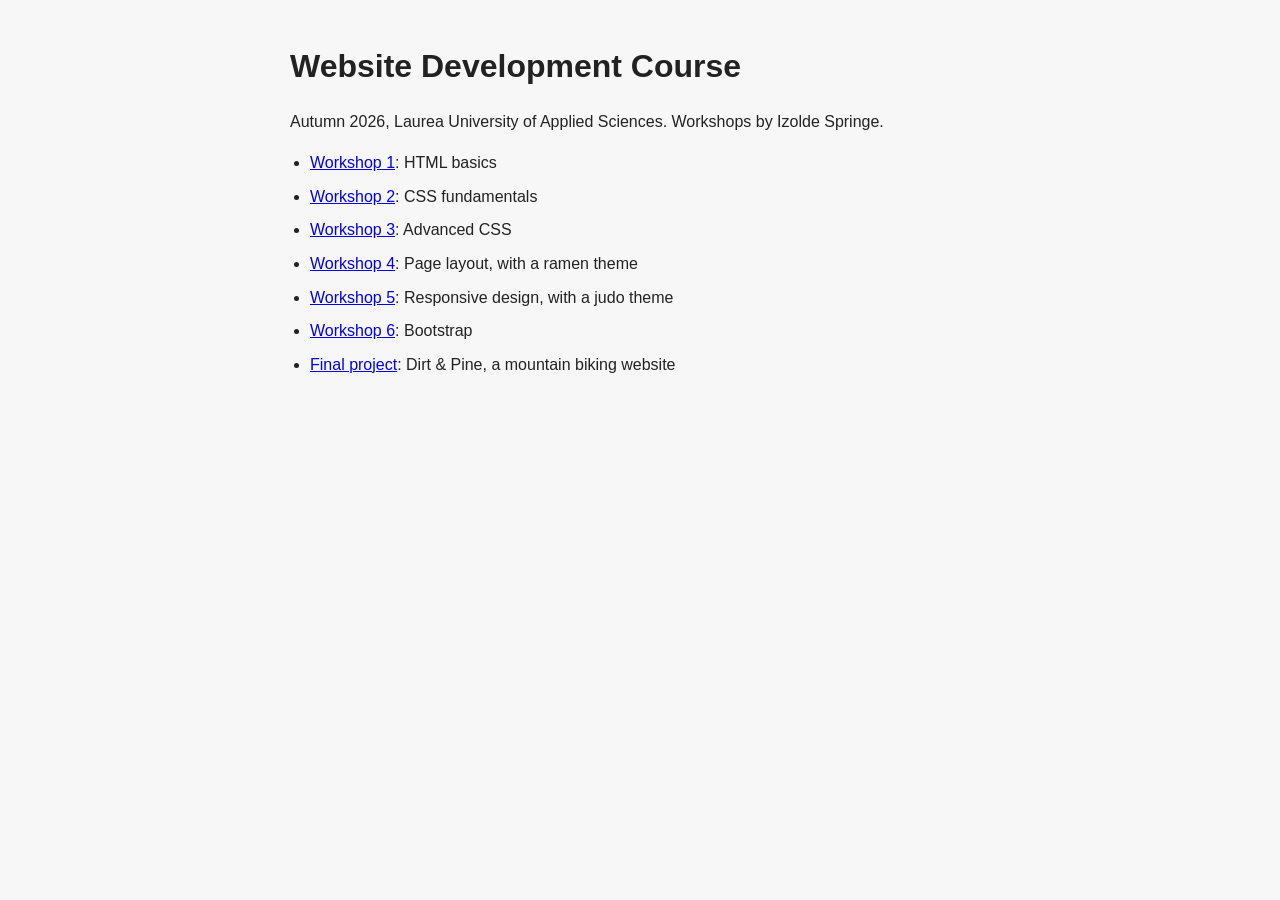
<file: index.html>
<!DOCTYPE html>
<html lang="en">
<head>
    <meta charset="UTF-8">
    <meta name="viewport" content="width=device-width, initial-scale=1.0">
    <title>Website Development Course 2026</title>
    <style>
        body {
            font-family: Arial, sans-serif;
            line-height: 1.6;
            max-width: 700px;
            margin: 0 auto;
            padding: 20px;
            color: #222;
            background-color: #f7f7f7;
        }

        h1 {
            margin-bottom: 0;
        }

        ul {
            padding-left: 20px;
        }

        li {
            margin-bottom: 8px;
        }
    </style>
</head>
<body>
    <h1>Website Development Course</h1>
    <p>Autumn 2026, Laurea University of Applied Sciences. Workshops by Izolde Springe.</p>

    <ul>
        <li><a href="WS01/">Workshop 1</a>: HTML basics</li>
        <li><a href="WS02/">Workshop 2</a>: CSS fundamentals</li>
        <li><a href="WS03/">Workshop 3</a>: Advanced CSS</li>
        <li><a href="WS04/">Workshop 4</a>: Page layout, with a ramen theme</li>
        <li><a href="WS05/">Workshop 5</a>: Responsive design, with a judo theme</li>
        <li><a href="WS06/">Workshop 6</a>: Bootstrap</li>
        <li><a href="final-project/">Final project</a>: Dirt &amp; Pine, a mountain biking website</li>
    </ul>
</body>
</html>
</file>
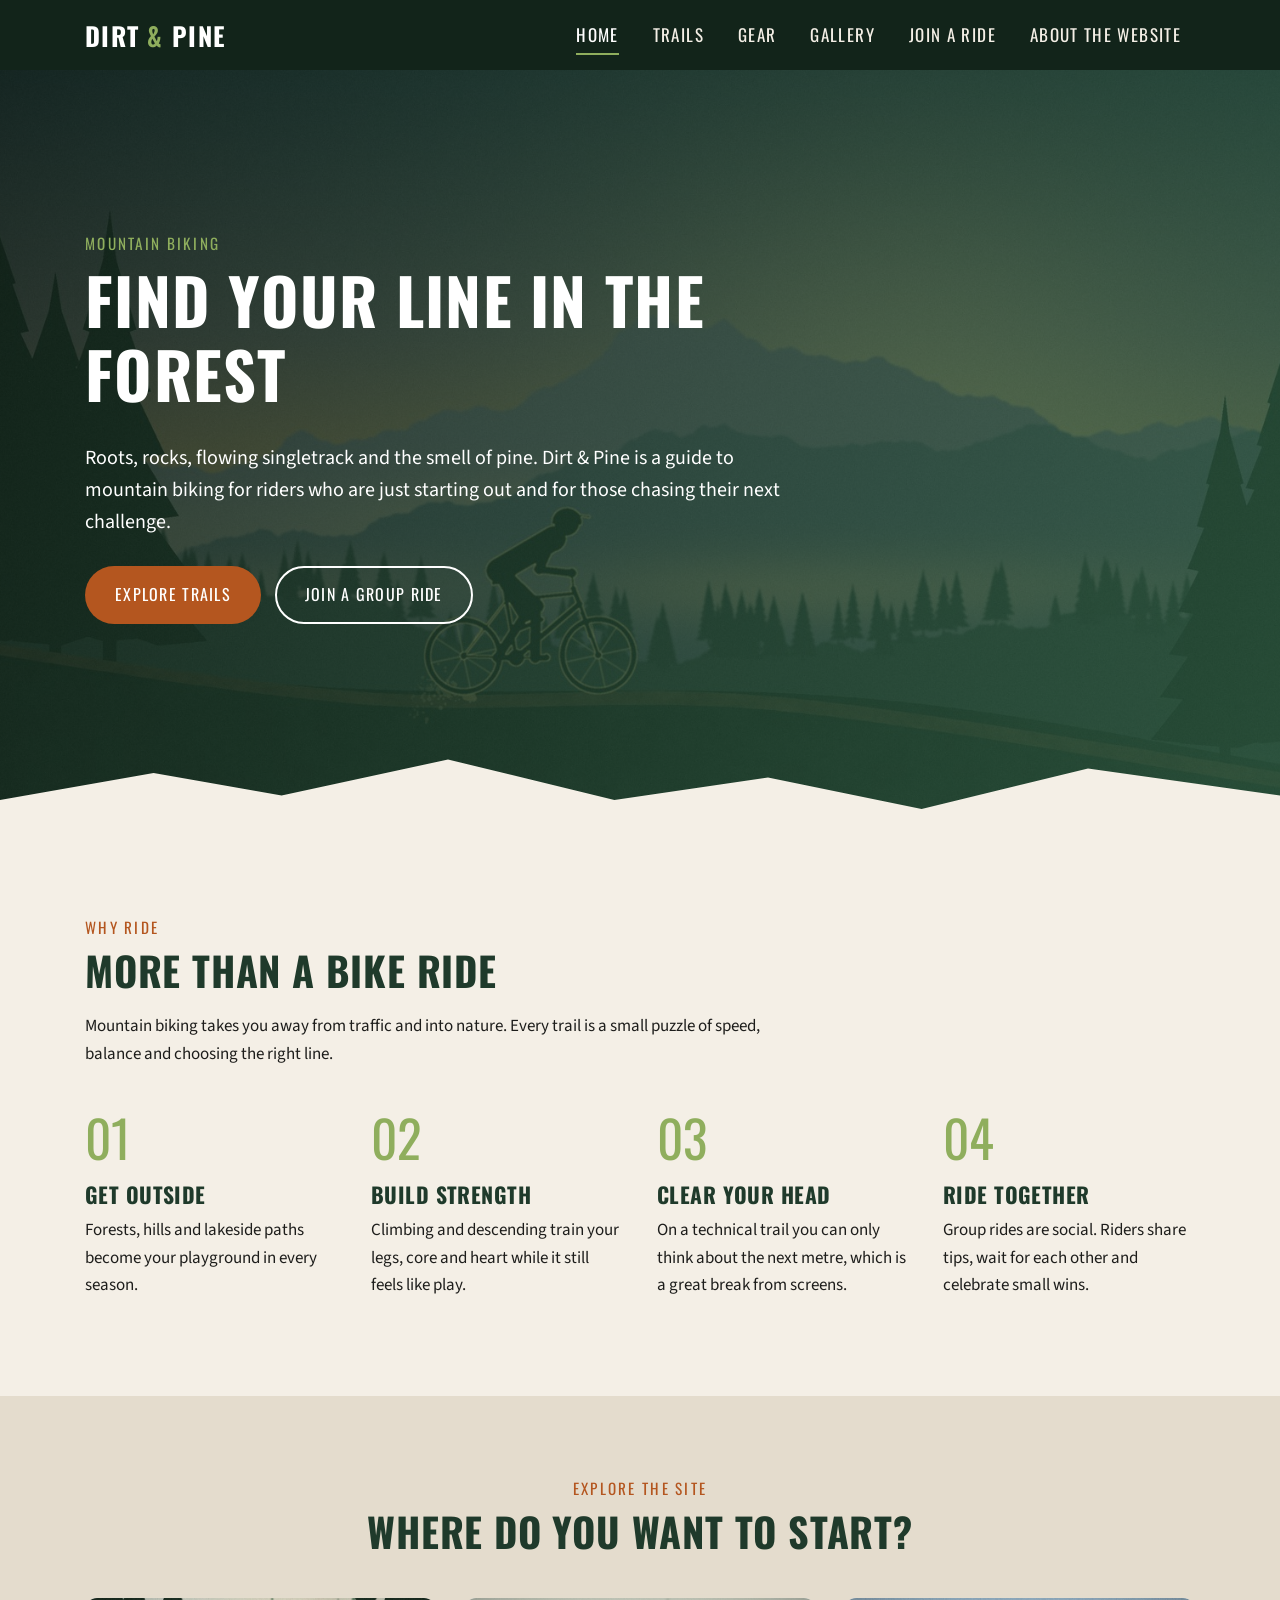
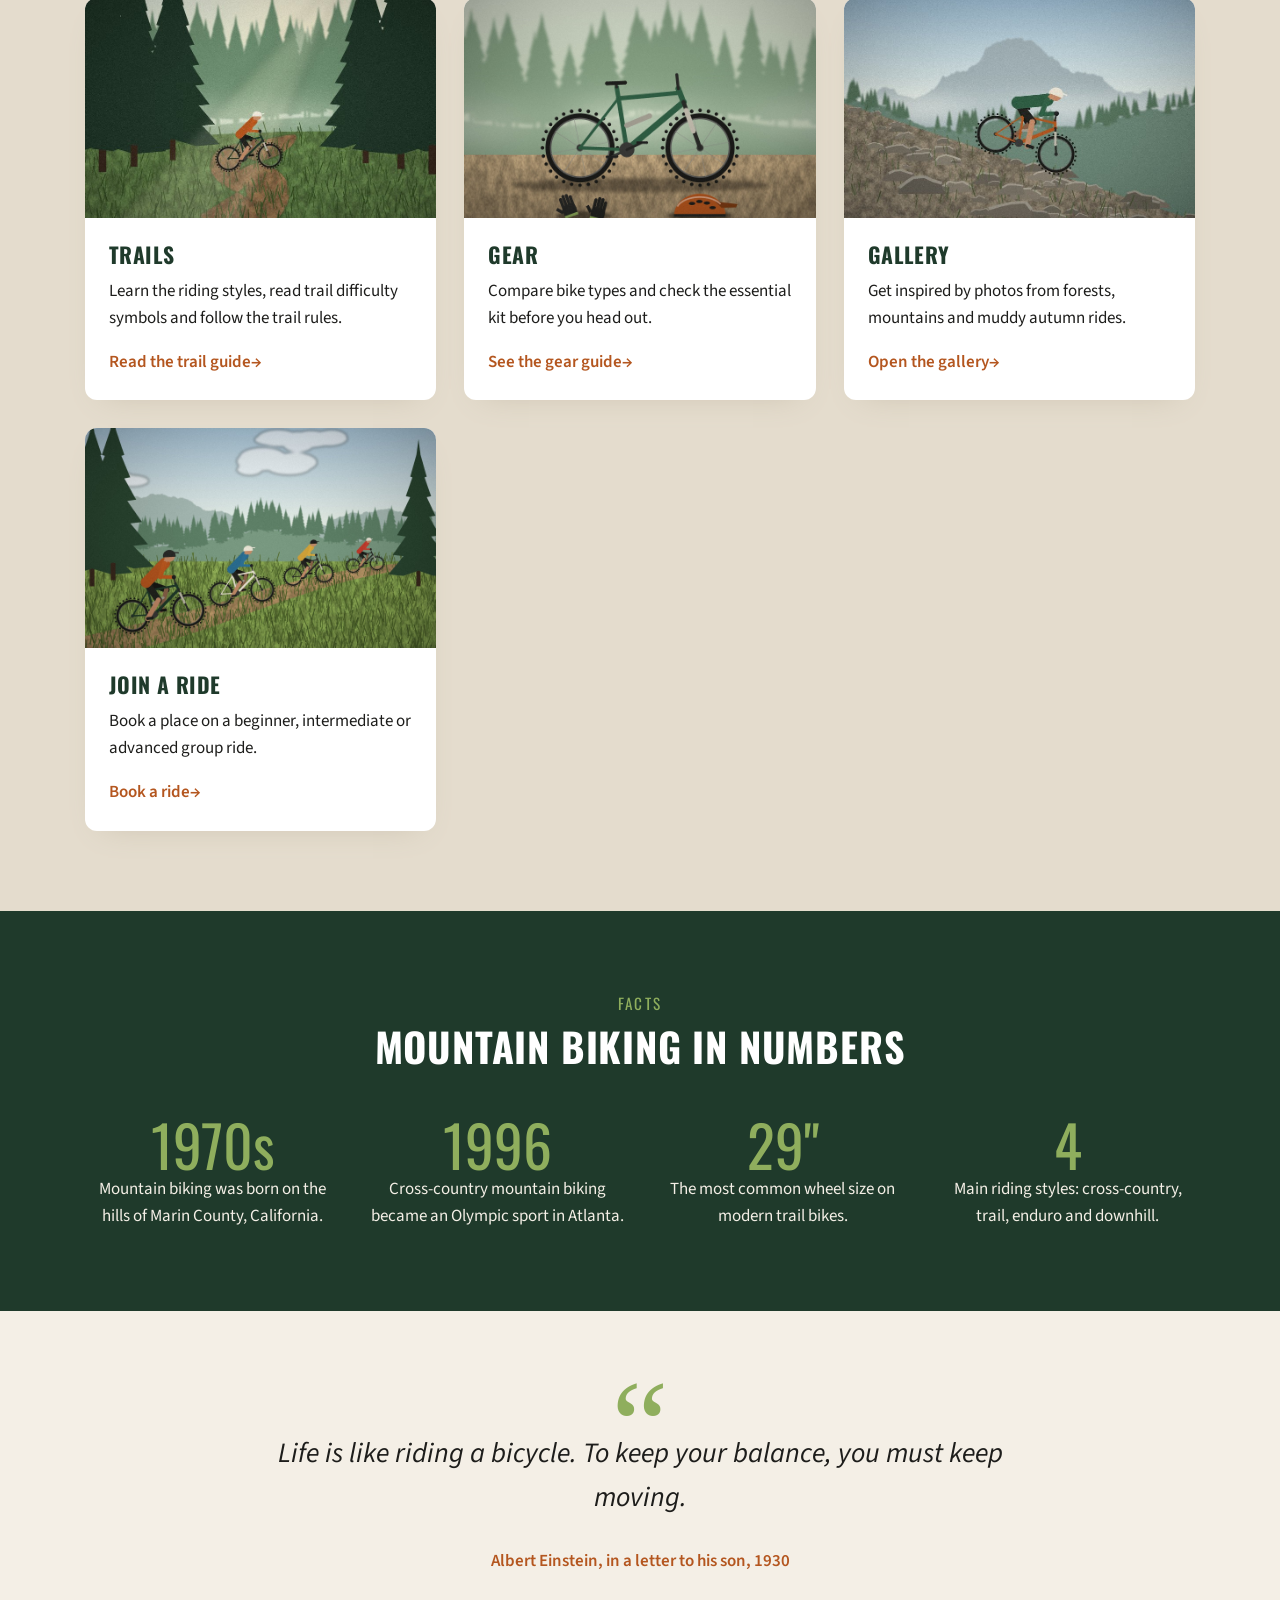
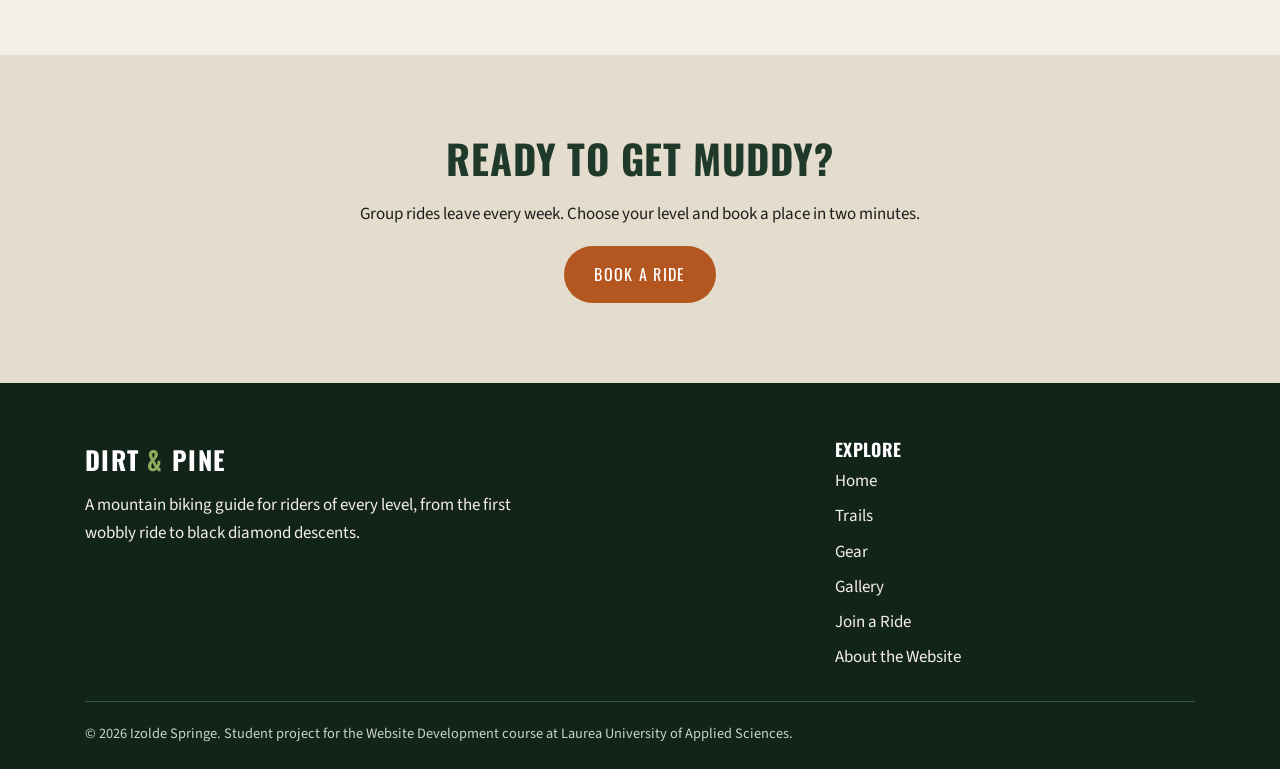
<file: final-project/index.html>
<!DOCTYPE html>
<html lang="en">
<head>
    <meta charset="UTF-8">
    <meta name="viewport" content="width=device-width, initial-scale=1.0">
    <meta name="description" content="Dirt &amp; Pine is a mountain biking site with trail guides, gear advice, a photo gallery and group rides for every level.">
    <title>Dirt &amp; Pine | Mountain Biking for Every Rider</title>
    <link rel="preconnect" href="https://fonts.googleapis.com">
    <link rel="preconnect" href="https://fonts.gstatic.com" crossorigin>
    <link href="https://fonts.googleapis.com/css2?family=Oswald:wght@500;700&amp;family=Source+Sans+3:ital,wght@0,400;0,600;1,400&amp;display=swap" rel="stylesheet">
    <link rel="stylesheet" href="css/style.css">
</head>
<body>
    <a class="skip-link" href="#main">Skip to content</a>

    <header class="site-header">
        <div class="container header-inner">
            <a class="logo" href="index.html">Dirt <span>&amp;</span> Pine</a>
            <input class="nav-toggle" type="checkbox" id="nav-toggle">
            <label class="nav-toggle-label" for="nav-toggle">
                <span class="hamburger"></span>
                <span class="visually-hidden">Menu</span>
            </label>
            <nav class="site-nav" aria-label="Main">
                <ul>
                    <li><a href="index.html" aria-current="page">Home</a></li>
                    <li><a href="trails.html">Trails</a></li>
                    <li><a href="gear.html">Gear</a></li>
                    <li><a href="gallery.html">Gallery</a></li>
                    <li><a href="join.html">Join a Ride</a></li>
                    <li><a href="about.html">About the Website</a></li>
                </ul>
            </nav>
        </div>
    </header>

    <main id="main">
        <section class="hero hero-home">
            <div class="container">
                <div class="hero-content">
                    <span class="eyebrow">Mountain biking</span>
                    <h1>Find your line in the forest</h1>
                    <p class="hero-text">
                        Roots, rocks, flowing singletrack and the smell of pine.
                        Dirt &amp; Pine is a guide to mountain biking for riders
                        who are just starting out and for those chasing their next challenge.
                    </p>
                    <div class="hero-actions">
                        <a class="btn btn-primary" href="trails.html">Explore trails</a>
                        <a class="btn btn-outline" href="join.html">Join a group ride</a>
                    </div>
                </div>
            </div>
        </section>

        <section class="section">
            <div class="container">
                <div class="section-intro">
                    <span class="eyebrow">Why ride</span>
                    <h2>More than a bike ride</h2>
                    <p>
                        Mountain biking takes you away from traffic and into nature.
                        Every trail is a small puzzle of speed, balance and choosing the right line.
                    </p>
                </div>
                <ol class="benefits">
                    <li>
                        <h3>Get outside</h3>
                        <p>Forests, hills and lakeside paths become your playground in every season.</p>
                    </li>
                    <li>
                        <h3>Build strength</h3>
                        <p>Climbing and descending train your legs, core and heart while it still feels like play.</p>
                    </li>
                    <li>
                        <h3>Clear your head</h3>
                        <p>On a technical trail you can only think about the next metre, which is a great break from screens.</p>
                    </li>
                    <li>
                        <h3>Ride together</h3>
                        <p>Group rides are social. Riders share tips, wait for each other and celebrate small wins.</p>
                    </li>
                </ol>
            </div>
        </section>

        <section class="section section-alt">
            <div class="container">
                <div class="section-intro text-center">
                    <span class="eyebrow">Explore the site</span>
                    <h2>Where do you want to start?</h2>
                </div>
                <div class="card-grid">
                    <article class="card">
                        <div class="card-image">
                            <img src="images/trail.jpg" alt="Rider on a narrow singletrack trail through the forest" width="800" height="533" loading="lazy">
                        </div>
                        <div class="card-body">
                            <h3>Trails</h3>
                            <p>Learn the riding styles, read trail difficulty symbols and follow the trail rules.</p>
                            <a class="card-link" href="trails.html">Read the trail guide</a>
                        </div>
                    </article>
                    <article class="card">
                        <div class="card-image">
                            <img src="images/gear.jpg" alt="Mountain bike, helmet and gloves ready for a ride" width="800" height="533" loading="lazy">
                        </div>
                        <div class="card-body">
                            <h3>Gear</h3>
                            <p>Compare bike types and check the essential kit before you head out.</p>
                            <a class="card-link" href="gear.html">See the gear guide</a>
                        </div>
                    </article>
                    <article class="card">
                        <div class="card-image">
                            <img src="images/gallery-1.jpg" alt="Mountain biker riding down a rocky descent" width="800" height="533" loading="lazy">
                        </div>
                        <div class="card-body">
                            <h3>Gallery</h3>
                            <p>Get inspired by photos from forests, mountains and muddy autumn rides.</p>
                            <a class="card-link" href="gallery.html">Open the gallery</a>
                        </div>
                    </article>
                    <article class="card">
                        <div class="card-image">
                            <img src="images/gallery-6.jpg" alt="Group of mountain bikers riding together" width="800" height="533" loading="lazy">
                        </div>
                        <div class="card-body">
                            <h3>Join a ride</h3>
                            <p>Book a place on a beginner, intermediate or advanced group ride.</p>
                            <a class="card-link" href="join.html">Book a ride</a>
                        </div>
                    </article>
                </div>
            </div>
        </section>

        <section class="section section-dark">
            <div class="container">
                <div class="section-intro text-center">
                    <span class="eyebrow">Facts</span>
                    <h2>Mountain biking in numbers</h2>
                </div>
                <ul class="stats">
                    <li>
                        <span class="stat-number">1970s</span>
                        Mountain biking was born on the hills of Marin County, California.
                    </li>
                    <li>
                        <span class="stat-number">1996</span>
                        Cross-country mountain biking became an Olympic sport in Atlanta.
                    </li>
                    <li>
                        <span class="stat-number">29&quot;</span>
                        The most common wheel size on modern trail bikes.
                    </li>
                    <li>
                        <span class="stat-number">4</span>
                        Main riding styles: cross-country, trail, enduro and downhill.
                    </li>
                </ul>
            </div>
        </section>

        <div class="section">
            <div class="container">
                <figure class="quote-block">
                    <blockquote>
                        <p>Life is like riding a bicycle. To keep your balance, you must keep moving.</p>
                    </blockquote>
                    <figcaption>Albert Einstein, in a letter to his son, 1930</figcaption>
                </figure>
            </div>
        </div>

        <section class="section section-alt">
            <div class="container text-center">
                <h2>Ready to get muddy?</h2>
                <p>Group rides leave every week. Choose your level and book a place in two minutes.</p>
                <a class="btn btn-primary" href="join.html">Book a ride</a>
            </div>
        </section>
    </main>

    <footer class="site-footer">
        <div class="container">
            <div class="footer-inner">
                <div>
                    <a class="logo" href="index.html">Dirt <span>&amp;</span> Pine</a>
                    <p class="footer-text">A mountain biking guide for riders of every level, from the first wobbly ride to black diamond descents.</p>
                </div>
                <nav class="footer-nav" aria-label="Footer">
                    <h2 class="footer-heading">Explore</h2>
                    <ul>
                        <li><a href="index.html">Home</a></li>
                        <li><a href="trails.html">Trails</a></li>
                        <li><a href="gear.html">Gear</a></li>
                        <li><a href="gallery.html">Gallery</a></li>
                        <li><a href="join.html">Join a Ride</a></li>
                        <li><a href="about.html">About the Website</a></li>
                    </ul>
                </nav>
            </div>
            <p class="footer-bottom">&copy; 2026 Izolde Springe. Student project for the Website Development course at Laurea University of Applied Sciences.</p>
        </div>
    </footer>
</body>
</html>
</file>
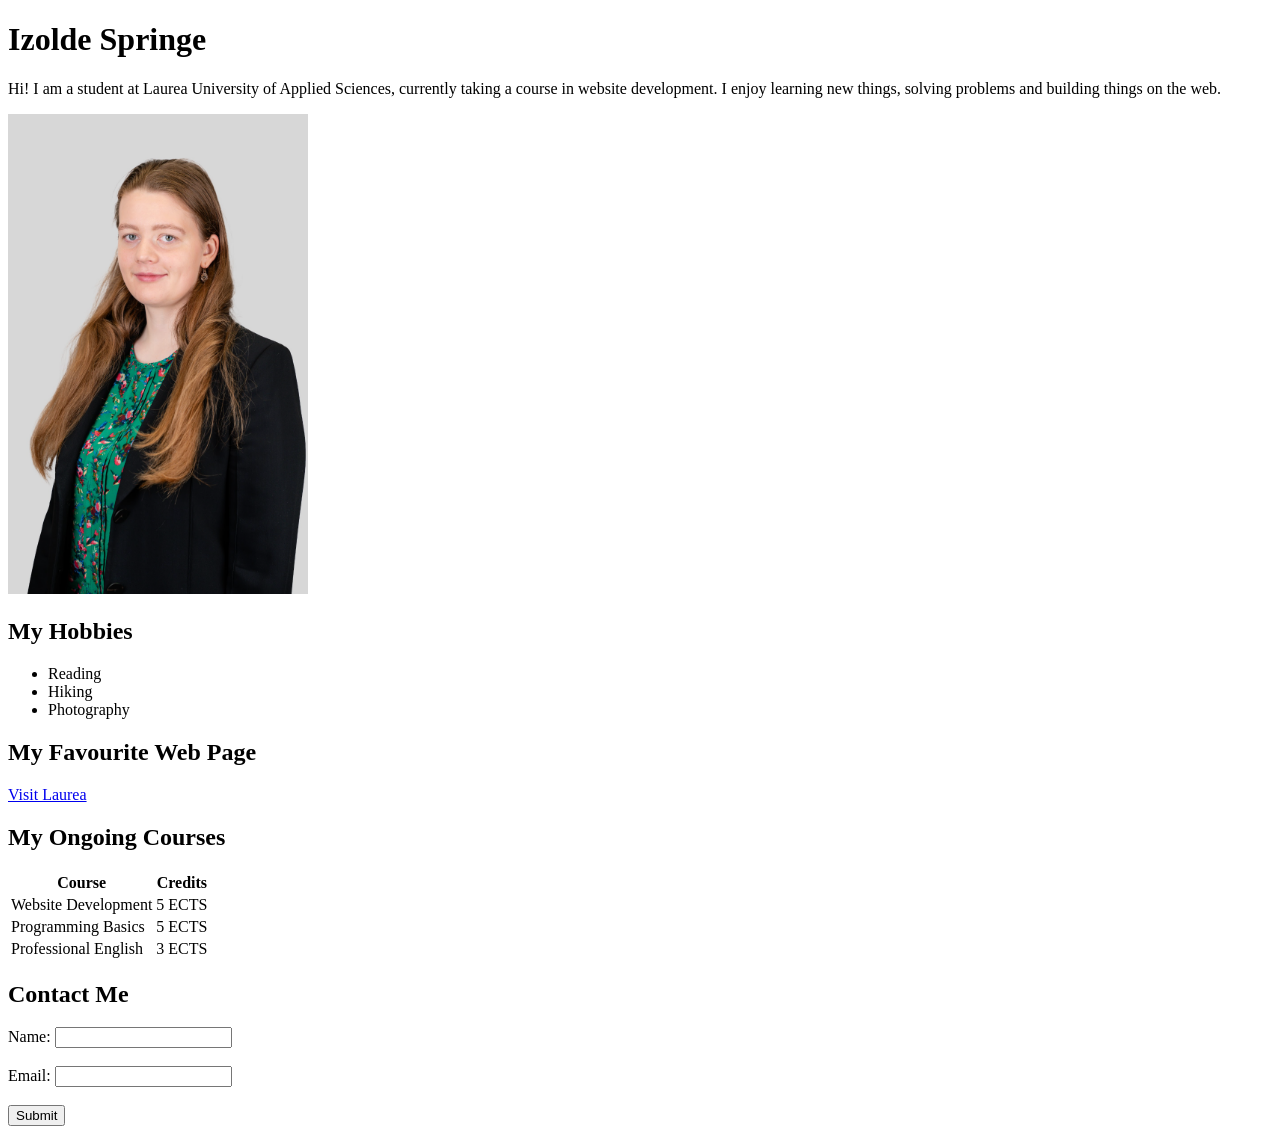
<file: WS01/index.html>
<!DOCTYPE html>
<html lang="en">
<head>
    <meta charset="UTF-8">
    <meta name="viewport" content="width=device-width, initial-scale=1.0">
    <title>My First HTML Page</title>
</head>
<body>
    <!-- Task 1: Heading, paragraph and image -->
    <h1>Izolde Springe</h1>
    <p>
        Hi! I am a student at Laurea University of Applied Sciences, currently
        taking a course in website development. I enjoy learning new things,
        solving problems and building things on the web.
    </p>
    <img src="IzoldeSpringe.png" alt="Portrait photo of Izolde Springe" width="300">

    <!-- Task 2: Unordered list of hobbies -->
    <h2>My Hobbies</h2>
    <ul>
        <li>Reading</li>
        <li>Hiking</li>
        <li>Photography</li>
    </ul>

    <!-- Task 3: Link to a favourite web page -->
    <h2>My Favourite Web Page</h2>
    <p><a href="https://www.laurea.fi">Visit Laurea</a></p>

    <!-- Task 4: Table of ongoing courses -->
    <h2>My Ongoing Courses</h2>
    <table>
        <tr>
            <th>Course</th>
            <th>Credits</th>
        </tr>
        <tr>
            <td>Website Development</td>
            <td>5 ECTS</td>
        </tr>
        <tr>
            <td>Programming Basics</td>
            <td>5 ECTS</td>
        </tr>
        <tr>
            <td>Professional English</td>
            <td>3 ECTS</td>
        </tr>
    </table>

    <!-- Task 4: Contact form -->
    <h2>Contact Me</h2>
    <form>
        <label for="name">Name:</label>
        <input type="text" id="name" name="name"><br><br>
        <label for="email">Email:</label>
        <input type="email" id="email" name="email"><br><br>
        <input type="submit" value="Submit">
    </form>
</body>
</html>
</file>
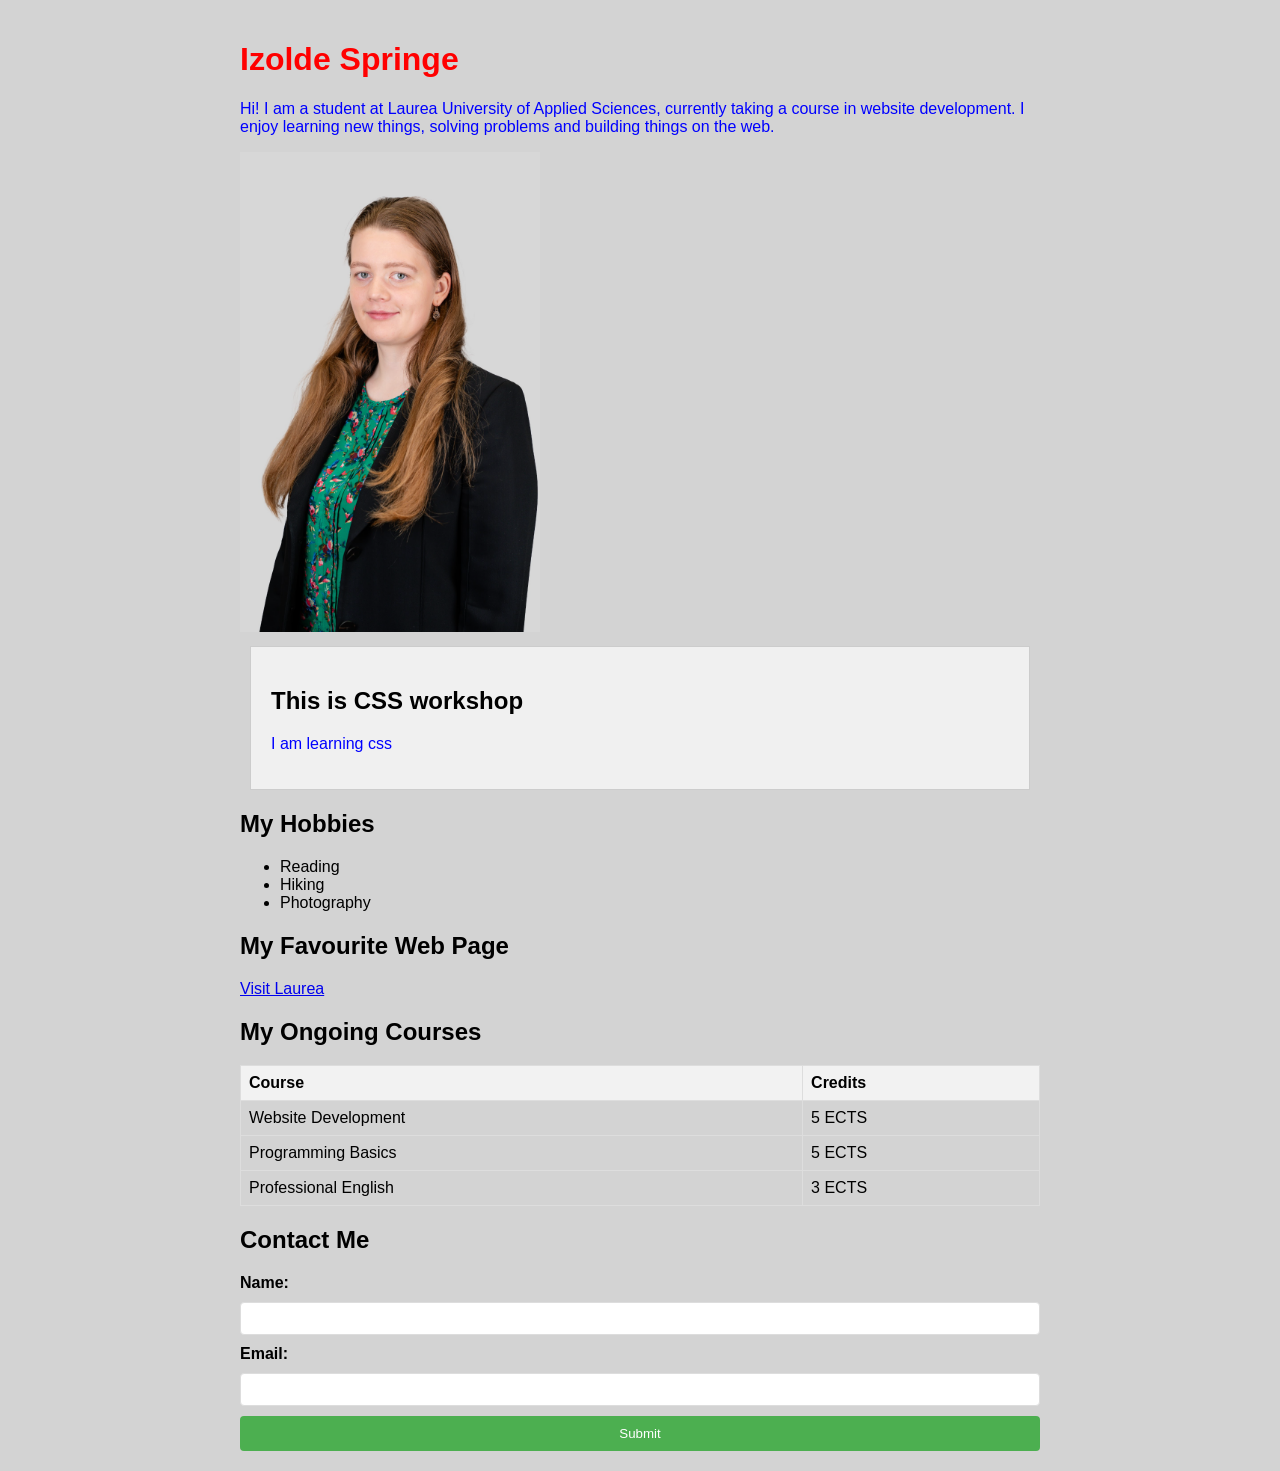
<file: WS02/index.html>
<!DOCTYPE html>
<html lang="en">
<head>
    <meta charset="UTF-8">
    <meta name="viewport" content="width=device-width, initial-scale=1.0">
    <title>My First HTML Page</title>

    <!-- Task 1: External CSS -->
    <link rel="stylesheet" href="styles.css">

    <!-- Task 1: Internal CSS -->
    <style>
        h1 {
            color: green;
        }
    </style>
</head>
<body>
    <!-- Task 1: Heading, paragraph and image -->
    <!-- Task 1: Inline CSS (overrides the internal rule for h1) -->
    <h1 style="color: red;">Izolde Springe</h1>
    <p>
        Hi! I am a student at Laurea University of Applied Sciences, currently
        taking a course in website development. I enjoy learning new things,
        solving problems and building things on the web.
    </p>
    <img src="../WS01/IzoldeSpringe.png" alt="Portrait photo of Izolde Springe" width="300">

    <!-- Task 3: Div with padding and margin -->
    <div class="content-box">
        <h2>This is CSS workshop</h2>
        <p>I am learning css</p>
    </div>

    <!-- Task 2: Unordered list of hobbies -->
    <h2>My Hobbies</h2>
    <ul>
        <li>Reading</li>
        <li>Hiking</li>
        <li>Photography</li>
    </ul>

    <!-- Task 3: Link to a favourite web page -->
    <h2>My Favourite Web Page</h2>
    <p><a href="https://www.laurea.fi">Visit Laurea</a></p>

    <!-- Task 4: Table of ongoing courses -->
    <h2>My Ongoing Courses</h2>
    <table>
        <tr>
            <th>Course</th>
            <th>Credits</th>
        </tr>
        <tr>
            <td>Website Development</td>
            <td>5 ECTS</td>
        </tr>
        <tr>
            <td>Programming Basics</td>
            <td>5 ECTS</td>
        </tr>
        <tr>
            <td>Professional English</td>
            <td>3 ECTS</td>
        </tr>
    </table>

    <!-- Task 4: Contact form -->
    <h2>Contact Me</h2>
    <form>
        <label for="name">Name:</label>
        <input type="text" id="name" name="name">
        <label for="email">Email:</label>
        <input type="email" id="email" name="email">
        <input type="submit" value="Submit">
    </form>
</body>
</html>
</file>
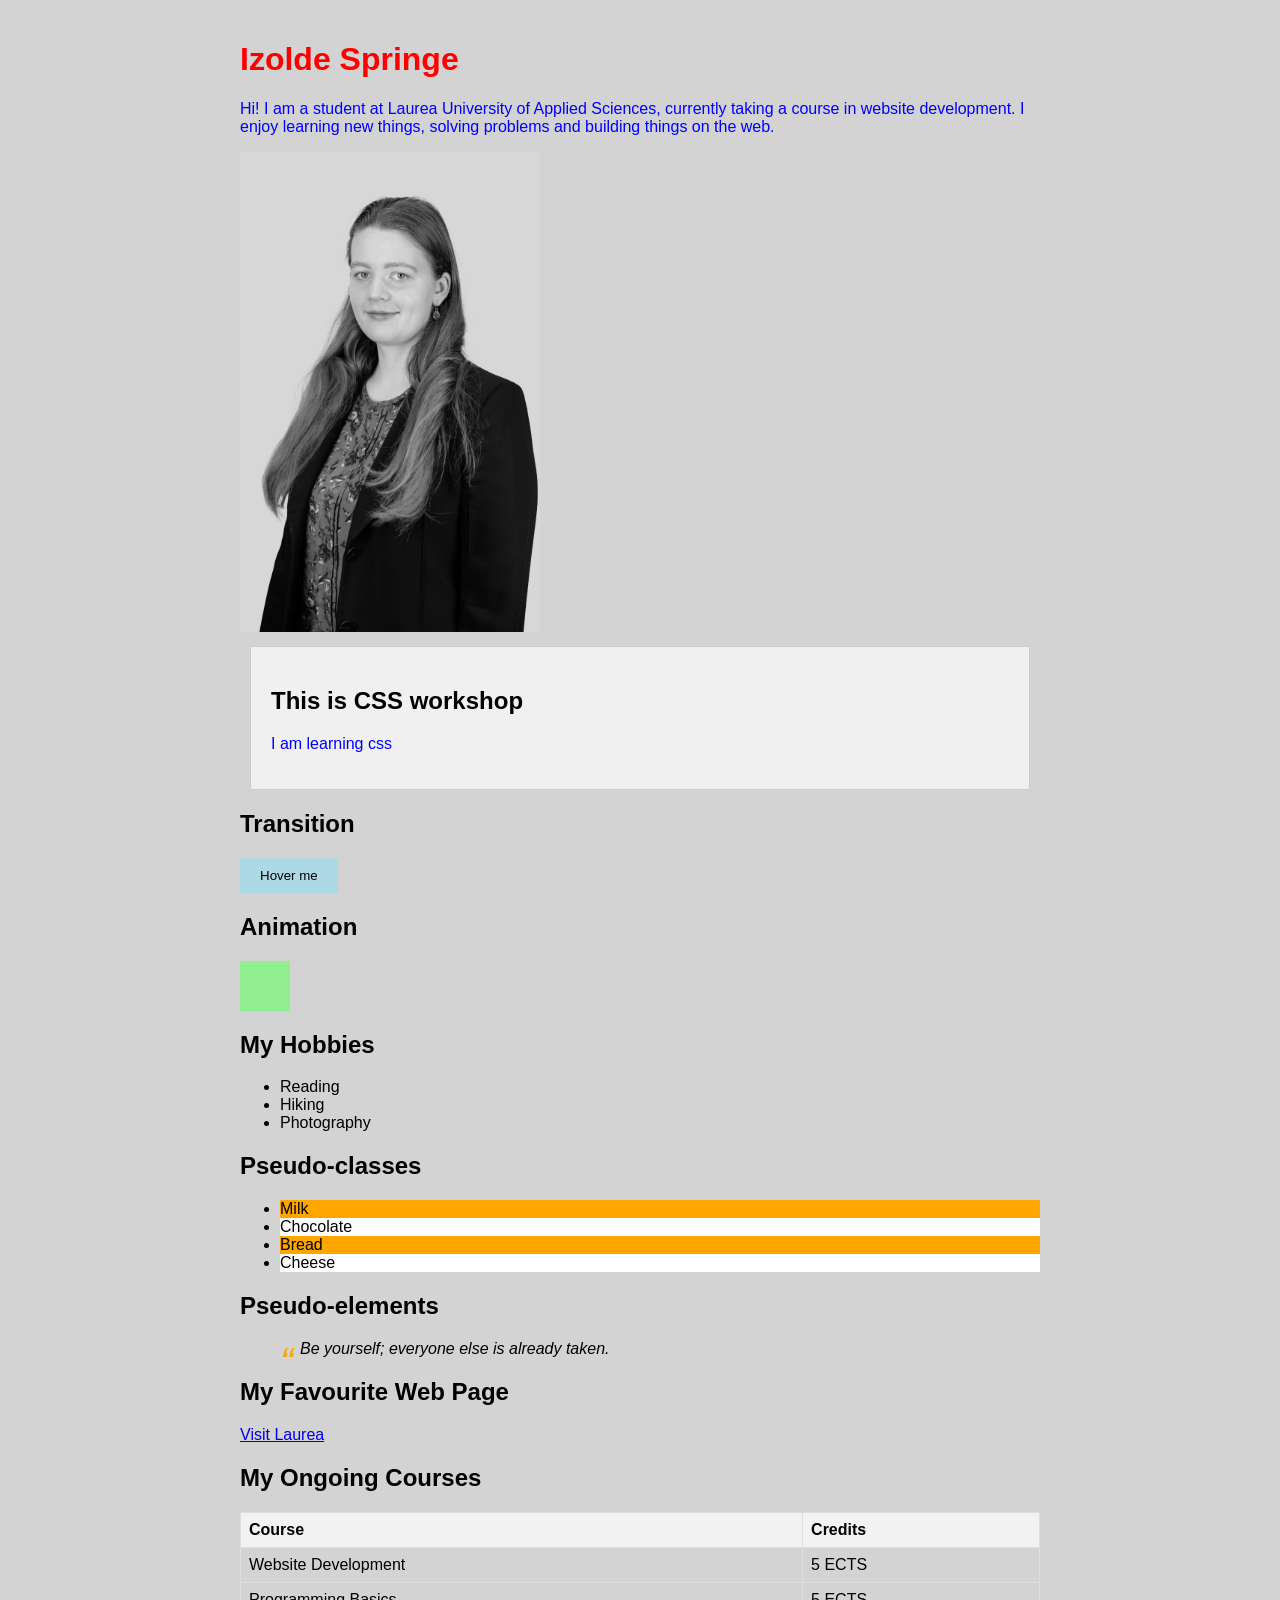
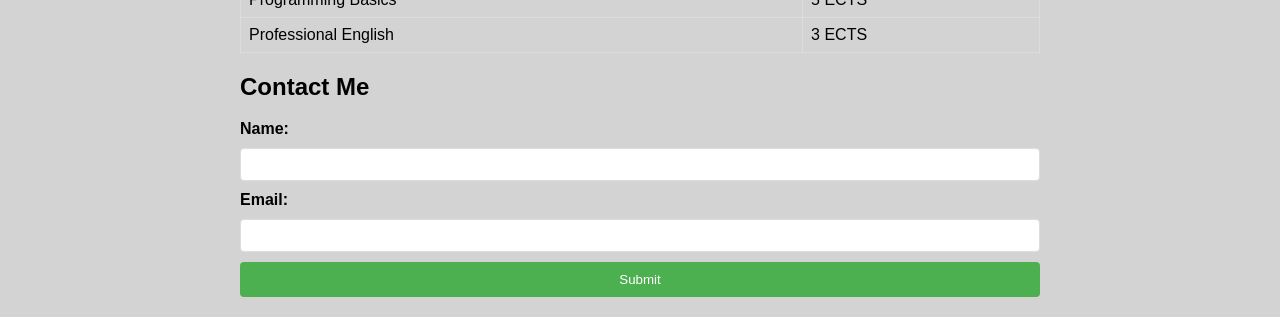
<file: WS03/index.html>
<!DOCTYPE html>
<html lang="en">
<head>
    <meta charset="UTF-8">
    <meta name="viewport" content="width=device-width, initial-scale=1.0">
    <title>My First HTML Page</title>

    <!-- External CSS -->
    <link rel="stylesheet" href="styles.css">

    <!-- Internal CSS -->
    <style>
        h1 {
            color: green;
        }
    </style>
</head>
<body>
    <!-- Heading, paragraph and image -->
    <!-- Inline CSS (overrides the internal rule for h1) -->
    <h1 style="color: red;">Izolde Springe</h1>
    <p>
        Hi! I am a student at Laurea University of Applied Sciences, currently
        taking a course in website development. I enjoy learning new things,
        solving problems and building things on the web.
    </p>

    <!-- WS03 Task 4: Grayscale filter, removed on hover -->
    <img class="filter-image" src="../WS01/IzoldeSpringe.png" alt="Portrait photo of Izolde Springe" width="300">

    <!-- WS02 Task 3: Div with padding and margin -->
    <div class="content-box">
        <h2>This is CSS workshop</h2>
        <p>I am learning css</p>
    </div>

    <!-- WS03 Task 1: Transition on hover -->
    <h2>Transition</h2>
    <button class="transition-button">Hover me</button>

    <!-- WS03 Task 2: Animation -->
    <h2>Animation</h2>
    <div class="animation-box"></div>

    <!-- Unordered list of hobbies -->
    <h2>My Hobbies</h2>
    <ul>
        <li>Reading</li>
        <li>Hiking</li>
        <li>Photography</li>
    </ul>

    <!-- WS03 Task 3: Pseudo-classes -->
    <h2>Pseudo-classes</h2>
    <ul class="pseudo-list">
        <li>Milk</li>
        <li>Chocolate</li>
        <li>Bread</li>
        <li>Cheese</li>
    </ul>

    <!-- WS03 Task 5: Pseudo-elements -->
    <h2>Pseudo-elements</h2>
    <blockquote class="quote">
        Be yourself; everyone else is already taken.
    </blockquote>

    <!-- Link to a favourite web page -->
    <h2>My Favourite Web Page</h2>
    <p><a href="https://www.laurea.fi">Visit Laurea</a></p>

    <!-- Table of ongoing courses -->
    <h2>My Ongoing Courses</h2>
    <table>
        <tr>
            <th>Course</th>
            <th>Credits</th>
        </tr>
        <tr>
            <td>Website Development</td>
            <td>5 ECTS</td>
        </tr>
        <tr>
            <td>Programming Basics</td>
            <td>5 ECTS</td>
        </tr>
        <tr>
            <td>Professional English</td>
            <td>3 ECTS</td>
        </tr>
    </table>

    <!-- Contact form -->
    <h2>Contact Me</h2>
    <form>
        <label for="name">Name:</label>
        <input type="text" id="name" name="name">
        <label for="email">Email:</label>
        <input type="email" id="email" name="email">
        <input type="submit" value="Submit">
    </form>
</body>
</html>
</file>
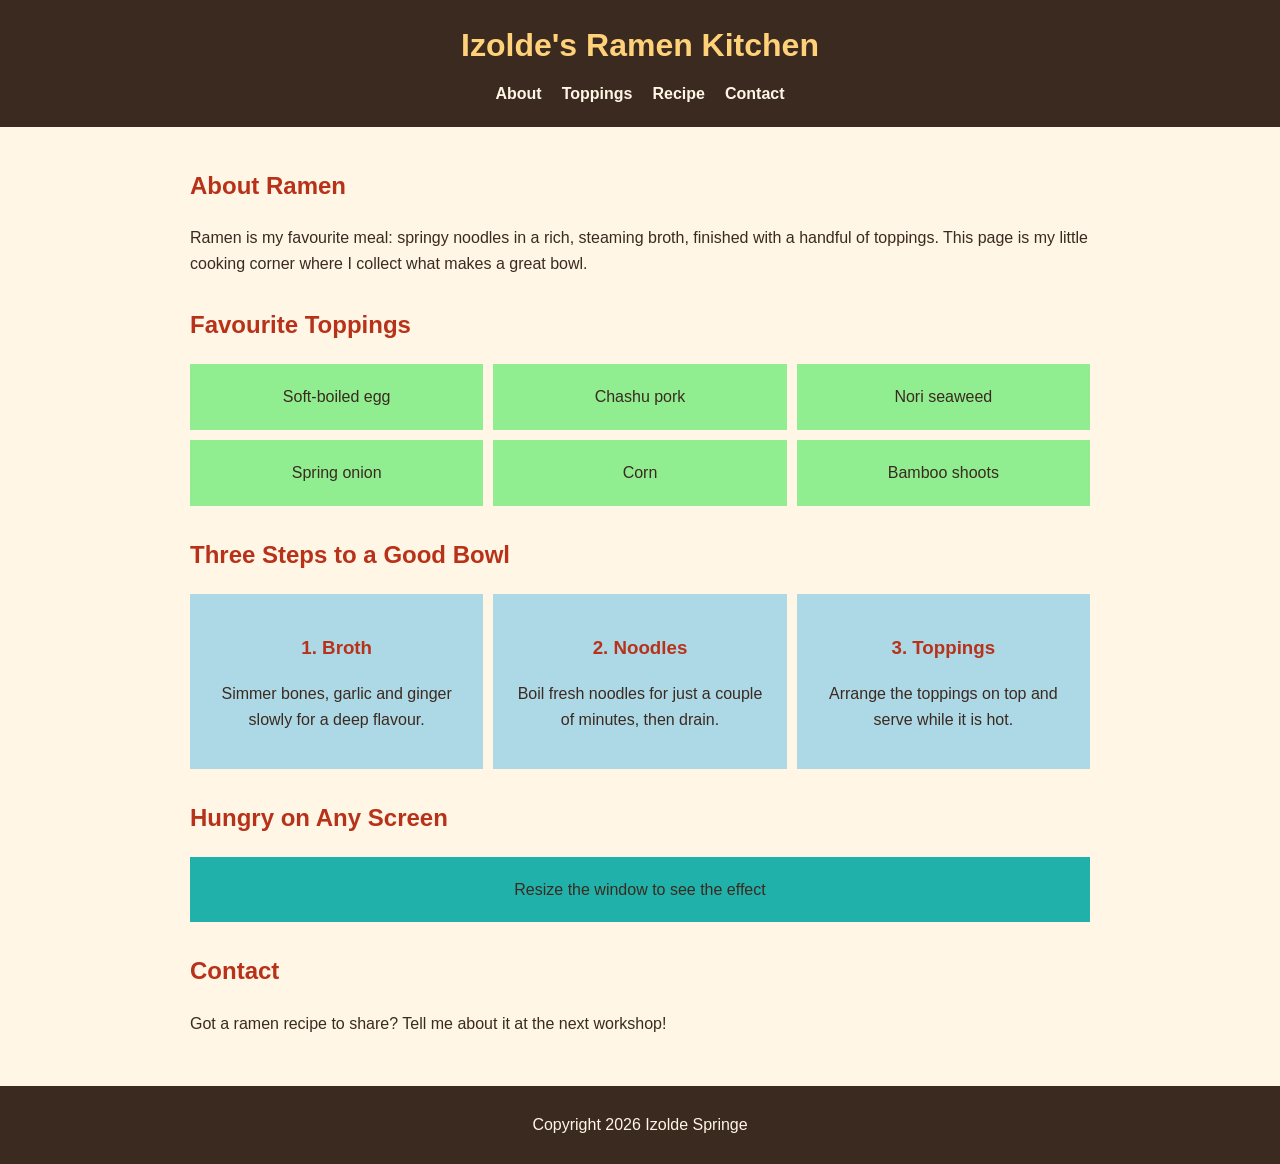
<file: WS04/index.html>
<!DOCTYPE html>
<html lang="en">
<head>
    <meta charset="UTF-8">
    <meta name="viewport" content="width=device-width, initial-scale=1.0">
    <title>Izolde's Ramen Kitchen</title>
    <link rel="stylesheet" href="styles.css">
</head>
<body>
    <!-- Task 1: Semantic elements with navigation -->
    <header>
        <h1>Izolde's Ramen Kitchen</h1>
        <nav>
            <ul>
                <li><a href="#about">About</a></li>
                <li><a href="#toppings">Toppings</a></li>
                <li><a href="#recipe">Recipe</a></li>
                <li><a href="#contact">Contact</a></li>
            </ul>
        </nav>
    </header>

    <main>
        <section id="about">
            <h2>About Ramen</h2>
            <p>
                Ramen is my favourite meal: springy noodles in a rich, steaming
                broth, finished with a handful of toppings. This page is my
                little cooking corner where I collect what makes a great bowl.
            </p>
        </section>

        <!-- Task 2: Grid layout, two rows and three columns -->
        <section id="toppings">
            <h2>Favourite Toppings</h2>
            <div class="grid-container">
                <div class="grid-item">Soft-boiled egg</div>
                <div class="grid-item">Chashu pork</div>
                <div class="grid-item">Nori seaweed</div>
                <div class="grid-item">Spring onion</div>
                <div class="grid-item">Corn</div>
                <div class="grid-item">Bamboo shoots</div>
            </div>
        </section>

        <!-- Task 3: Flexbox layout, three boxes in a row -->
        <section id="recipe">
            <h2>Three Steps to a Good Bowl</h2>
            <div class="flex-container">
                <div class="box">
                    <h3>1. Broth</h3>
                    <p>Simmer bones, garlic and ginger slowly for a deep flavour.</p>
                </div>
                <div class="box">
                    <h3>2. Noodles</h3>
                    <p>Boil fresh noodles for just a couple of minutes, then drain.</p>
                </div>
                <div class="box">
                    <h3>3. Toppings</h3>
                    <p>Arrange the toppings on top and serve while it is hot.</p>
                </div>
            </div>
        </section>

        <!-- Task 4: Media query colour change -->
        <section id="resize">
            <h2>Hungry on Any Screen</h2>
            <div class="responsive-box">Resize the window to see the effect</div>
        </section>

        <section id="contact">
            <h2>Contact</h2>
            <p>Got a ramen recipe to share? Tell me about it at the next workshop!</p>
        </section>
    </main>

    <footer>
        <p>Copyright 2026 Izolde Springe</p>
    </footer>
</body>
</html>
</file>
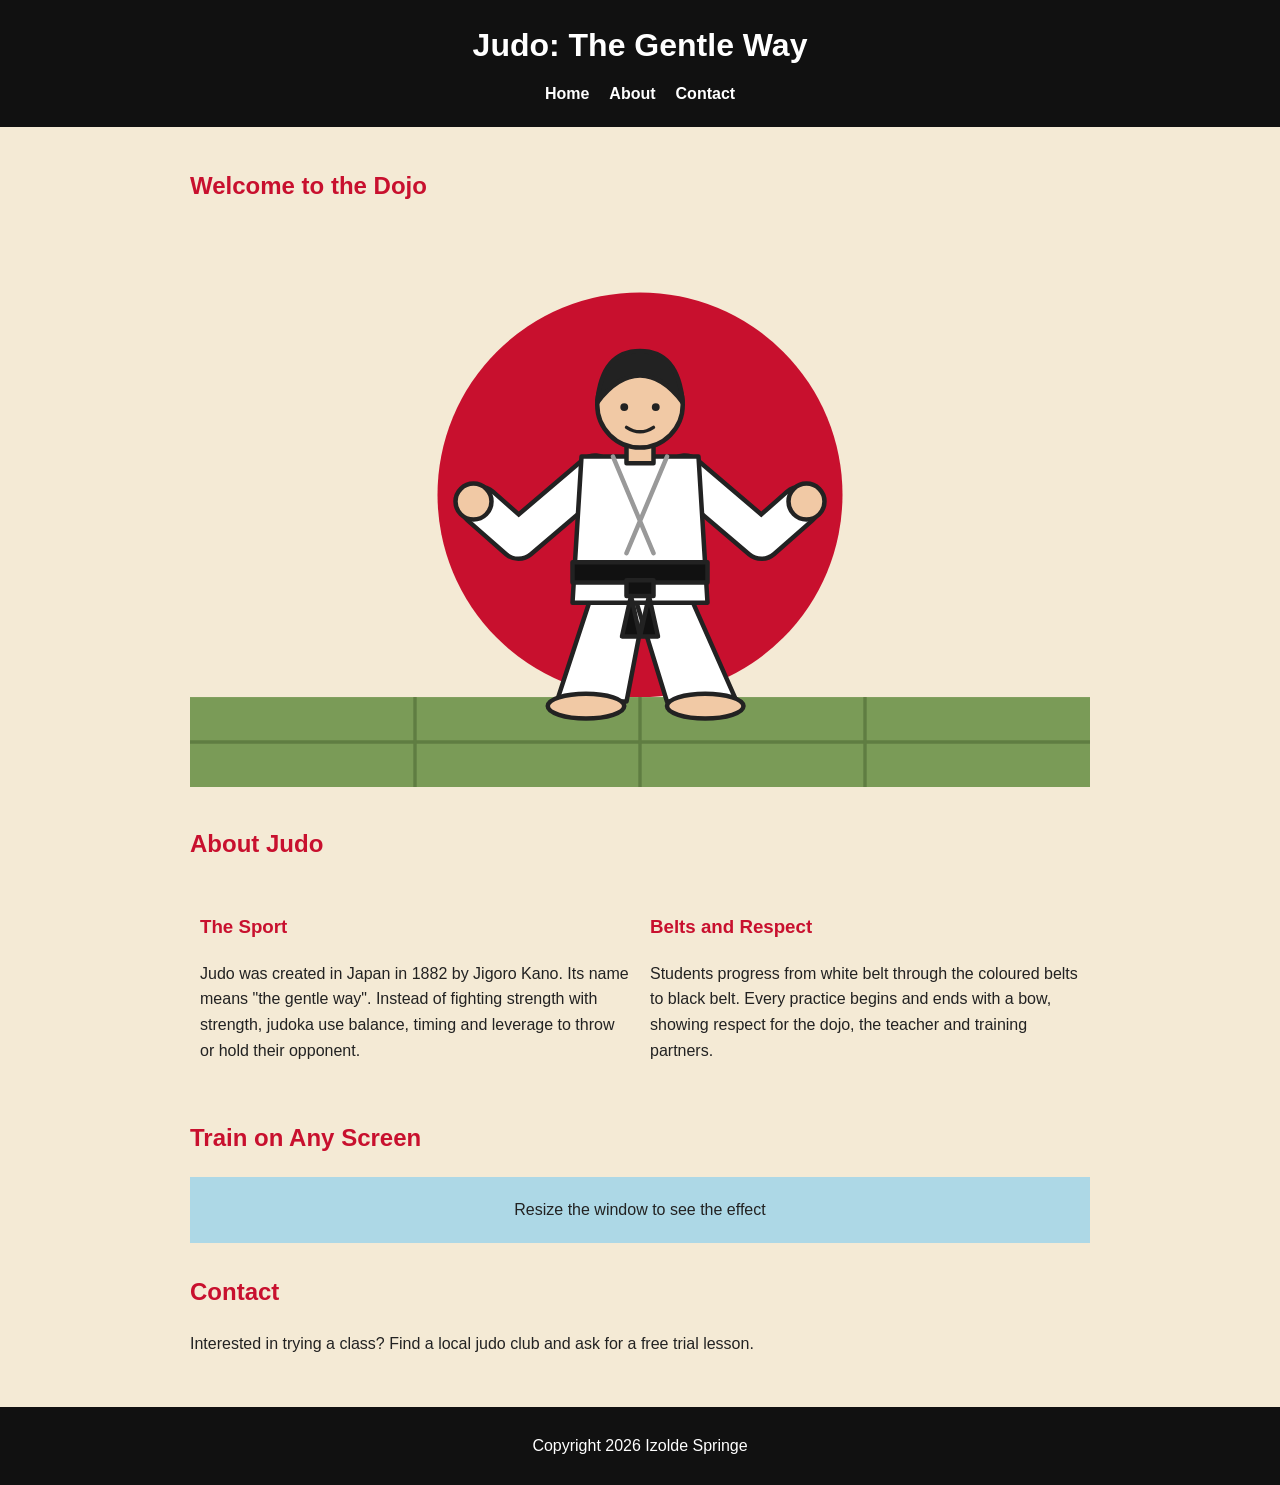
<file: WS05/index.html>
<!DOCTYPE html>
<html lang="en">
<head>
    <meta charset="UTF-8">
    <meta name="viewport" content="width=device-width, initial-scale=1.0">
    <title>Judo: The Gentle Way</title>
    <link rel="stylesheet" href="styles.css">
</head>
<body>
    <header>
        <h1>Judo: The Gentle Way</h1>

        <!-- Task 4: Responsive navigation bar -->
        <nav class="responsive-nav">
            <button class="menu-toggle">&#9776; Menu</button>
            <ul class="nav-list">
                <li><a href="#home">Home</a></li>
                <li><a href="#about">About</a></li>
                <li><a href="#contact">Contact</a></li>
            </ul>
        </nav>
    </header>

    <main>
        <section id="home">
            <h2>Welcome to the Dojo</h2>

            <!-- Task 2: Responsive image -->
            <img src="judo.svg" alt="Illustration of a judoka in a white gi and black belt, standing on a tatami mat" class="responsive-image">
        </section>

        <!-- Task 1: Responsive two-column layout -->
        <section id="about">
            <h2>About Judo</h2>
            <div class="responsive-container">
                <div class="column">
                    <h3>The Sport</h3>
                    <p>
                        Judo was created in Japan in 1882 by Jigoro Kano. Its name
                        means "the gentle way". Instead of fighting strength with
                        strength, judoka use balance, timing and leverage to throw
                        or hold their opponent.
                    </p>
                </div>
                <div class="column">
                    <h3>Belts and Respect</h3>
                    <p>
                        Students progress from white belt through the coloured belts
                        to black belt. Every practice begins and ends with a bow,
                        showing respect for the dojo, the teacher and training partners.
                    </p>
                </div>
            </div>
        </section>

        <!-- Task 3: Media query colour change -->
        <section id="resize">
            <h2>Train on Any Screen</h2>
            <div class="media-query-box">Resize the window to see the effect</div>
        </section>

        <section id="contact">
            <h2>Contact</h2>
            <p>Interested in trying a class? Find a local judo club and ask for a free trial lesson.</p>
        </section>
    </main>

    <footer>
        <p>Copyright 2026 Izolde Springe</p>
    </footer>
</body>
</html>
</file>
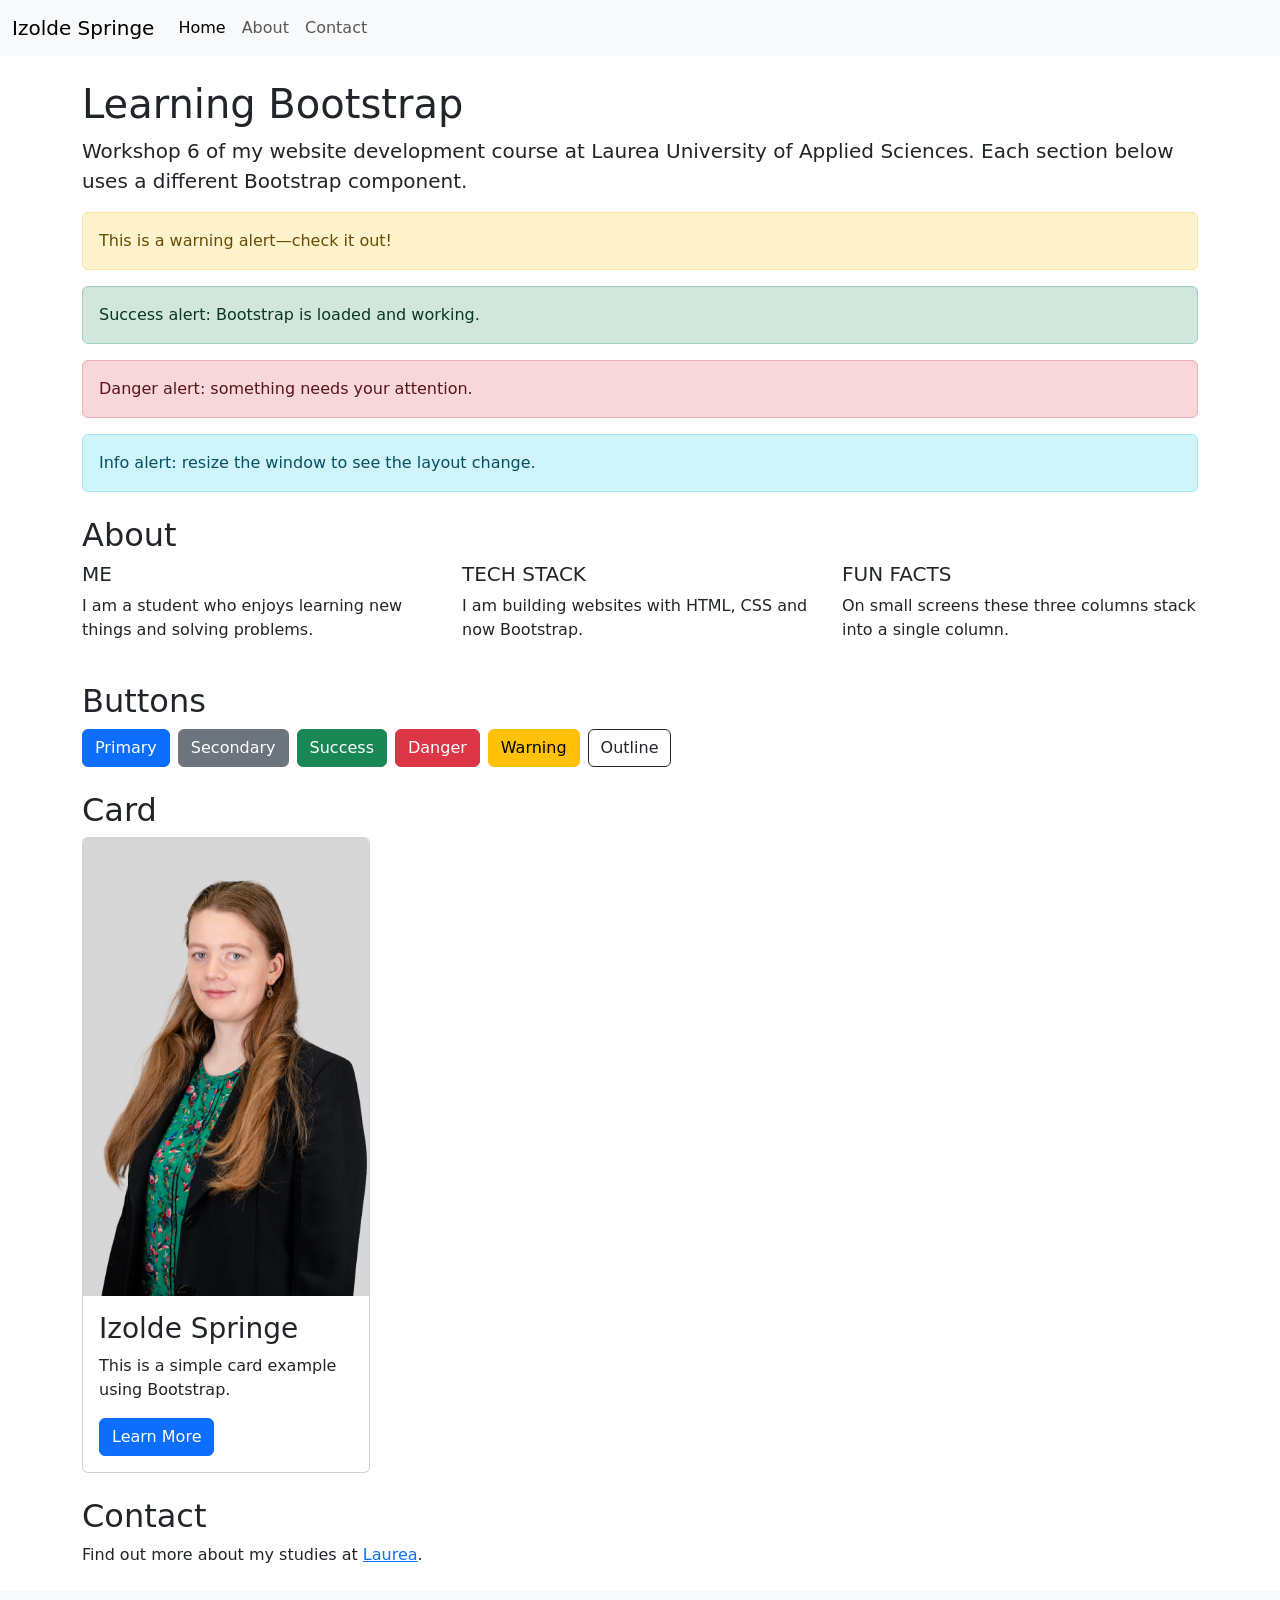
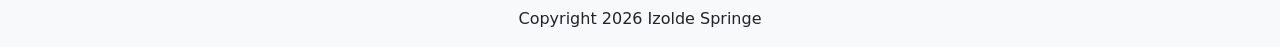
<file: WS06/index.html>
<!DOCTYPE html>
<html lang="en">
<head>
    <meta charset="UTF-8">
    <meta name="viewport" content="width=device-width, initial-scale=1.0">
    <title>Izolde Springe: Bootstrap Page</title>

    <!-- Bootstrap CSS -->
    <link href="https://cdn.jsdelivr.net/npm/bootstrap@5.3.0/dist/css/bootstrap.min.css" rel="stylesheet">
</head>
<body>
    <!-- Task 1: Responsive navbar -->
    <nav class="navbar navbar-expand-lg navbar-light bg-light">
        <div class="container-fluid">
            <a class="navbar-brand" href="#">Izolde Springe</a>
            <button class="navbar-toggler" type="button" data-bs-toggle="collapse" data-bs-target="#navbarNav" aria-controls="navbarNav" aria-expanded="false" aria-label="Toggle navigation">
                <span class="navbar-toggler-icon"></span>
            </button>
            <div class="collapse navbar-collapse" id="navbarNav">
                <ul class="navbar-nav me-auto mb-2 mb-lg-0">
                    <li class="nav-item"><a class="nav-link active" aria-current="page" href="#">Home</a></li>
                    <li class="nav-item"><a class="nav-link" href="#about">About</a></li>
                    <li class="nav-item"><a class="nav-link" href="#contact">Contact</a></li>
                </ul>
            </div>
        </div>
    </nav>

    <main class="container my-4">
        <h1>Learning Bootstrap</h1>
        <p class="lead">
            Workshop 6 of my website development course at Laurea University of
            Applied Sciences. Each section below uses a different Bootstrap component.
        </p>

        <!-- Task 5: Alerts -->
        <div class="alert alert-warning" role="alert">
            This is a warning alert—check it out!
        </div>
        <div class="alert alert-success" role="alert">
            Success alert: Bootstrap is loaded and working.
        </div>
        <div class="alert alert-danger" role="alert">
            Danger alert: something needs your attention.
        </div>
        <div class="alert alert-info" role="alert">
            Info alert: resize the window to see the layout change.
        </div>

        <!-- Task 2: Grid layout, three columns on medium screens and up -->
        <h2 id="about" class="mt-4">About</h2>
        <div class="row">
            <div class="col-md-4 col-12">
                <h3 class="h5">ME</h3>
                <p>I am a student who enjoys learning new things and solving problems.</p>
            </div>
            <div class="col-md-4 col-12">
                <h3 class="h5">TECH STACK</h3>
                <p>I am building websites with HTML, CSS and now Bootstrap.</p>
            </div>
            <div class="col-md-4 col-12">
                <h3 class="h5">FUN FACTS</h3>
                <p>On small screens these three columns stack into a single column.</p>
            </div>
        </div>

        <!-- Task 3: Buttons -->
        <h2 class="mt-4">Buttons</h2>
        <div class="d-flex flex-wrap gap-2">
            <button class="btn btn-primary">Primary</button>
            <button class="btn btn-secondary">Secondary</button>
            <button class="btn btn-success">Success</button>
            <button class="btn btn-danger">Danger</button>
            <button class="btn btn-warning">Warning</button>
            <button class="btn btn-outline-dark">Outline</button>
        </div>

        <!-- Task 4: Card -->
        <h2 class="mt-4">Card</h2>
        <div class="card" style="width: 18rem;">
            <img src="../WS01/IzoldeSpringe.png" class="card-img-top" alt="Portrait photo of Izolde Springe">
            <div class="card-body">
                <h3 class="card-title">Izolde Springe</h3>
                <p class="card-text">This is a simple card example using Bootstrap.</p>
                <a href="#contact" class="btn btn-primary">Learn More</a>
            </div>
        </div>

        <h2 id="contact" class="mt-4">Contact</h2>
        <p>Find out more about my studies at <a href="https://www.laurea.fi">Laurea</a>.</p>
    </main>

    <footer class="bg-light text-center py-3">
        <p class="mb-0">Copyright 2026 Izolde Springe</p>
    </footer>

    <!-- Bootstrap JavaScript -->
    <script src="https://cdn.jsdelivr.net/npm/bootstrap@5.3.0/dist/js/bootstrap.bundle.min.js"></script>
</body>
</html>
</file>
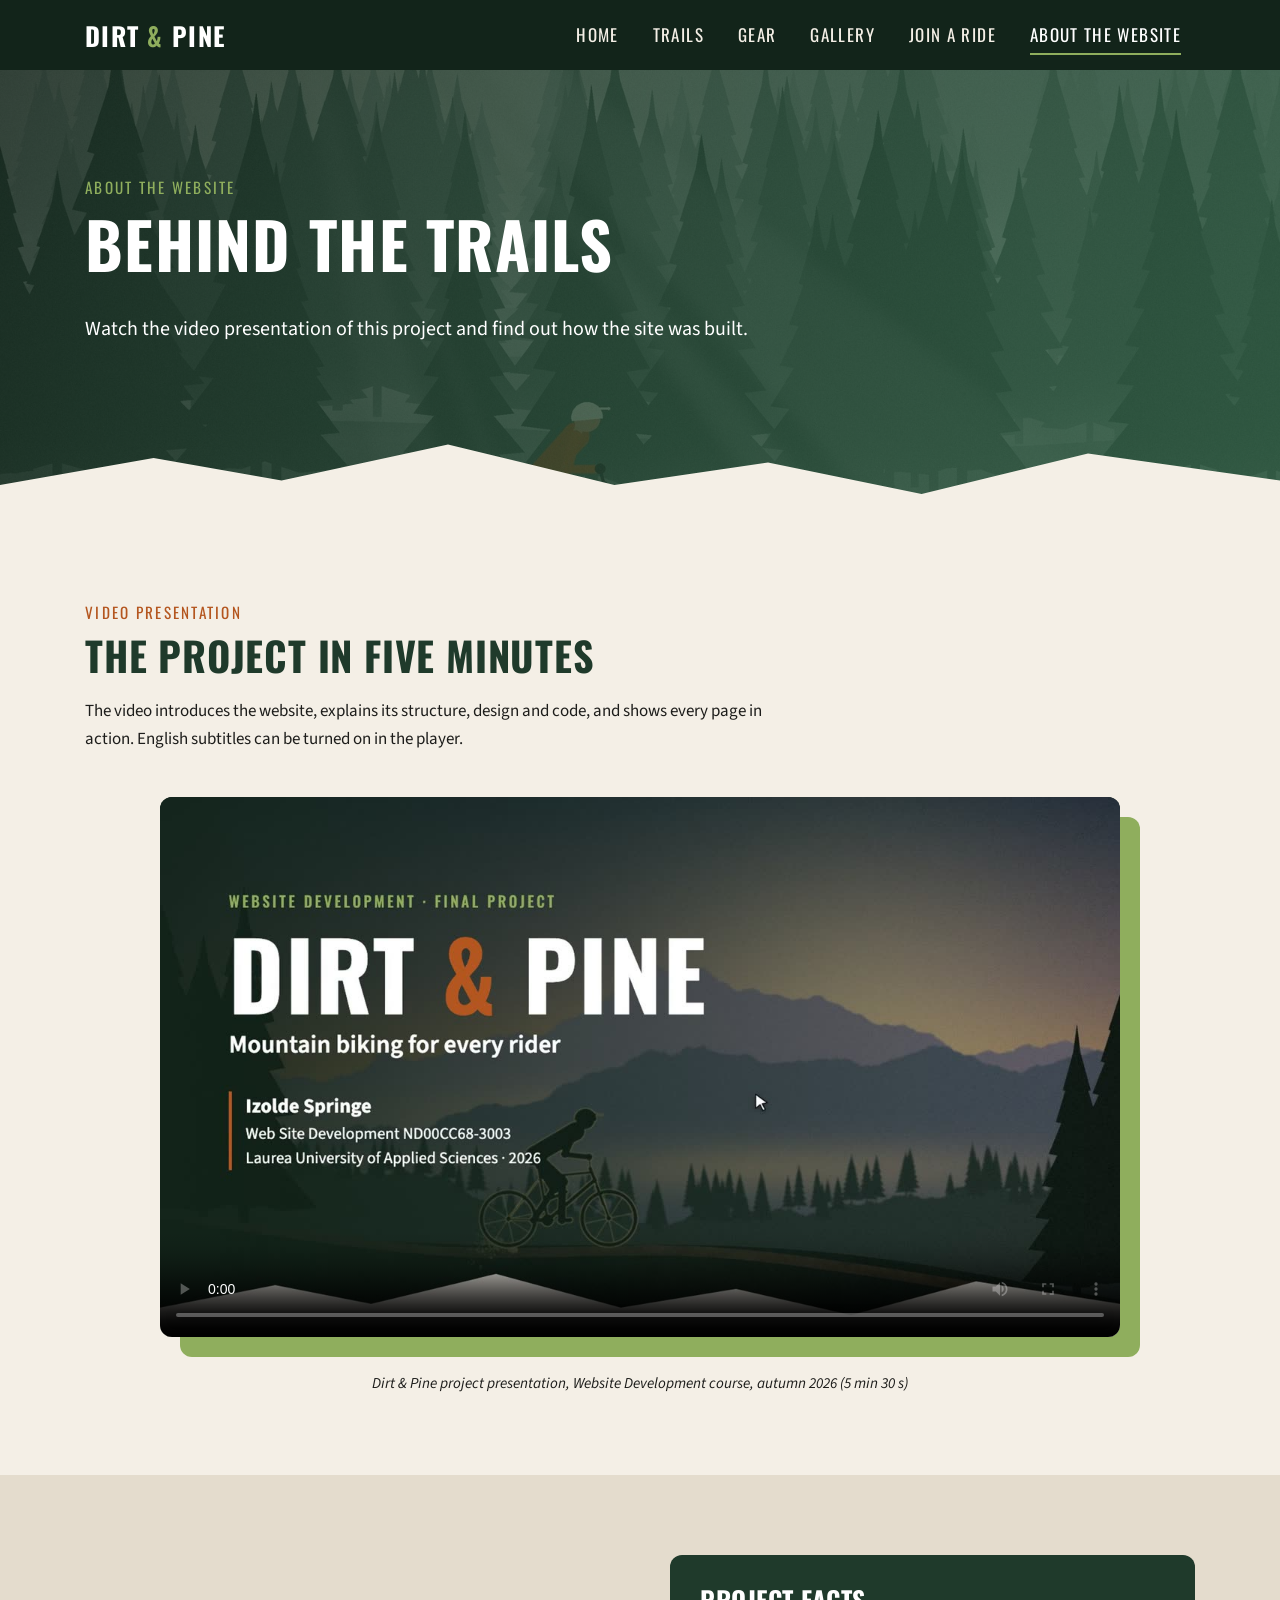
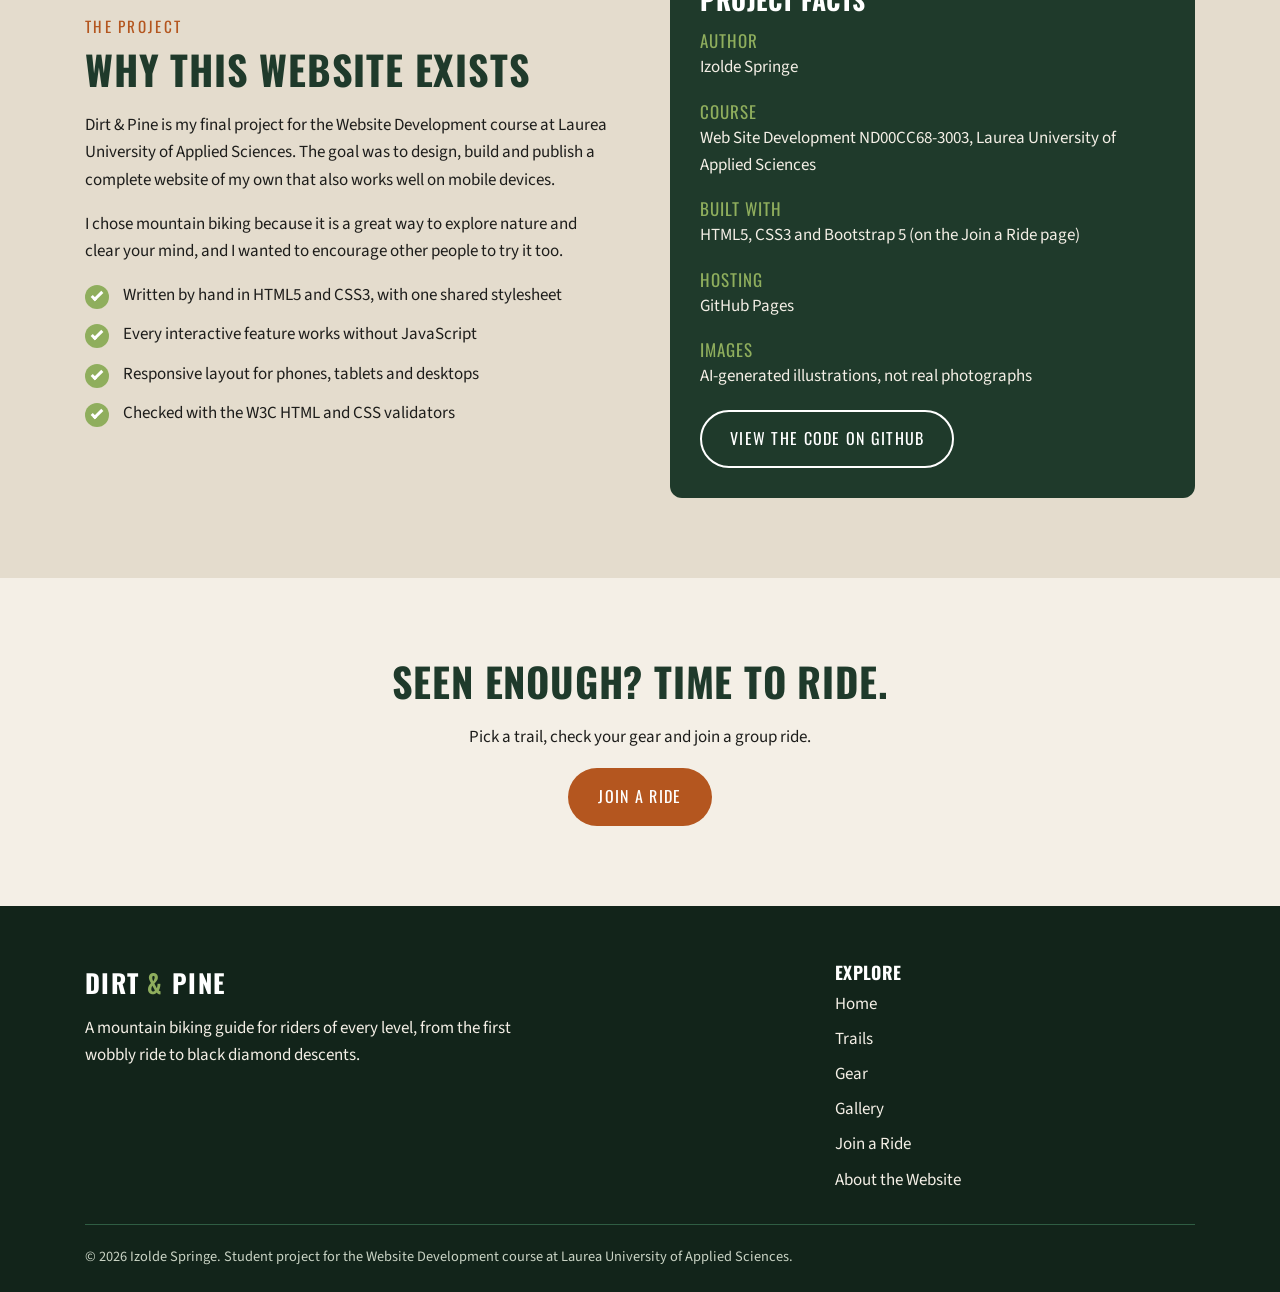
<file: final-project/about.html>
<!DOCTYPE html>
<html lang="en">
<head>
    <meta charset="UTF-8">
    <meta name="viewport" content="width=device-width, initial-scale=1.0">
    <meta name="description" content="About the Dirt &amp; Pine website: a video presentation of the project and how it was built.">
    <title>About the Website | Dirt &amp; Pine</title>
    <link rel="preconnect" href="https://fonts.googleapis.com">
    <link rel="preconnect" href="https://fonts.gstatic.com" crossorigin>
    <link href="https://fonts.googleapis.com/css2?family=Oswald:wght@500;700&amp;family=Source+Sans+3:ital,wght@0,400;0,600;1,400&amp;display=swap" rel="stylesheet">
    <link rel="stylesheet" href="css/style.css">
</head>
<body>
    <a class="skip-link" href="#main">Skip to content</a>

    <header class="site-header">
        <div class="container header-inner">
            <a class="logo" href="index.html">Dirt <span>&amp;</span> Pine</a>
            <input class="nav-toggle" type="checkbox" id="nav-toggle">
            <label class="nav-toggle-label" for="nav-toggle">
                <span class="hamburger"></span>
                <span class="visually-hidden">Menu</span>
            </label>
            <nav class="site-nav" aria-label="Main">
                <ul>
                    <li><a href="index.html">Home</a></li>
                    <li><a href="trails.html">Trails</a></li>
                    <li><a href="gear.html">Gear</a></li>
                    <li><a href="gallery.html">Gallery</a></li>
                    <li><a href="join.html">Join a Ride</a></li>
                    <li><a href="about.html" aria-current="page">About the Website</a></li>
                </ul>
            </nav>
        </div>
    </header>

    <main id="main">
        <section class="hero hero-small hero-about">
            <div class="container">
                <div class="hero-content">
                    <span class="eyebrow">About the website</span>
                    <h1>Behind the trails</h1>
                    <p class="hero-text">Watch the video presentation of this project and find out how the site was built.</p>
                </div>
            </div>
        </section>

        <section class="section">
            <div class="container">
                <div class="section-intro">
                    <span class="eyebrow">Video presentation</span>
                    <h2>The project in five minutes</h2>
                    <p>
                        The video introduces the website, explains its structure, design and code,
                        and shows every page in action. English subtitles can be turned on in the player.
                    </p>
                </div>
                <figure class="video-figure">
                    <video controls preload="metadata" playsinline width="1920" height="1080" poster="video/presentation-poster.jpg">
                        <source src="video/presentation.mp4" type="video/mp4">
                        <track kind="captions" src="video/presentation-en.vtt" srclang="en" label="English">
                        Your browser cannot play this video. <a href="video/presentation.mp4">Download the video presentation</a>.
                    </video>
                    <figcaption>Dirt &amp; Pine project presentation, Website Development course, autumn 2026 (5 min 30 s)</figcaption>
                </figure>
            </div>
        </section>

        <section class="section section-alt">
            <div class="container split">
                <div>
                    <span class="eyebrow">The project</span>
                    <h2>Why this website exists</h2>
                    <p>
                        Dirt &amp; Pine is my final project for the Website Development course at
                        Laurea University of Applied Sciences. The goal was to design, build and publish
                        a complete website of my own that also works well on mobile devices.
                    </p>
                    <p>
                        I chose mountain biking because it is a great way to explore nature and clear your mind,
                        and I wanted to encourage other people to try it too.
                    </p>
                    <ul class="checklist">
                        <li>Written by hand in HTML5 and CSS3, with one shared stylesheet</li>
                        <li>Every interactive feature works without JavaScript</li>
                        <li>Responsive layout for phones, tablets and desktops</li>
                        <li>Checked with the W3C HTML and CSS validators</li>
                    </ul>
                </div>
                <aside class="info-card">
                    <h2>Project facts</h2>
                    <dl class="schedule">
                        <dt>Author</dt>
                        <dd>Izolde Springe</dd>
                        <dt>Course</dt>
                        <dd>Web Site Development ND00CC68-3003, Laurea University of Applied Sciences</dd>
                        <dt>Built with</dt>
                        <dd>HTML5, CSS3 and Bootstrap 5 (on the Join a Ride page)</dd>
                        <dt>Hosting</dt>
                        <dd>GitHub Pages</dd>
                        <dt>Images</dt>
                        <dd>AI-generated illustrations, not real photographs</dd>
                    </dl>
                    <a class="btn btn-outline" href="https://github.com/ispringe/website_dev_course_autumn_2026">View the code on GitHub</a>
                </aside>
            </div>
        </section>

        <section class="section">
            <div class="container text-center">
                <h2>Seen enough? Time to ride.</h2>
                <p>Pick a trail, check your gear and join a group ride.</p>
                <a class="btn btn-primary" href="join.html">Join a ride</a>
            </div>
        </section>
    </main>

    <footer class="site-footer">
        <div class="container">
            <div class="footer-inner">
                <div>
                    <a class="logo" href="index.html">Dirt <span>&amp;</span> Pine</a>
                    <p class="footer-text">A mountain biking guide for riders of every level, from the first wobbly ride to black diamond descents.</p>
                </div>
                <nav class="footer-nav" aria-label="Footer">
                    <h2 class="footer-heading">Explore</h2>
                    <ul>
                        <li><a href="index.html">Home</a></li>
                        <li><a href="trails.html">Trails</a></li>
                        <li><a href="gear.html">Gear</a></li>
                        <li><a href="gallery.html">Gallery</a></li>
                        <li><a href="join.html">Join a Ride</a></li>
                        <li><a href="about.html">About the Website</a></li>
                    </ul>
                </nav>
            </div>
            <p class="footer-bottom">&copy; 2026 Izolde Springe. Student project for the Website Development course at Laurea University of Applied Sciences.</p>
        </div>
    </footer>
</body>
</html>
</file>
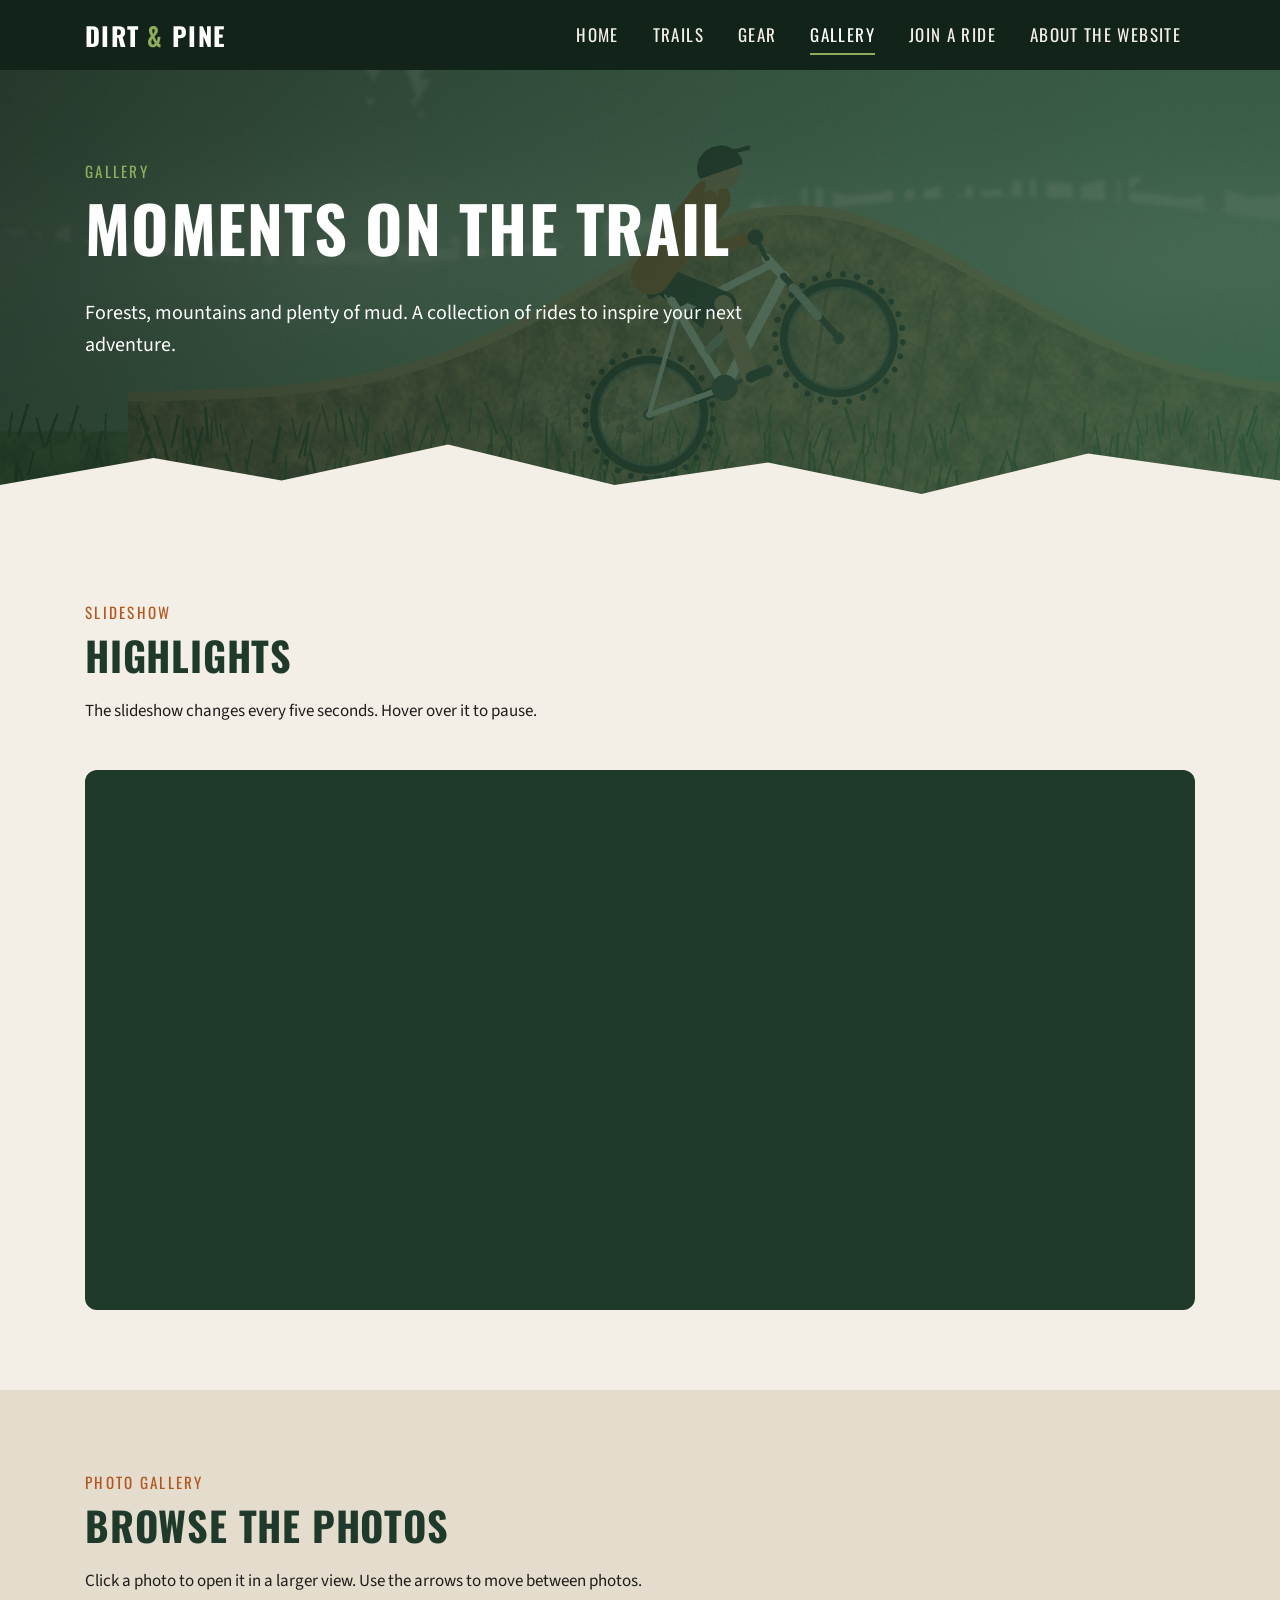
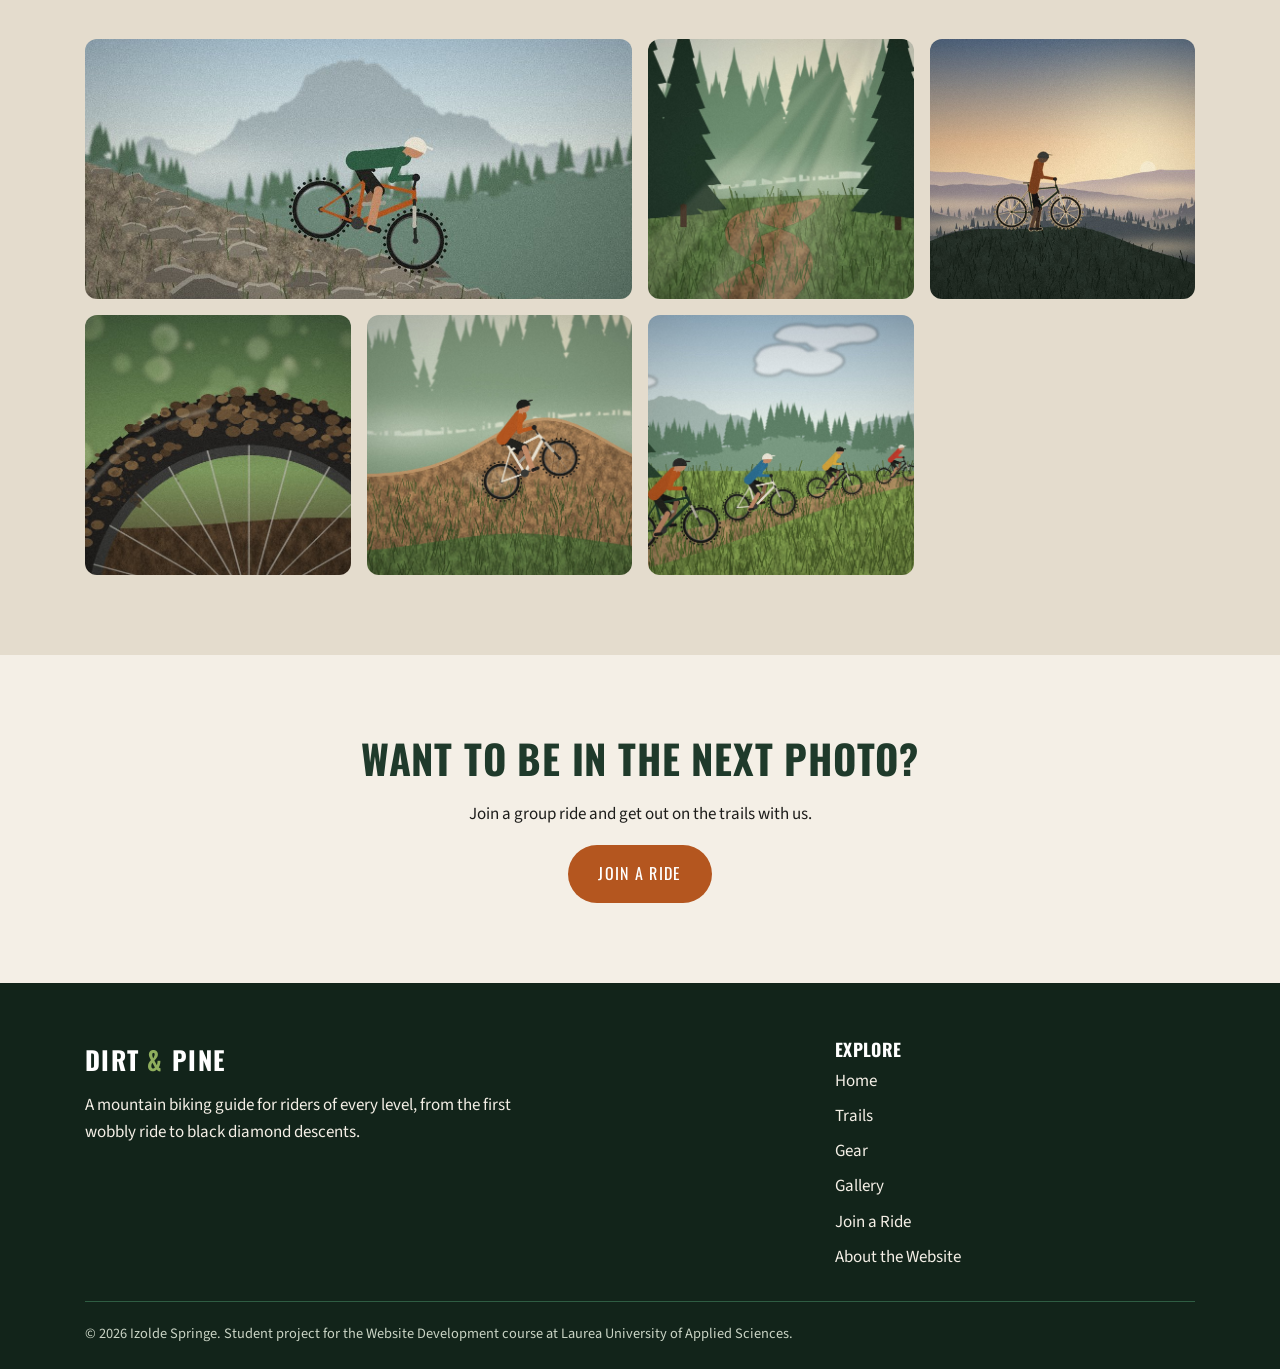
<file: final-project/gallery.html>
<!DOCTYPE html>
<html lang="en">
<head>
    <meta charset="UTF-8">
    <meta name="viewport" content="width=device-width, initial-scale=1.0">
    <meta name="description" content="Mountain biking photo gallery with a slideshow of forest and mountain rides.">
    <title>Gallery | Dirt &amp; Pine</title>
    <link rel="preconnect" href="https://fonts.googleapis.com">
    <link rel="preconnect" href="https://fonts.gstatic.com" crossorigin>
    <link href="https://fonts.googleapis.com/css2?family=Oswald:wght@500;700&amp;family=Source+Sans+3:ital,wght@0,400;0,600;1,400&amp;display=swap" rel="stylesheet">
    <link rel="stylesheet" href="css/style.css">
</head>
<body>
    <a class="skip-link" href="#main">Skip to content</a>

    <header class="site-header">
        <div class="container header-inner">
            <a class="logo" href="index.html">Dirt <span>&amp;</span> Pine</a>
            <input class="nav-toggle" type="checkbox" id="nav-toggle">
            <label class="nav-toggle-label" for="nav-toggle">
                <span class="hamburger"></span>
                <span class="visually-hidden">Menu</span>
            </label>
            <nav class="site-nav" aria-label="Main">
                <ul>
                    <li><a href="index.html">Home</a></li>
                    <li><a href="trails.html">Trails</a></li>
                    <li><a href="gear.html">Gear</a></li>
                    <li><a href="gallery.html" aria-current="page">Gallery</a></li>
                    <li><a href="join.html">Join a Ride</a></li>
                    <li><a href="about.html">About the Website</a></li>
                </ul>
            </nav>
        </div>
    </header>

    <main id="main">
        <section class="hero hero-small hero-gallery">
            <div class="container">
                <div class="hero-content">
                    <span class="eyebrow">Gallery</span>
                    <h1>Moments on the trail</h1>
                    <p class="hero-text">Forests, mountains and plenty of mud. A collection of rides to inspire your next adventure.</p>
                </div>
            </div>
        </section>

        <section class="section">
            <div class="container">
                <div class="section-intro">
                    <span class="eyebrow">Slideshow</span>
                    <h2>Highlights</h2>
                    <p>The slideshow changes every five seconds. Hover over it to pause.</p>
                </div>
                <div class="slideshow">
                    <figure class="slide">
                        <img src="images/slide-1.jpg" alt="Rider descending a mountain trail at sunset" width="1600" height="900">
                        <figcaption>Golden hour descent</figcaption>
                    </figure>
                    <figure class="slide">
                        <img src="images/slide-2.jpg" alt="Mountain biker riding through a misty pine forest" width="1600" height="900">
                        <figcaption>Misty morning in the pines</figcaption>
                    </figure>
                    <figure class="slide">
                        <img src="images/slide-3.jpg" alt="Rider in the air over a dirt jump" width="1600" height="900">
                        <figcaption>Catching air</figcaption>
                    </figure>
                    <figure class="slide">
                        <img src="images/slide-4.jpg" alt="Mountain bike splashing through a muddy puddle" width="1600" height="900">
                        <figcaption>Autumn mud</figcaption>
                    </figure>
                </div>
            </div>
        </section>

        <section class="section section-alt" id="photos">
            <div class="container">
                <div class="section-intro">
                    <span class="eyebrow">Photo gallery</span>
                    <h2>Browse the photos</h2>
                    <p>Click a photo to open it in a larger view. Use the arrows to move between photos.</p>
                </div>
                <ul class="gallery-grid">
                    <li>
                        <a class="gallery-item" href="#photo-1">
                            <img src="images/gallery-1.jpg" alt="Mountain biker riding down a rocky descent" width="800" height="533" loading="lazy">
                            <span class="gallery-caption">Rocky descent</span>
                        </a>
                    </li>
                    <li>
                        <a class="gallery-item" href="#photo-2">
                            <img src="images/gallery-2.jpg" alt="Narrow trail winding through a green forest" width="800" height="533" loading="lazy">
                            <span class="gallery-caption">Forest singletrack</span>
                        </a>
                    </li>
                    <li>
                        <a class="gallery-item" href="#photo-3">
                            <img src="images/gallery-3.jpg" alt="Rider stopped on a hilltop looking over the forest" width="800" height="533" loading="lazy">
                            <span class="gallery-caption">Hilltop view</span>
                        </a>
                    </li>
                    <li>
                        <a class="gallery-item" href="#photo-4">
                            <img src="images/gallery-4.jpg" alt="Close-up of a muddy mountain bike tyre" width="800" height="533" loading="lazy">
                            <span class="gallery-caption">Muddy tyres</span>
                        </a>
                    </li>
                    <li>
                        <a class="gallery-item" href="#photo-5">
                            <img src="images/gallery-5.jpg" alt="Rider leaning hard into a berm" width="800" height="533" loading="lazy">
                            <span class="gallery-caption">Into the berm</span>
                        </a>
                    </li>
                    <li>
                        <a class="gallery-item" href="#photo-6">
                            <img src="images/gallery-6.jpg" alt="Group of mountain bikers riding together" width="800" height="533" loading="lazy">
                            <span class="gallery-caption">Group ride</span>
                        </a>
                    </li>
                </ul>
            </div>
        </section>

        <!-- Lightbox views: each one opens when its id is the URL target -->
        <div class="lightbox" id="photo-1">
            <a class="lightbox-close" href="#photos" aria-label="Close">&times;</a>
            <a class="lightbox-arrow lightbox-prev" href="#photo-6" aria-label="Previous photo">&#8249;</a>
            <figure class="lightbox-figure">
                <img src="images/gallery-1.jpg" alt="Mountain biker riding down a rocky descent" width="800" height="533" loading="lazy">
                <figcaption>Rocky descent</figcaption>
            </figure>
            <a class="lightbox-arrow lightbox-next" href="#photo-2" aria-label="Next photo">&#8250;</a>
        </div>
        <div class="lightbox" id="photo-2">
            <a class="lightbox-close" href="#photos" aria-label="Close">&times;</a>
            <a class="lightbox-arrow lightbox-prev" href="#photo-1" aria-label="Previous photo">&#8249;</a>
            <figure class="lightbox-figure">
                <img src="images/gallery-2.jpg" alt="Narrow trail winding through a green forest" width="800" height="533" loading="lazy">
                <figcaption>Forest singletrack</figcaption>
            </figure>
            <a class="lightbox-arrow lightbox-next" href="#photo-3" aria-label="Next photo">&#8250;</a>
        </div>
        <div class="lightbox" id="photo-3">
            <a class="lightbox-close" href="#photos" aria-label="Close">&times;</a>
            <a class="lightbox-arrow lightbox-prev" href="#photo-2" aria-label="Previous photo">&#8249;</a>
            <figure class="lightbox-figure">
                <img src="images/gallery-3.jpg" alt="Rider stopped on a hilltop looking over the forest" width="800" height="533" loading="lazy">
                <figcaption>Hilltop view</figcaption>
            </figure>
            <a class="lightbox-arrow lightbox-next" href="#photo-4" aria-label="Next photo">&#8250;</a>
        </div>
        <div class="lightbox" id="photo-4">
            <a class="lightbox-close" href="#photos" aria-label="Close">&times;</a>
            <a class="lightbox-arrow lightbox-prev" href="#photo-3" aria-label="Previous photo">&#8249;</a>
            <figure class="lightbox-figure">
                <img src="images/gallery-4.jpg" alt="Close-up of a muddy mountain bike tyre" width="800" height="533" loading="lazy">
                <figcaption>Muddy tyres</figcaption>
            </figure>
            <a class="lightbox-arrow lightbox-next" href="#photo-5" aria-label="Next photo">&#8250;</a>
        </div>
        <div class="lightbox" id="photo-5">
            <a class="lightbox-close" href="#photos" aria-label="Close">&times;</a>
            <a class="lightbox-arrow lightbox-prev" href="#photo-4" aria-label="Previous photo">&#8249;</a>
            <figure class="lightbox-figure">
                <img src="images/gallery-5.jpg" alt="Rider leaning hard into a berm" width="800" height="533" loading="lazy">
                <figcaption>Into the berm</figcaption>
            </figure>
            <a class="lightbox-arrow lightbox-next" href="#photo-6" aria-label="Next photo">&#8250;</a>
        </div>
        <div class="lightbox" id="photo-6">
            <a class="lightbox-close" href="#photos" aria-label="Close">&times;</a>
            <a class="lightbox-arrow lightbox-prev" href="#photo-5" aria-label="Previous photo">&#8249;</a>
            <figure class="lightbox-figure">
                <img src="images/gallery-6.jpg" alt="Group of mountain bikers riding together" width="800" height="533" loading="lazy">
                <figcaption>Group ride</figcaption>
            </figure>
            <a class="lightbox-arrow lightbox-next" href="#photo-1" aria-label="Next photo">&#8250;</a>
        </div>

        <section class="section">
            <div class="container text-center">
                <h2>Want to be in the next photo?</h2>
                <p>Join a group ride and get out on the trails with us.</p>
                <a class="btn btn-primary" href="join.html">Join a ride</a>
            </div>
        </section>
    </main>

    <footer class="site-footer">
        <div class="container">
            <div class="footer-inner">
                <div>
                    <a class="logo" href="index.html">Dirt <span>&amp;</span> Pine</a>
                    <p class="footer-text">A mountain biking guide for riders of every level, from the first wobbly ride to black diamond descents.</p>
                </div>
                <nav class="footer-nav" aria-label="Footer">
                    <h2 class="footer-heading">Explore</h2>
                    <ul>
                        <li><a href="index.html">Home</a></li>
                        <li><a href="trails.html">Trails</a></li>
                        <li><a href="gear.html">Gear</a></li>
                        <li><a href="gallery.html">Gallery</a></li>
                        <li><a href="join.html">Join a Ride</a></li>
                        <li><a href="about.html">About the Website</a></li>
                    </ul>
                </nav>
            </div>
            <p class="footer-bottom">&copy; 2026 Izolde Springe. Student project for the Website Development course at Laurea University of Applied Sciences.</p>
        </div>
    </footer>
</body>
</html>
</file>
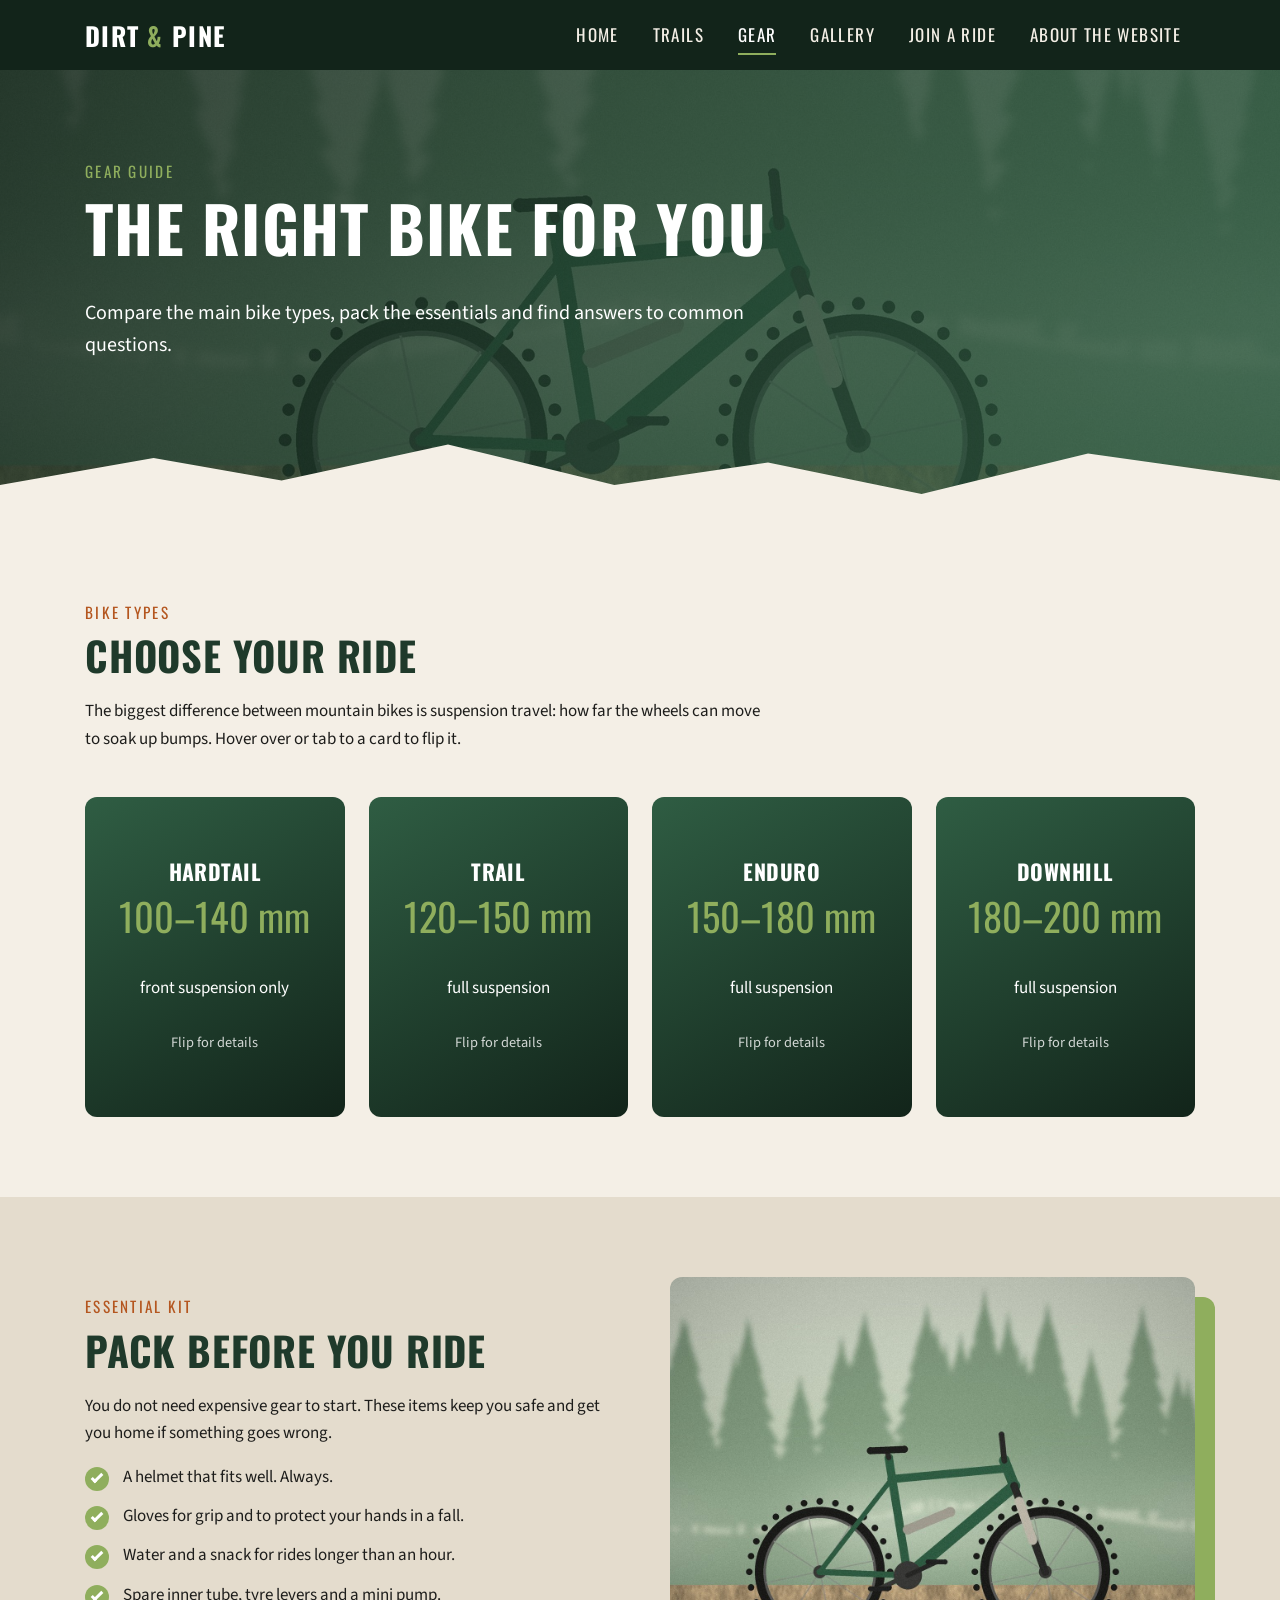
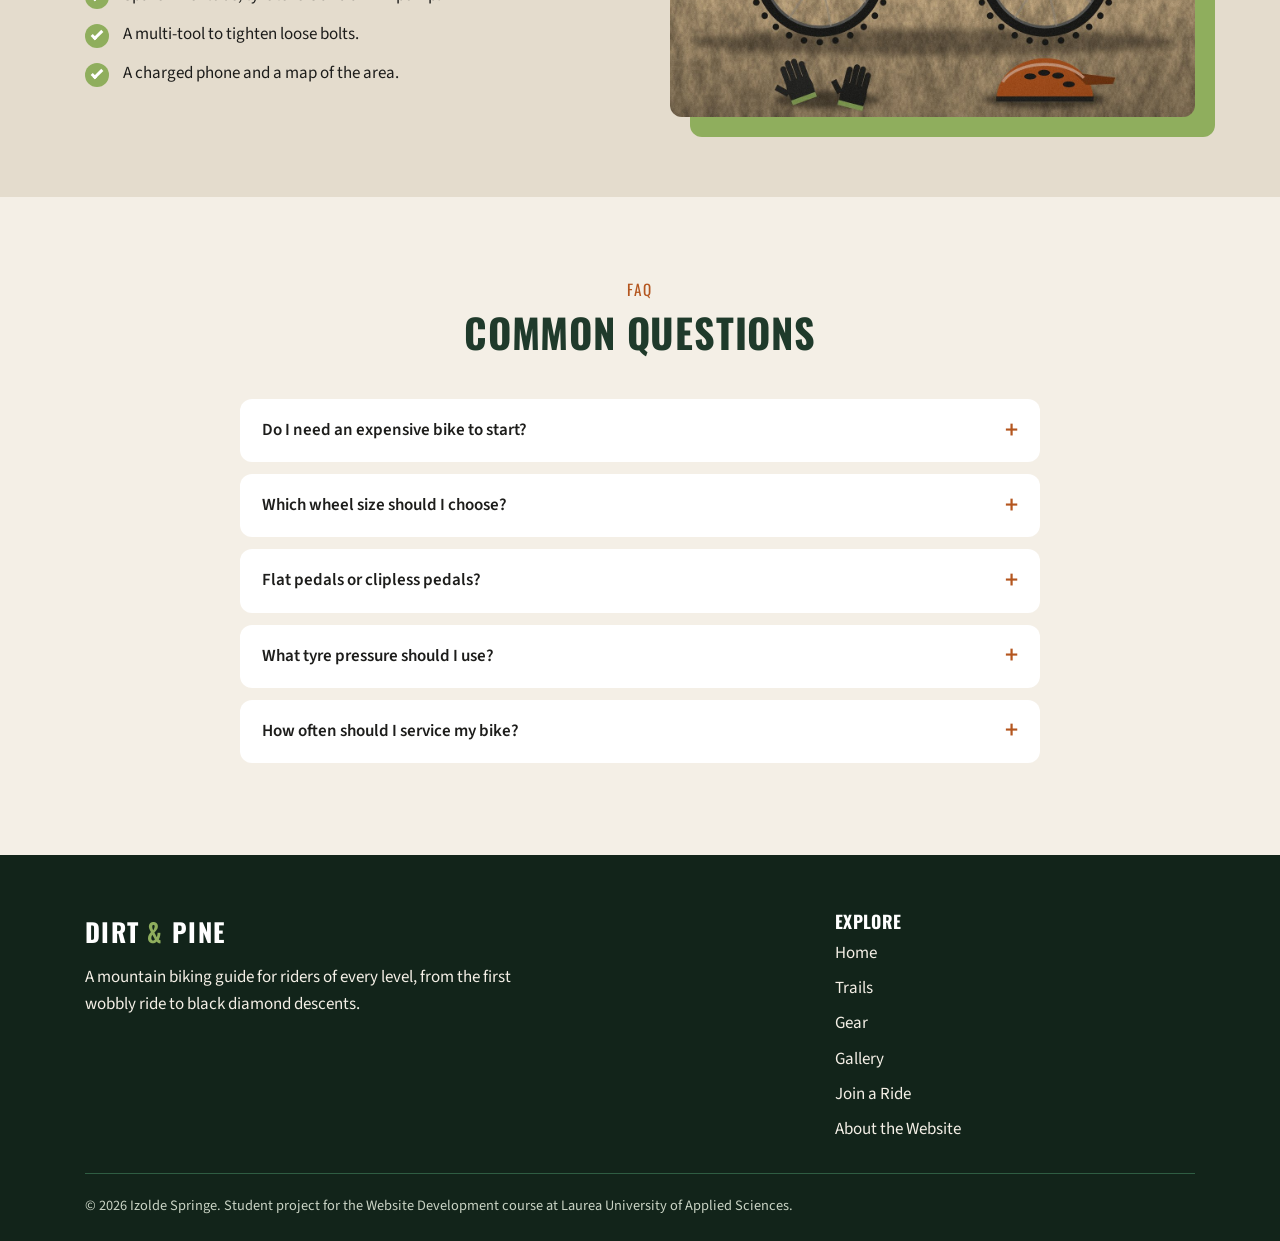
<file: final-project/gear.html>
<!DOCTYPE html>
<html lang="en">
<head>
    <meta charset="UTF-8">
    <meta name="viewport" content="width=device-width, initial-scale=1.0">
    <meta name="description" content="Mountain bike types, essential riding kit and answers to common gear questions.">
    <title>Gear | Dirt &amp; Pine</title>
    <link rel="preconnect" href="https://fonts.googleapis.com">
    <link rel="preconnect" href="https://fonts.gstatic.com" crossorigin>
    <link href="https://fonts.googleapis.com/css2?family=Oswald:wght@500;700&amp;family=Source+Sans+3:ital,wght@0,400;0,600;1,400&amp;display=swap" rel="stylesheet">
    <link rel="stylesheet" href="css/style.css">
</head>
<body>
    <a class="skip-link" href="#main">Skip to content</a>

    <header class="site-header">
        <div class="container header-inner">
            <a class="logo" href="index.html">Dirt <span>&amp;</span> Pine</a>
            <input class="nav-toggle" type="checkbox" id="nav-toggle">
            <label class="nav-toggle-label" for="nav-toggle">
                <span class="hamburger"></span>
                <span class="visually-hidden">Menu</span>
            </label>
            <nav class="site-nav" aria-label="Main">
                <ul>
                    <li><a href="index.html">Home</a></li>
                    <li><a href="trails.html">Trails</a></li>
                    <li><a href="gear.html" aria-current="page">Gear</a></li>
                    <li><a href="gallery.html">Gallery</a></li>
                    <li><a href="join.html">Join a Ride</a></li>
                    <li><a href="about.html">About the Website</a></li>
                </ul>
            </nav>
        </div>
    </header>

    <main id="main">
        <section class="hero hero-small hero-gear">
            <div class="container">
                <div class="hero-content">
                    <span class="eyebrow">Gear guide</span>
                    <h1>The right bike for you</h1>
                    <p class="hero-text">Compare the main bike types, pack the essentials and find answers to common questions.</p>
                </div>
            </div>
        </section>

        <section class="section">
            <div class="container">
                <div class="section-intro">
                    <span class="eyebrow">Bike types</span>
                    <h2>Choose your ride</h2>
                    <p>The biggest difference between mountain bikes is suspension travel: how far the wheels can move to soak up bumps. Hover over or tab to a card to flip it.</p>
                </div>
                <div class="flip-grid">
                    <div class="flip-card" tabindex="0">
                        <div class="flip-card-inner">
                            <div class="flip-card-front">
                                <h3>Hardtail</h3>
                                <p class="travel">100&ndash;140 mm</p>
                                <p>front suspension only</p>
                                <p class="flip-hint">Flip for details</p>
                            </div>
                            <div class="flip-card-back">
                                <h3>Hardtail</h3>
                                <p>Simple, light and affordable. With no rear shock there is less to maintain, and it teaches you to pick smooth lines.</p>
                                <p><strong>Best for:</strong> beginners and cross-country</p>
                            </div>
                        </div>
                    </div>
                    <div class="flip-card" tabindex="0">
                        <div class="flip-card-inner">
                            <div class="flip-card-front">
                                <h3>Trail</h3>
                                <p class="travel">120&ndash;150 mm</p>
                                <p>full suspension</p>
                                <p class="flip-hint">Flip for details</p>
                            </div>
                            <div class="flip-card-back">
                                <h3>Trail</h3>
                                <p>Suspension front and rear makes rough trails more comfortable and gives more grip, while still climbing well.</p>
                                <p><strong>Best for:</strong> all-round weekend riding</p>
                            </div>
                        </div>
                    </div>
                    <div class="flip-card" tabindex="0">
                        <div class="flip-card-inner">
                            <div class="flip-card-front">
                                <h3>Enduro</h3>
                                <p class="travel">150&ndash;180 mm</p>
                                <p>full suspension</p>
                                <p class="flip-hint">Flip for details</p>
                            </div>
                            <div class="flip-card-back">
                                <h3>Enduro</h3>
                                <p>Built to descend fast on steep, rocky trails but still light enough to pedal back to the top.</p>
                                <p><strong>Best for:</strong> technical descents and enduro racing</p>
                            </div>
                        </div>
                    </div>
                    <div class="flip-card" tabindex="0">
                        <div class="flip-card-inner">
                            <div class="flip-card-front">
                                <h3>Downhill</h3>
                                <p class="travel">180&ndash;200 mm</p>
                                <p>full suspension</p>
                                <p class="flip-hint">Flip for details</p>
                            </div>
                            <div class="flip-card-back">
                                <h3>Downhill</h3>
                                <p>Heavy and very strong, with the most suspension travel. Not made for climbing, so riders use lifts.</p>
                                <p><strong>Best for:</strong> bike parks and downhill racing</p>
                            </div>
                        </div>
                    </div>
                </div>
            </div>
        </section>

        <section class="section section-alt">
            <div class="container split">
                <div>
                    <span class="eyebrow">Essential kit</span>
                    <h2>Pack before you ride</h2>
                    <p>You do not need expensive gear to start. These items keep you safe and get you home if something goes wrong.</p>
                    <ul class="checklist">
                        <li>A helmet that fits well. Always.</li>
                        <li>Gloves for grip and to protect your hands in a fall.</li>
                        <li>Water and a snack for rides longer than an hour.</li>
                        <li>Spare inner tube, tyre levers and a mini pump.</li>
                        <li>A multi-tool to tighten loose bolts.</li>
                        <li>A charged phone and a map of the area.</li>
                    </ul>
                </div>
                <div class="split-image">
                    <img src="images/gear.jpg" alt="Mountain bike, helmet and gloves ready for a ride" width="800" height="1000" loading="lazy">
                </div>
            </div>
        </section>

        <section class="section">
            <div class="container">
                <div class="section-intro text-center">
                    <span class="eyebrow">FAQ</span>
                    <h2>Common questions</h2>
                </div>
                <div class="faq">
                    <details>
                        <summary>Do I need an expensive bike to start?</summary>
                        <div class="faq-answer">
                            <p>No. A well-maintained second-hand hardtail is a great first bike. Spend money on a good helmet first and upgrade the bike when you know what kind of riding you enjoy.</p>
                        </div>
                    </details>
                    <details>
                        <summary>Which wheel size should I choose?</summary>
                        <div class="faq-answer">
                            <p>Most adult bikes now use 29 inch wheels, which roll easily over roots and rocks. Smaller 27.5 inch wheels feel more playful and can suit shorter riders. Some bikes mix both.</p>
                        </div>
                    </details>
                    <details>
                        <summary>Flat pedals or clipless pedals?</summary>
                        <div class="faq-answer">
                            <p>Start with flat pedals. They let you put a foot down quickly and teach good technique. Many cross-country riders later switch to clipless pedals for more pedalling power.</p>
                        </div>
                    </details>
                    <details>
                        <summary>What tyre pressure should I use?</summary>
                        <div class="faq-answer">
                            <p>Lower pressure gives more grip but risks pinch flats. A common starting point is about 1.6 bar at the front and 1.8 bar at the rear, then adjust for your weight and the trail.</p>
                        </div>
                    </details>
                    <details>
                        <summary>How often should I service my bike?</summary>
                        <div class="faq-answer">
                            <p>Clean and lube the chain after muddy rides and check the brakes and tyres before every ride. A full service once or twice a year keeps the suspension and drivetrain working well.</p>
                        </div>
                    </details>
                </div>
            </div>
        </section>
    </main>

    <footer class="site-footer">
        <div class="container">
            <div class="footer-inner">
                <div>
                    <a class="logo" href="index.html">Dirt <span>&amp;</span> Pine</a>
                    <p class="footer-text">A mountain biking guide for riders of every level, from the first wobbly ride to black diamond descents.</p>
                </div>
                <nav class="footer-nav" aria-label="Footer">
                    <h2 class="footer-heading">Explore</h2>
                    <ul>
                        <li><a href="index.html">Home</a></li>
                        <li><a href="trails.html">Trails</a></li>
                        <li><a href="gear.html">Gear</a></li>
                        <li><a href="gallery.html">Gallery</a></li>
                        <li><a href="join.html">Join a Ride</a></li>
                        <li><a href="about.html">About the Website</a></li>
                    </ul>
                </nav>
            </div>
            <p class="footer-bottom">&copy; 2026 Izolde Springe. Student project for the Website Development course at Laurea University of Applied Sciences.</p>
        </div>
    </footer>
</body>
</html>
</file>
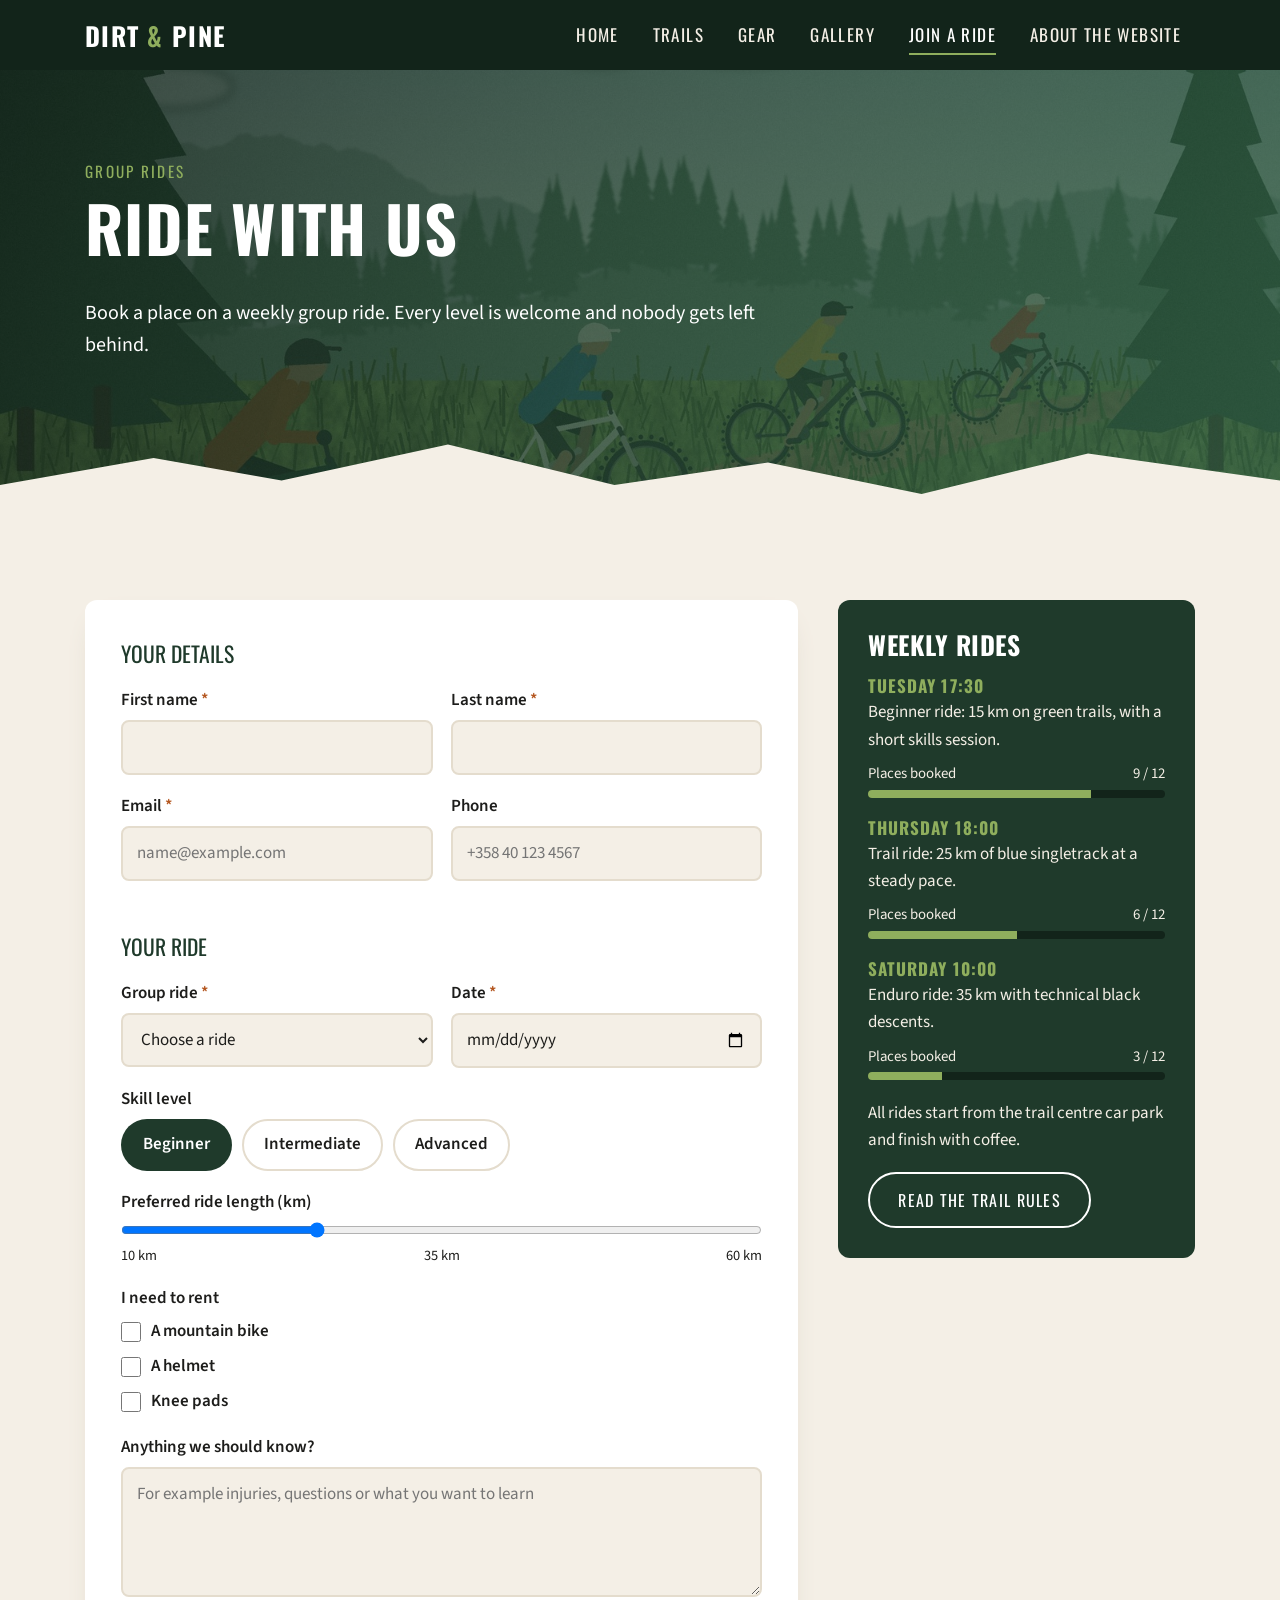
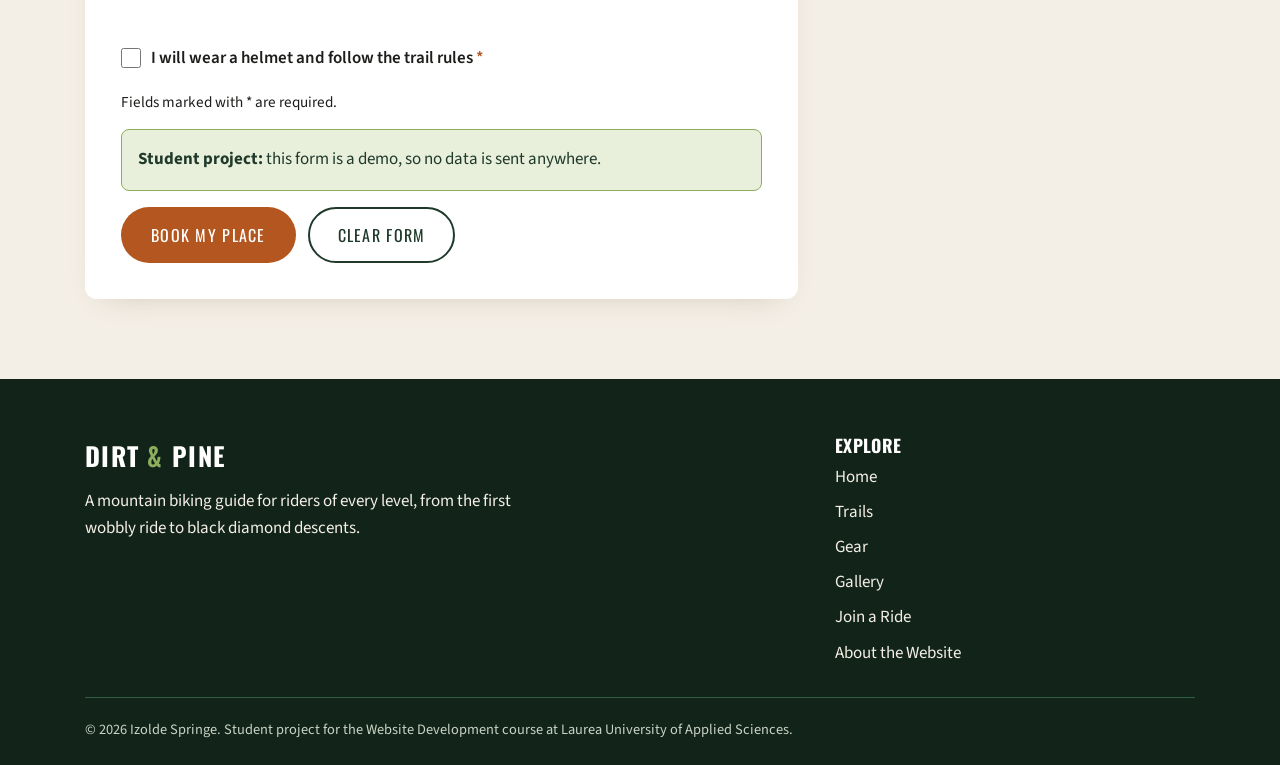
<file: final-project/join.html>
<!DOCTYPE html>
<html lang="en">
<head>
    <meta charset="UTF-8">
    <meta name="viewport" content="width=device-width, initial-scale=1.0">
    <meta name="description" content="Book a place on a beginner, intermediate or advanced mountain bike group ride.">
    <title>Join a Ride | Dirt &amp; Pine</title>
    <link rel="preconnect" href="https://fonts.googleapis.com">
    <link rel="preconnect" href="https://fonts.gstatic.com" crossorigin>
    <link href="https://fonts.googleapis.com/css2?family=Oswald:wght@500;700&amp;family=Source+Sans+3:ital,wght@0,400;0,600;1,400&amp;display=swap" rel="stylesheet">
    <link rel="stylesheet" href="css/bootstrap.css">
    <link rel="stylesheet" href="css/style.css">
</head>
<body>
    <a class="skip-link" href="#main">Skip to content</a>

    <header class="site-header">
        <div class="container header-inner">
            <a class="logo" href="index.html">Dirt <span>&amp;</span> Pine</a>
            <input class="nav-toggle" type="checkbox" id="nav-toggle">
            <label class="nav-toggle-label" for="nav-toggle">
                <span class="hamburger"></span>
                <span class="visually-hidden">Menu</span>
            </label>
            <nav class="site-nav" aria-label="Main">
                <ul>
                    <li><a href="index.html">Home</a></li>
                    <li><a href="trails.html">Trails</a></li>
                    <li><a href="gear.html">Gear</a></li>
                    <li><a href="gallery.html">Gallery</a></li>
                    <li><a href="join.html" aria-current="page">Join a Ride</a></li>
                    <li><a href="about.html">About the Website</a></li>
                </ul>
            </nav>
        </div>
    </header>

    <main id="main">
        <section class="hero hero-small hero-join">
            <div class="container">
                <div class="hero-content">
                    <span class="eyebrow">Group rides</span>
                    <h1>Ride with us</h1>
                    <p class="hero-text">Book a place on a weekly group ride. Every level is welcome and nobody gets left behind.</p>
                </div>
            </div>
        </section>

        <section class="section">
            <h2 class="visually-hidden">Booking form</h2>
            <div class="container join-layout">
                <form class="ride-form" action="#" method="post">
                    <fieldset>
                        <legend>Your details</legend>
                        <div class="form-row">
                            <div class="form-group">
                                <label class="required" for="first-name">First name</label>
                                <input type="text" id="first-name" name="first-name" autocomplete="given-name" required>
                            </div>
                            <div class="form-group">
                                <label class="required" for="last-name">Last name</label>
                                <input type="text" id="last-name" name="last-name" autocomplete="family-name" required>
                            </div>
                        </div>
                        <div class="form-row">
                            <div class="form-group">
                                <label class="required" for="email">Email</label>
                                <input type="email" id="email" name="email" autocomplete="email" placeholder="name@example.com" required>
                            </div>
                            <div class="form-group">
                                <label for="phone">Phone</label>
                                <input type="tel" id="phone" name="phone" autocomplete="tel" placeholder="+358 40 123 4567">
                            </div>
                        </div>
                    </fieldset>

                    <fieldset>
                        <legend>Your ride</legend>
                        <div class="form-row">
                            <div class="form-group">
                                <label class="required" for="ride">Group ride</label>
                                <select id="ride" name="ride" required>
                                    <option value="">Choose a ride</option>
                                    <option value="beginner">Tuesday beginner ride</option>
                                    <option value="intermediate">Thursday trail ride</option>
                                    <option value="advanced">Saturday enduro ride</option>
                                </select>
                            </div>
                            <div class="form-group">
                                <label class="required" for="date">Date</label>
                                <input type="date" id="date" name="date" required>
                            </div>
                        </div>

                        <div class="form-group">
                            <span class="group-label" id="skill-label">Skill level</span>
                            <div class="pill-options" role="radiogroup" aria-labelledby="skill-label">
                                <label class="pill">
                                    <input type="radio" name="skill" value="beginner" checked>
                                    <span>Beginner</span>
                                </label>
                                <label class="pill">
                                    <input type="radio" name="skill" value="intermediate">
                                    <span>Intermediate</span>
                                </label>
                                <label class="pill">
                                    <input type="radio" name="skill" value="advanced">
                                    <span>Advanced</span>
                                </label>
                            </div>
                        </div>

                        <div class="form-group">
                            <label for="distance">Preferred ride length (km)</label>
                            <input type="range" id="distance" name="distance" min="10" max="60" step="5" value="25">
                            <div class="range-labels" aria-hidden="true">
                                <span>10 km</span>
                                <span>35 km</span>
                                <span>60 km</span>
                            </div>
                        </div>

                        <div class="form-group">
                            <span class="group-label">I need to rent</span>
                            <div class="checkbox-options">
                                <label class="checkbox-option">
                                    <input type="checkbox" name="rent" value="bike">
                                    A mountain bike
                                </label>
                                <label class="checkbox-option">
                                    <input type="checkbox" name="rent" value="helmet">
                                    A helmet
                                </label>
                                <label class="checkbox-option">
                                    <input type="checkbox" name="rent" value="pads">
                                    Knee pads
                                </label>
                            </div>
                        </div>

                        <div class="form-group">
                            <label for="message">Anything we should know?</label>
                            <textarea id="message" name="message" placeholder="For example injuries, questions or what you want to learn"></textarea>
                        </div>
                    </fieldset>

                    <div class="form-group">
                        <label class="checkbox-option">
                            <input type="checkbox" name="terms" required>
                            <span class="required">I will wear a helmet and follow the trail rules</span>
                        </label>
                    </div>

                    <p class="form-note">Fields marked with * are required.</p>

                    <div class="alert alert-success" role="note">
                        <strong>Student project:</strong> this form is a demo, so no data is sent anywhere.
                    </div>

                    <div class="form-actions">
                        <button class="btn btn-primary" type="submit">Book my place</button>
                        <button class="btn btn-ghost" type="reset">Clear form</button>
                    </div>
                </form>

                <aside class="info-card">
                    <h2>Weekly rides</h2>
                    <dl class="schedule">
                        <dt>Tuesday 17:30</dt>
                        <dd>
                            Beginner ride: 15 km on green trails, with a short skills session.
                            <div class="d-flex justify-content-between small mt-2 mb-1">
                                <span>Places booked</span>
                                <span>9 / 12</span>
                            </div>
                            <div class="progress" role="progressbar" aria-label="Places booked on the Tuesday beginner ride" aria-valuenow="9" aria-valuemin="0" aria-valuemax="12">
                                <div class="progress-bar w-75"></div>
                            </div>
                        </dd>
                        <dt>Thursday 18:00</dt>
                        <dd>
                            Trail ride: 25 km of blue singletrack at a steady pace.
                            <div class="d-flex justify-content-between small mt-2 mb-1">
                                <span>Places booked</span>
                                <span>6 / 12</span>
                            </div>
                            <div class="progress" role="progressbar" aria-label="Places booked on the Thursday trail ride" aria-valuenow="6" aria-valuemin="0" aria-valuemax="12">
                                <div class="progress-bar w-50"></div>
                            </div>
                        </dd>
                        <dt>Saturday 10:00</dt>
                        <dd>
                            Enduro ride: 35 km with technical black descents.
                            <div class="d-flex justify-content-between small mt-2 mb-1">
                                <span>Places booked</span>
                                <span>3 / 12</span>
                            </div>
                            <div class="progress" role="progressbar" aria-label="Places booked on the Saturday enduro ride" aria-valuenow="3" aria-valuemin="0" aria-valuemax="12">
                                <div class="progress-bar w-25"></div>
                            </div>
                        </dd>
                    </dl>
                    <p>All rides start from the trail centre car park and finish with coffee.</p>
                    <a class="btn btn-outline" href="trails.html#rules">Read the trail rules</a>
                </aside>
            </div>
        </section>
    </main>

    <footer class="site-footer">
        <div class="container">
            <div class="footer-inner">
                <div>
                    <a class="logo" href="index.html">Dirt <span>&amp;</span> Pine</a>
                    <p class="footer-text">A mountain biking guide for riders of every level, from the first wobbly ride to black diamond descents.</p>
                </div>
                <nav class="footer-nav" aria-label="Footer">
                    <h2 class="footer-heading">Explore</h2>
                    <ul>
                        <li><a href="index.html">Home</a></li>
                        <li><a href="trails.html">Trails</a></li>
                        <li><a href="gear.html">Gear</a></li>
                        <li><a href="gallery.html">Gallery</a></li>
                        <li><a href="join.html">Join a Ride</a></li>
                        <li><a href="about.html">About the Website</a></li>
                    </ul>
                </nav>
            </div>
            <p class="footer-bottom">&copy; 2026 Izolde Springe. Student project for the Website Development course at Laurea University of Applied Sciences.</p>
        </div>
    </footer>
</body>
</html>
</file>
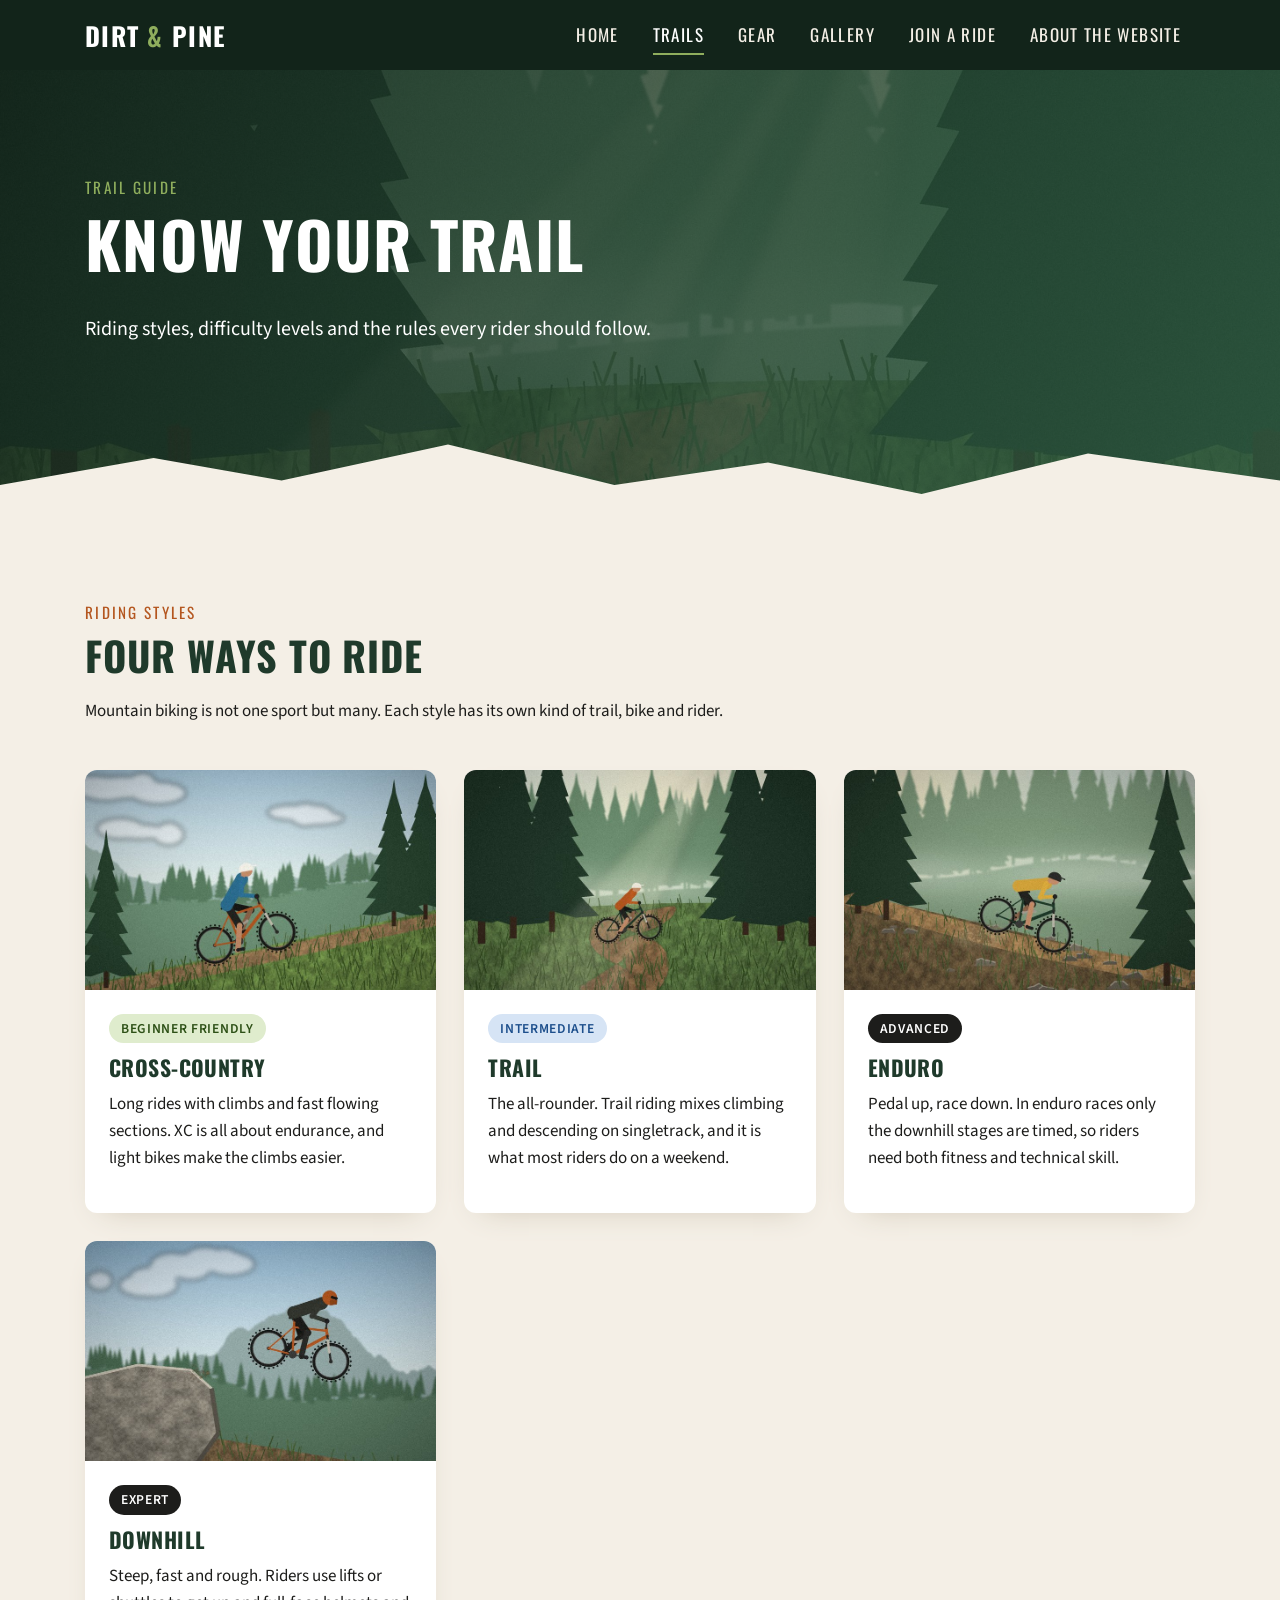
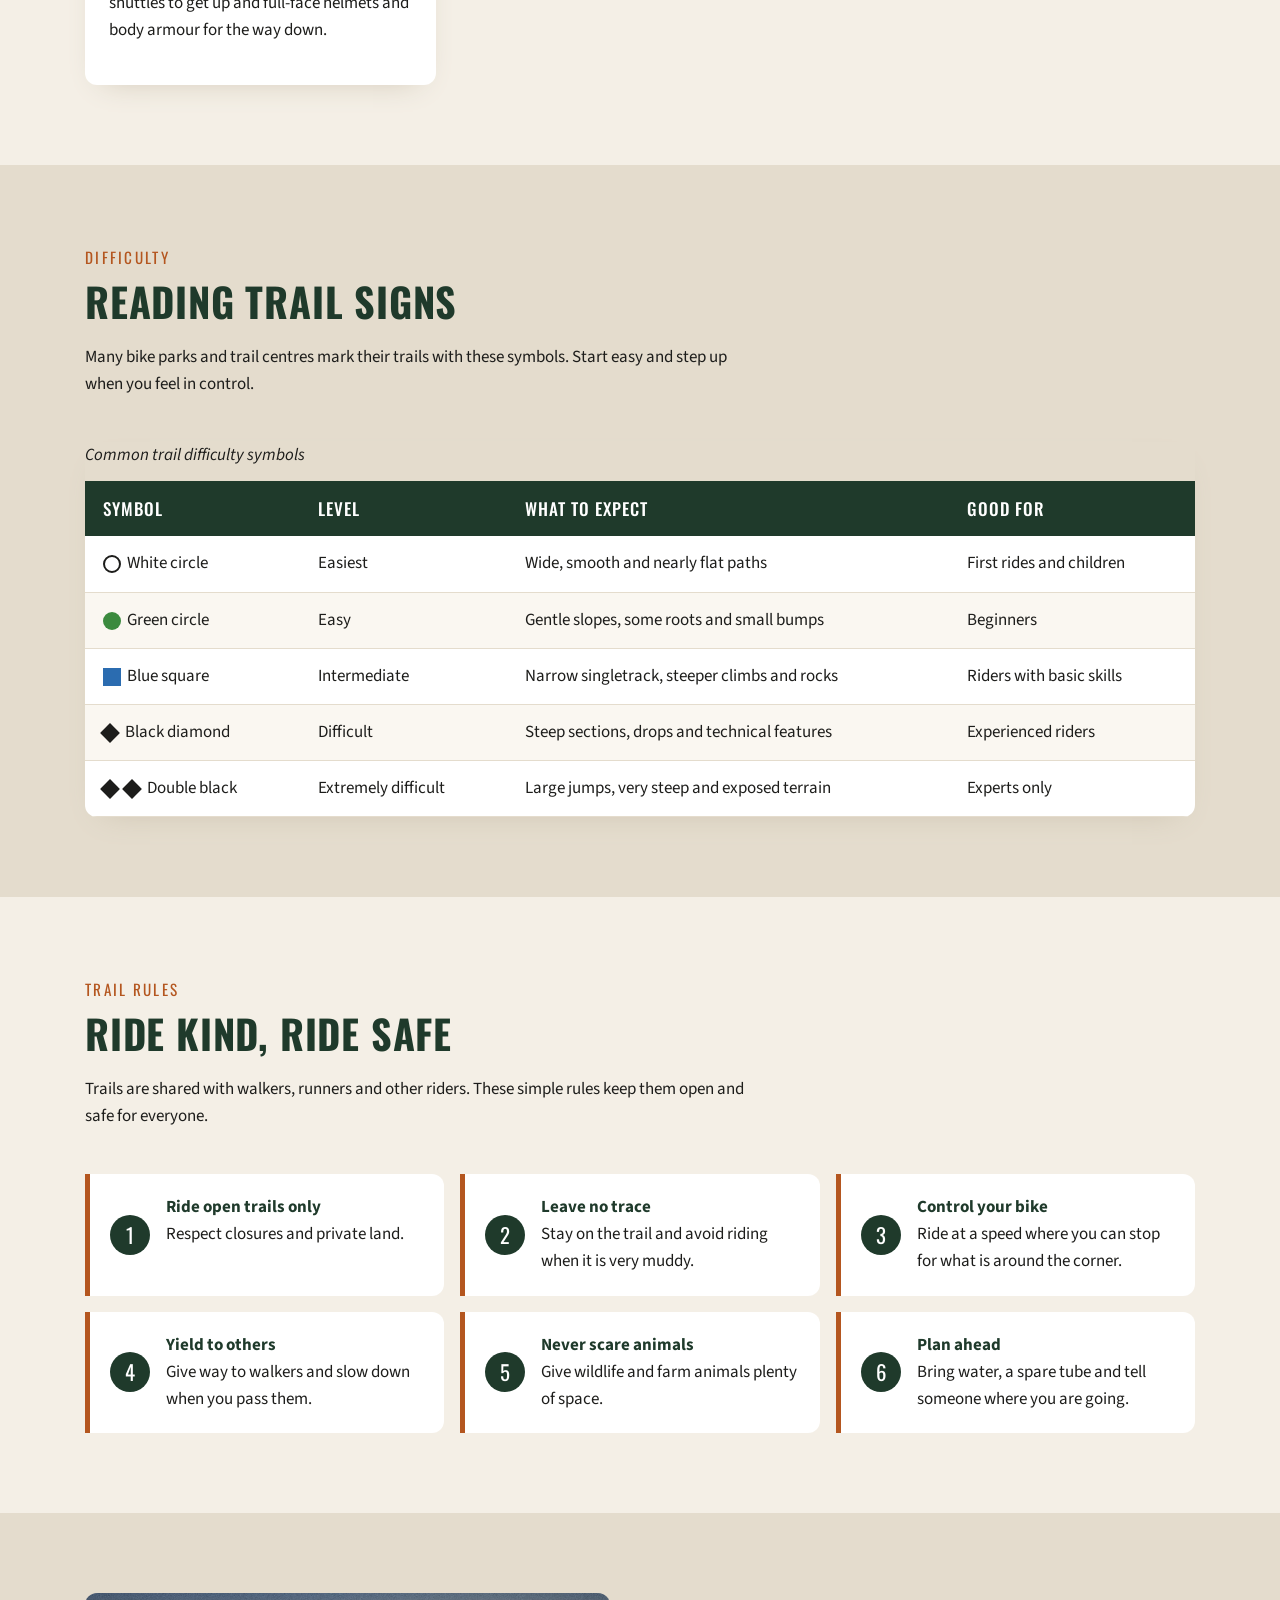
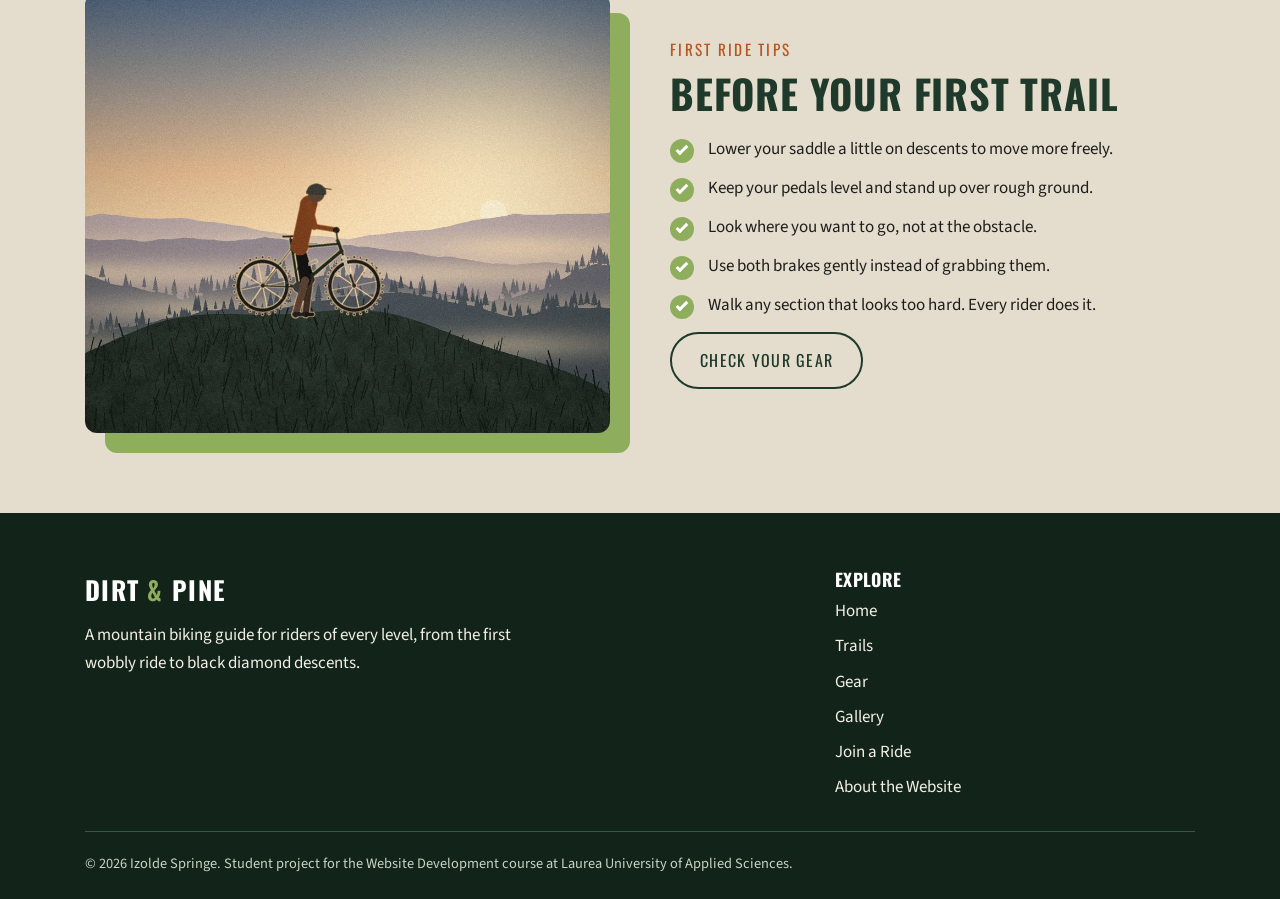
<file: final-project/trails.html>
<!DOCTYPE html>
<html lang="en">
<head>
    <meta charset="UTF-8">
    <meta name="viewport" content="width=device-width, initial-scale=1.0">
    <meta name="description" content="Mountain biking riding styles, trail difficulty levels and trail rules explained.">
    <title>Trails | Dirt &amp; Pine</title>
    <link rel="preconnect" href="https://fonts.googleapis.com">
    <link rel="preconnect" href="https://fonts.gstatic.com" crossorigin>
    <link href="https://fonts.googleapis.com/css2?family=Oswald:wght@500;700&amp;family=Source+Sans+3:ital,wght@0,400;0,600;1,400&amp;display=swap" rel="stylesheet">
    <link rel="stylesheet" href="css/style.css">
</head>
<body>
    <a class="skip-link" href="#main">Skip to content</a>

    <header class="site-header">
        <div class="container header-inner">
            <a class="logo" href="index.html">Dirt <span>&amp;</span> Pine</a>
            <input class="nav-toggle" type="checkbox" id="nav-toggle">
            <label class="nav-toggle-label" for="nav-toggle">
                <span class="hamburger"></span>
                <span class="visually-hidden">Menu</span>
            </label>
            <nav class="site-nav" aria-label="Main">
                <ul>
                    <li><a href="index.html">Home</a></li>
                    <li><a href="trails.html" aria-current="page">Trails</a></li>
                    <li><a href="gear.html">Gear</a></li>
                    <li><a href="gallery.html">Gallery</a></li>
                    <li><a href="join.html">Join a Ride</a></li>
                    <li><a href="about.html">About the Website</a></li>
                </ul>
            </nav>
        </div>
    </header>

    <main id="main">
        <section class="hero hero-small hero-trails">
            <div class="container">
                <div class="hero-content">
                    <span class="eyebrow">Trail guide</span>
                    <h1>Know your trail</h1>
                    <p class="hero-text">Riding styles, difficulty levels and the rules every rider should follow.</p>
                </div>
            </div>
        </section>

        <section class="section" id="styles">
            <div class="container">
                <div class="section-intro">
                    <span class="eyebrow">Riding styles</span>
                    <h2>Four ways to ride</h2>
                    <p>Mountain biking is not one sport but many. Each style has its own kind of trail, bike and rider.</p>
                </div>
                <div class="card-grid">
                    <article class="card">
                        <div class="card-image">
                            <img src="images/xc.jpg" alt="Cross-country rider climbing a forest path" width="800" height="533" loading="lazy">
                        </div>
                        <div class="card-body">
                            <span class="badge badge-green">Beginner friendly</span>
                            <h3>Cross-country</h3>
                            <p>Long rides with climbs and fast flowing sections. XC is all about endurance, and light bikes make the climbs easier.</p>
                        </div>
                    </article>
                    <article class="card">
                        <div class="card-image">
                            <img src="images/trail.jpg" alt="Rider on a narrow singletrack trail through the forest" width="800" height="533" loading="lazy">
                        </div>
                        <div class="card-body">
                            <span class="badge badge-blue">Intermediate</span>
                            <h3>Trail</h3>
                            <p>The all-rounder. Trail riding mixes climbing and descending on singletrack, and it is what most riders do on a weekend.</p>
                        </div>
                    </article>
                    <article class="card">
                        <div class="card-image">
                            <img src="images/enduro.jpg" alt="Enduro rider leaning into a steep corner" width="800" height="533" loading="lazy">
                        </div>
                        <div class="card-body">
                            <span class="badge badge-black">Advanced</span>
                            <h3>Enduro</h3>
                            <p>Pedal up, race down. In enduro races only the downhill stages are timed, so riders need both fitness and technical skill.</p>
                        </div>
                    </article>
                    <article class="card">
                        <div class="card-image">
                            <img src="images/downhill.jpg" alt="Downhill rider in full protective gear jumping off a rock" width="800" height="533" loading="lazy">
                        </div>
                        <div class="card-body">
                            <span class="badge badge-black">Expert</span>
                            <h3>Downhill</h3>
                            <p>Steep, fast and rough. Riders use lifts or shuttles to get up and full-face helmets and body armour for the way down.</p>
                        </div>
                    </article>
                </div>
            </div>
        </section>

        <section class="section section-alt" id="difficulty">
            <div class="container">
                <div class="section-intro">
                    <span class="eyebrow">Difficulty</span>
                    <h2>Reading trail signs</h2>
                    <p>Many bike parks and trail centres mark their trails with these symbols. Start easy and step up when you feel in control.</p>
                </div>
                <div class="table-wrapper">
                    <table class="difficulty-table">
                        <caption>Common trail difficulty symbols</caption>
                        <thead>
                            <tr>
                                <th scope="col">Symbol</th>
                                <th scope="col">Level</th>
                                <th scope="col">What to expect</th>
                                <th scope="col">Good for</th>
                            </tr>
                        </thead>
                        <tbody>
                            <tr>
                                <td><span class="symbol symbol-white"></span>White circle</td>
                                <td>Easiest</td>
                                <td>Wide, smooth and nearly flat paths</td>
                                <td>First rides and children</td>
                            </tr>
                            <tr>
                                <td><span class="symbol symbol-green"></span>Green circle</td>
                                <td>Easy</td>
                                <td>Gentle slopes, some roots and small bumps</td>
                                <td>Beginners</td>
                            </tr>
                            <tr>
                                <td><span class="symbol symbol-blue"></span>Blue square</td>
                                <td>Intermediate</td>
                                <td>Narrow singletrack, steeper climbs and rocks</td>
                                <td>Riders with basic skills</td>
                            </tr>
                            <tr>
                                <td><span class="symbol symbol-black"></span>Black diamond</td>
                                <td>Difficult</td>
                                <td>Steep sections, drops and technical features</td>
                                <td>Experienced riders</td>
                            </tr>
                            <tr>
                                <td><span class="symbol symbol-black"></span><span class="symbol symbol-black"></span>Double black</td>
                                <td>Extremely difficult</td>
                                <td>Large jumps, very steep and exposed terrain</td>
                                <td>Experts only</td>
                            </tr>
                        </tbody>
                    </table>
                </div>
            </div>
        </section>

        <section class="section" id="rules">
            <div class="container">
                <div class="section-intro">
                    <span class="eyebrow">Trail rules</span>
                    <h2>Ride kind, ride safe</h2>
                    <p>Trails are shared with walkers, runners and other riders. These simple rules keep them open and safe for everyone.</p>
                </div>
                <ol class="rules">
                    <li><strong>Ride open trails only</strong> Respect closures and private land.</li>
                    <li><strong>Leave no trace</strong> Stay on the trail and avoid riding when it is very muddy.</li>
                    <li><strong>Control your bike</strong> Ride at a speed where you can stop for what is around the corner.</li>
                    <li><strong>Yield to others</strong> Give way to walkers and slow down when you pass them.</li>
                    <li><strong>Never scare animals</strong> Give wildlife and farm animals plenty of space.</li>
                    <li><strong>Plan ahead</strong> Bring water, a spare tube and tell someone where you are going.</li>
                </ol>
            </div>
        </section>

        <section class="section section-alt">
            <div class="container split">
                <div class="split-image">
                    <img src="images/gallery-3.jpg" alt="Rider stopped on a hilltop looking over the forest" width="800" height="1000" loading="lazy">
                </div>
                <div>
                    <span class="eyebrow">First ride tips</span>
                    <h2>Before your first trail</h2>
                    <ul class="checklist">
                        <li>Lower your saddle a little on descents to move more freely.</li>
                        <li>Keep your pedals level and stand up over rough ground.</li>
                        <li>Look where you want to go, not at the obstacle.</li>
                        <li>Use both brakes gently instead of grabbing them.</li>
                        <li>Walk any section that looks too hard. Every rider does it.</li>
                    </ul>
                    <a class="btn btn-ghost" href="gear.html">Check your gear</a>
                </div>
            </div>
        </section>
    </main>

    <footer class="site-footer">
        <div class="container">
            <div class="footer-inner">
                <div>
                    <a class="logo" href="index.html">Dirt <span>&amp;</span> Pine</a>
                    <p class="footer-text">A mountain biking guide for riders of every level, from the first wobbly ride to black diamond descents.</p>
                </div>
                <nav class="footer-nav" aria-label="Footer">
                    <h2 class="footer-heading">Explore</h2>
                    <ul>
                        <li><a href="index.html">Home</a></li>
                        <li><a href="trails.html">Trails</a></li>
                        <li><a href="gear.html">Gear</a></li>
                        <li><a href="gallery.html">Gallery</a></li>
                        <li><a href="join.html">Join a Ride</a></li>
                        <li><a href="about.html">About the Website</a></li>
                    </ul>
                </nav>
            </div>
            <p class="footer-bottom">&copy; 2026 Izolde Springe. Student project for the Website Development course at Laurea University of Applied Sciences.</p>
        </div>
    </footer>
</body>
</html>
</file>
<file: final-project/css/style.css>
/* =========================================================
   Dirt & Pine: shared stylesheet for every page
   ========================================================= */

/* The stylesheet is ordered by page section. Selectors such as
   ".card:hover .card-image img" and ".gallery-item img" never match
   the same element, so their order does not matter. */
/* stylelint-disable no-descending-specificity */

/* ---------- Colour palette and shared values ---------- */
:root {
    --color-forest: #1f3a2b;
    --color-forest-dark: #12241a;
    --color-pine: #2f5d43;
    --color-moss: #8fae5d;
    --color-accent: #b4561f;
    --color-accent-dark: #8f4317;
    --color-sand: #f4efe6;
    --color-sand-dark: #e4dccd;
    --color-shadow: #c9bfad;
    --color-ink: #1d1d1b;
    --color-white: #fff;
    --font-heading: oswald, "Arial Narrow", sans-serif;
    --font-body: "Source Sans 3", arial, sans-serif;
    --radius: 12px;
    --max-width: 1150px;
}

/* ---------- Base ---------- */
*,
*::before,
*::after {
    box-sizing: border-box;
}

html {
    scroll-behavior: smooth;
}

body {
    margin: 0;
    font-family: var(--font-body);
    font-size: 1.0625rem;
    line-height: 1.6;
    color: var(--color-ink);
    background-color: var(--color-sand);
}

img {
    display: block;
    max-width: 100%;
    height: auto;
}

h1,
h2,
h3 {
    margin: 0 0 0.5em;
    font-family: var(--font-heading);
    font-weight: 700;
    line-height: 1.15;
    letter-spacing: 0.02em;
    text-transform: uppercase;
}

h1 {
    font-size: clamp(2.2rem, 6vw, 4rem);
}

h2 {
    font-size: clamp(1.7rem, 4vw, 2.5rem);
    color: var(--color-forest);
}

h3 {
    font-size: 1.35rem;
    color: var(--color-forest);
}

p {
    margin: 0 0 1em;
}

a {
    color: var(--color-accent);
}

a:hover {
    color: var(--color-accent-dark);
}

/* Keep anchored sections clear of the sticky header */
[id] {
    scroll-margin-top: 90px;
}

/* ---------- Layout helpers ---------- */
.container {
    width: 100%;
    max-width: var(--max-width);
    margin: 0 auto;
    padding: 0 20px;
}

.section {
    padding: 80px 0;
}

.section-alt {
    background-color: var(--color-sand-dark);
}

.section-dark {
    color: var(--color-sand);
    background-color: var(--color-forest);
}

.section-dark h2,
.section-dark h3 {
    color: var(--color-white);
}

.section-intro {
    max-width: 680px;
    margin-bottom: 44px;
}

.text-center {
    text-align: center;
}

.section-intro.text-center {
    margin-right: auto;
    margin-left: auto;
}

.eyebrow {
    display: inline-block;
    margin-bottom: 8px;
    font-family: var(--font-heading);
    font-size: 0.95rem;
    letter-spacing: 0.15em;
    text-transform: uppercase;
    color: var(--color-accent);
}

.section-dark .eyebrow,
.hero .eyebrow {
    color: var(--color-moss);
}

.visually-hidden {
    position: absolute;
    width: 1px;
    height: 1px;
    margin: -1px;
    padding: 0;
    overflow: hidden;
    clip-path: inset(50%);
    white-space: nowrap;
    border: 0;
}

.skip-link {
    position: absolute;
    top: -60px;
    left: 16px;
    z-index: 200;
    padding: 10px 16px;
    color: var(--color-white);
    background-color: var(--color-accent);
    border-radius: 0 0 8px 8px;
    transition: top 0.2s ease;
}

.skip-link:focus {
    top: 0;
}

/* ---------- Buttons ---------- */
.btn {
    display: inline-block;
    padding: 14px 28px;
    font-family: var(--font-heading);
    font-size: 1rem;
    letter-spacing: 0.08em;
    text-align: center;
    text-decoration: none;
    text-transform: uppercase;
    cursor: pointer;
    border: 2px solid transparent;
    border-radius: 999px;
    transition: background-color 0.25s ease, color 0.25s ease, transform 0.25s ease, box-shadow 0.25s ease;
}

.btn:hover {
    transform: translateY(-3px);
}

.btn:focus-visible {
    outline: 3px solid var(--color-moss);
    outline-offset: 3px;
}

.btn-primary {
    color: var(--color-white);
    background-color: var(--color-accent);
}

.btn-primary:hover {
    color: var(--color-white);
    background-color: var(--color-accent-dark);
    box-shadow: 0 10px 20px -8px var(--color-forest-dark);
}

.btn-outline {
    color: var(--color-white);
    background-color: transparent;
    border-color: var(--color-white);
}

.btn-outline:hover {
    color: var(--color-forest);
    background-color: var(--color-white);
}

.btn-ghost {
    color: var(--color-forest);
    background-color: transparent;
    border-color: var(--color-forest);
}

.btn-ghost:hover {
    color: var(--color-white);
    background-color: var(--color-forest);
}

/* ---------- Header and navigation ---------- */
.site-header {
    position: sticky;
    top: 0;
    z-index: 50;
    background-color: var(--color-forest-dark);
}

.header-inner {
    display: flex;
    flex-wrap: wrap;
    align-items: center;
    justify-content: space-between;
    min-height: 70px;
}

.logo {
    font-family: var(--font-heading);
    font-size: 1.6rem;
    font-weight: 700;
    letter-spacing: 0.05em;
    text-decoration: none;
    text-transform: uppercase;
    color: var(--color-white);
}

.logo span {
    color: var(--color-moss);
}

.logo:hover {
    color: var(--color-white);
}

.site-nav ul {
    display: flex;
    gap: 6px;
    margin: 0;
    padding: 0;
    list-style: none;
}

.site-nav a {
    position: relative;
    display: block;
    padding: 10px 14px;
    font-family: var(--font-heading);
    letter-spacing: 0.08em;
    text-decoration: none;
    text-transform: uppercase;
    color: var(--color-sand);
}

/* Underline that grows from the left on hover and marks the current page */
.site-nav a::after {
    content: "";
    position: absolute;
    right: 14px;
    bottom: 4px;
    left: 14px;
    height: 2px;
    background-color: var(--color-moss);
    transform: scaleX(0);
    transform-origin: left;
    transition: transform 0.3s ease;
}

.site-nav a:hover,
.site-nav a[aria-current="page"] {
    color: var(--color-white);
}

.site-nav a:hover::after,
.site-nav a[aria-current="page"]::after {
    transform: scaleX(1);
}

/* Mobile menu: a hidden checkbox opens the menu without JavaScript */
.nav-toggle {
    position: absolute;
    width: 1px;
    height: 1px;
    opacity: 0;
}

.nav-toggle-label {
    display: none;
    padding: 22px 6px;
    cursor: pointer;
}

.hamburger,
.hamburger::before,
.hamburger::after {
    display: block;
    width: 28px;
    height: 3px;
    background-color: var(--color-sand);
    border-radius: 2px;
    transition: transform 0.3s ease, background-color 0.3s ease;
}

.hamburger {
    position: relative;
}

.hamburger::before,
.hamburger::after {
    content: "";
    position: absolute;
    left: 0;
}

.hamburger::before {
    top: -9px;
}

.hamburger::after {
    top: 9px;
}

/* The three lines turn into an X when the menu is open */
.nav-toggle:checked + .nav-toggle-label .hamburger {
    background-color: transparent;
}

.nav-toggle:checked + .nav-toggle-label .hamburger::before {
    transform: translateY(9px) rotate(45deg);
}

.nav-toggle:checked + .nav-toggle-label .hamburger::after {
    transform: translateY(-9px) rotate(-45deg);
}

.nav-toggle:focus + .nav-toggle-label {
    outline: 2px solid var(--color-moss);
    outline-offset: 2px;
}

/* ---------- Hero banners ---------- */
.hero {
    position: relative;
    display: flex;
    align-items: center;
    min-height: 85vh;
    padding: 80px 0 130px;
    overflow: hidden;
    color: var(--color-white);
    background-color: var(--color-forest);
    background-position: center;
    background-repeat: no-repeat;
    background-size: cover;
}

/* Green overlay keeps the text readable on top of the photo */
.hero::before {
    content: "";
    position: absolute;
    top: 0;
    left: 0;
    width: 100%;
    height: 100%;
    background: linear-gradient(120deg, var(--color-forest-dark), var(--color-pine));
    opacity: 0.78;
}

/* Mountain silhouette along the bottom edge */
.hero::after {
    content: "";
    position: absolute;
    right: 0;
    bottom: -1px;
    left: 0;
    height: 90px;
    background-color: var(--color-sand);
    clip-path: polygon(0 100%, 0 60%, 12% 30%, 22% 55%, 35% 15%, 48% 60%, 60% 35%, 72% 70%, 85% 25%, 100% 55%, 100% 100%);
}

.hero .container {
    position: relative;
}

.hero h1 {
    color: var(--color-white);
}

.hero-content {
    max-width: 700px;
    animation: rise-in 1s ease both;
}

.hero-text {
    font-size: 1.25rem;
}

.hero-actions {
    display: flex;
    flex-wrap: wrap;
    gap: 14px;
    margin-top: 28px;
}

.hero-small {
    min-height: 50vh;
}

.hero-home {
    background-image: url("../images/hero.jpg");
}

.hero-trails {
    background-image: url("../images/gallery-2.jpg");
}

.hero-gear {
    background-image: url("../images/gear.jpg");
}

.hero-gallery {
    background-image: url("../images/gallery-5.jpg");
}

.hero-join {
    background-image: url("../images/gallery-6.jpg");
}

.hero-about {
    background-image: url("../images/slide-2.jpg");
}

/* ---------- Numbered benefits (home) ---------- */
.benefits {
    display: grid;
    grid-template-columns: repeat(auto-fit, minmax(240px, 1fr));
    gap: 34px;
    margin: 0;
    padding: 0;
    list-style: none;
    counter-reset: benefit;
}

.benefits li {
    position: relative;
    padding-top: 70px;
    counter-increment: benefit;
}

.benefits li::before {
    content: counter(benefit, decimal-leading-zero);
    position: absolute;
    top: 0;
    left: 0;
    font-family: var(--font-heading);
    font-size: 3.2rem;
    line-height: 1;
    color: var(--color-moss);
}

/* ---------- Cards ---------- */
.card-grid {
    display: grid;
    grid-template-columns: repeat(auto-fit, minmax(260px, 1fr));
    gap: 28px;
}

.card {
    display: flex;
    flex-direction: column;
    overflow: hidden;
    background-color: var(--color-white);
    border-radius: var(--radius);
    box-shadow: 0 12px 30px -18px var(--color-shadow);
    transition: transform 0.3s ease, box-shadow 0.3s ease;
}

.card:hover {
    transform: translateY(-8px);
    box-shadow: 0 22px 40px -20px var(--color-forest);
}

.card-image {
    overflow: hidden;
}

.card-image img {
    width: 100%;
    height: 220px;
    object-fit: cover;
    background-color: var(--color-pine);
    transition: transform 0.6s ease;
}

.card:hover .card-image img {
    transform: scale(1.08);
}

.card-body {
    display: flex;
    flex: 1;
    flex-direction: column;
    padding: 24px;
}

.card-body p {
    flex: 1;
}

.card-link {
    font-weight: 600;
    text-decoration: none;
}

.card-link::after {
    content: " \2192";
    display: inline-block;
    transition: transform 0.3s ease;
}

.card:hover .card-link::after {
    transform: translateX(5px);
}

/* ---------- Difficulty badges ---------- */
.badge {
    display: inline-block;
    align-self: flex-start;
    margin-bottom: 12px;
    padding: 4px 12px;
    font-size: 0.85rem;
    font-weight: 600;
    letter-spacing: 0.05em;
    text-transform: uppercase;
    border-radius: 999px;
}

.badge-green {
    color: #2d5016;
    background-color: #dfeccd;
}

.badge-blue {
    color: #1d4f8c;
    background-color: #d6e4f5;
}

.badge-black {
    color: var(--color-white);
    background-color: var(--color-ink);
}

/* ---------- Stats band (home) ---------- */
.stats {
    display: grid;
    grid-template-columns: repeat(auto-fit, minmax(180px, 1fr));
    gap: 30px;
    margin: 0;
    padding: 0;
    list-style: none;
    text-align: center;
}

.stat-number {
    display: block;
    font-family: var(--font-heading);
    font-size: clamp(2.6rem, 6vw, 3.6rem);
    line-height: 1.1;
    color: var(--color-moss);
}

/* ---------- Quote (home) ---------- */
.quote-block {
    position: relative;
    max-width: 760px;
    margin: 0 auto;
    padding-top: 40px;
    text-align: center;
}

.quote-block::before {
    content: "\201C";
    position: absolute;
    top: -30px;
    left: 50%;
    font-family: Georgia, serif;
    font-size: 8rem;
    line-height: 1;
    color: var(--color-moss);
    transform: translateX(-50%);
}

.quote-block blockquote {
    margin: 0;
    font-size: clamp(1.3rem, 3vw, 1.75rem);
    font-style: italic;
}

.quote-block figcaption {
    margin-top: 12px;
    font-weight: 600;
    color: var(--color-accent);
}

/* ---------- Difficulty table (trails) ---------- */
.table-wrapper {
    overflow-x: auto;
    border-radius: var(--radius);
    box-shadow: 0 12px 30px -18px var(--color-shadow);
}

.difficulty-table {
    width: 100%;
    min-width: 600px;
    border-collapse: collapse;
    background-color: var(--color-white);
}

.difficulty-table caption {
    padding: 0 0 12px;
    font-style: italic;
    text-align: left;
}

.difficulty-table th,
.difficulty-table td {
    padding: 14px 18px;
    text-align: left;
    vertical-align: top;
}

.difficulty-table th {
    font-family: var(--font-heading);
    font-weight: 500;
    letter-spacing: 0.06em;
    text-transform: uppercase;
    color: var(--color-white);
    background-color: var(--color-forest);
}

.difficulty-table td {
    border-bottom: 1px solid var(--color-sand-dark);
}

.difficulty-table tbody tr {
    transition: background-color 0.2s ease;
}

.difficulty-table tbody tr:nth-child(even) {
    background-color: #faf7f1;
}

.difficulty-table tbody tr:hover {
    background-color: #efe7d8;
}

/* Trail symbols drawn with CSS shapes */
.symbol {
    display: inline-block;
    width: 18px;
    height: 18px;
    margin-right: 6px;
    vertical-align: middle;
}

.symbol-white {
    background-color: var(--color-white);
    border: 2px solid var(--color-ink);
    border-radius: 50%;
}

.symbol-green {
    background-color: #3b8a3e;
    border-radius: 50%;
}

.symbol-blue {
    background-color: #2b6cb0;
}

.symbol-black {
    width: 14px;
    height: 14px;
    margin-right: 8px;
    background-color: var(--color-ink);
    transform: rotate(45deg);
}

/* ---------- Trail rules (numbered with CSS counters) ---------- */
.rules {
    display: grid;
    grid-template-columns: repeat(auto-fit, minmax(300px, 1fr));
    gap: 16px;
    margin: 0;
    padding: 0;
    list-style: none;
    counter-reset: rule;
}

.rules li {
    position: relative;
    padding: 20px 20px 20px 76px;
    background-color: var(--color-white);
    border-left: 5px solid var(--color-accent);
    border-radius: 0 var(--radius) var(--radius) 0;
    counter-increment: rule;
}

.rules li::before {
    content: counter(rule);
    position: absolute;
    top: 50%;
    left: 20px;
    width: 40px;
    height: 40px;
    font-family: var(--font-heading);
    font-size: 1.3rem;
    line-height: 40px;
    text-align: center;
    color: var(--color-white);
    background-color: var(--color-forest);
    border-radius: 50%;
    transform: translateY(-50%);
}

.rules strong {
    display: block;
    color: var(--color-forest);
}

/* ---------- Flip cards (gear) ---------- */
.flip-grid {
    display: grid;
    grid-template-columns: repeat(auto-fit, minmax(240px, 1fr));
    gap: 24px;
}

.flip-card {
    height: 320px;
    perspective: 1000px;
    border-radius: var(--radius);
}

.flip-card:focus {
    outline: 3px solid var(--color-moss);
    outline-offset: 4px;
}

.flip-card-inner {
    position: relative;
    width: 100%;
    height: 100%;
    transform-style: preserve-3d;
    transition: transform 0.7s ease;
}

.flip-card:hover .flip-card-inner,
.flip-card:focus .flip-card-inner {
    transform: rotateY(180deg);
}

.flip-card-front,
.flip-card-back {
    position: absolute;
    top: 0;
    left: 0;
    display: flex;
    flex-direction: column;
    justify-content: center;
    width: 100%;
    height: 100%;
    padding: 28px;
    border-radius: var(--radius);
    backface-visibility: hidden;
}

.flip-card-front {
    align-items: center;
    text-align: center;
    color: var(--color-white);
    background: linear-gradient(150deg, var(--color-pine), var(--color-forest-dark));
}

.flip-card-front h3 {
    color: var(--color-white);
}

.flip-card-back {
    background-color: var(--color-white);
    transform: rotateY(180deg);
}

.travel {
    font-family: var(--font-heading);
    font-size: 2.4rem;
    line-height: 1.1;
    color: var(--color-moss);
}

.flip-hint {
    margin: 12px 0 0;
    font-size: 0.9rem;
    opacity: 0.8;
}

/* ---------- Split layout: image beside text ---------- */
.split {
    display: grid;
    grid-template-columns: 1fr 1fr;
    gap: 60px;
    align-items: center;
}

.split-image img {
    width: 100%;
    height: 440px;
    object-fit: cover;
    background-color: var(--color-pine);
    border-radius: var(--radius);
    box-shadow: 20px 20px 0 var(--color-moss);
}

/* ---------- Checklist with CSS check marks ---------- */
.checklist {
    margin: 0;
    padding: 0;
    list-style: none;
}

.checklist li {
    position: relative;
    margin-bottom: 12px;
    padding-left: 38px;
}

.checklist li::before {
    content: "";
    position: absolute;
    top: 3px;
    left: 0;
    width: 24px;
    height: 24px;
    background-color: var(--color-moss);
    border-radius: 50%;
}

.checklist li::after {
    content: "";
    position: absolute;
    top: 7px;
    left: 9px;
    width: 6px;
    height: 12px;
    border: solid var(--color-white);
    border-width: 0 3px 3px 0;
    transform: rotate(45deg);
}

/* ---------- FAQ accordion (gear) ---------- */
.faq {
    max-width: 800px;
    margin: 0 auto;
}

.faq details {
    margin-bottom: 12px;
    overflow: hidden;
    background-color: var(--color-white);
    border-radius: var(--radius);
}

.faq summary {
    position: relative;
    padding: 18px 60px 18px 22px;
    font-weight: 600;
    list-style: none;
    cursor: pointer;
    transition: background-color 0.2s ease;
}

.faq summary:hover {
    background-color: #faf7f1;
}

.faq summary::after {
    content: "+";
    position: absolute;
    top: 50%;
    right: 22px;
    font-size: 1.6rem;
    line-height: 1;
    color: var(--color-accent);
    transform: translateY(-50%);
    transition: transform 0.3s ease;
}

.faq details[open] summary::after {
    transform: translateY(-50%) rotate(45deg);
}

.faq-answer {
    padding: 0 22px 6px;
    animation: fade-in 0.4s ease;
}

/* ---------- Slideshow (gallery), pure CSS ---------- */
.slideshow {
    position: relative;
    height: clamp(260px, 50vw, 540px);
    overflow: hidden;
    background-color: var(--color-forest);
    border-radius: var(--radius);
}

.slide {
    position: absolute;
    top: 0;
    left: 0;
    width: 100%;
    height: 100%;
    margin: 0;
    opacity: 0;
    animation: slide-fade 20s infinite;
}

.slide:nth-child(2) {
    animation-delay: 5s;
}

.slide:nth-child(3) {
    animation-delay: 10s;
}

.slide:nth-child(4) {
    animation-delay: 15s;
}

.slideshow:hover .slide {
    animation-play-state: paused;
}

.slide img {
    width: 100%;
    height: 100%;
    object-fit: cover;
}

.slide figcaption {
    position: absolute;
    bottom: 20px;
    left: 20px;
    padding: 8px 16px;
    font-family: var(--font-heading);
    letter-spacing: 0.06em;
    text-transform: uppercase;
    color: var(--color-white);
    background-color: var(--color-forest-dark);
    border-radius: 8px;
}

/* ---------- Gallery grid with captions ---------- */
.gallery-grid {
    display: grid;
    grid-template-columns: repeat(auto-fill, minmax(250px, 1fr));
    gap: 16px;
    margin: 0;
    padding: 0;
    list-style: none;
}

.gallery-item {
    position: relative;
    display: block;
    overflow: hidden;
    border-radius: var(--radius);
}

.gallery-item img {
    width: 100%;
    height: 260px;
    object-fit: cover;
    background-color: var(--color-pine);
    transition: transform 0.5s ease, filter 0.5s ease;
}

.gallery-item:hover img,
.gallery-item:focus img {
    filter: brightness(75%);
    transform: scale(1.06);
}

.gallery-caption {
    position: absolute;
    right: 0;
    bottom: 0;
    left: 0;
    padding: 30px 16px 14px;
    font-weight: 600;
    color: var(--color-white);
    background: linear-gradient(transparent, var(--color-forest-dark));
    transform: translateY(100%);
    transition: transform 0.4s ease;
}

.gallery-item:hover .gallery-caption,
.gallery-item:focus .gallery-caption {
    transform: translateY(0);
}

/* ---------- Lightbox, opened with :target ---------- */
.lightbox {
    position: fixed;
    top: 0;
    left: 0;
    z-index: 100;
    width: 100%;
    height: 100%;
    display: none;
    align-items: center;
    justify-content: center;
    gap: 10px;
    padding: 20px;
    background-color: var(--color-forest-dark);
}

.lightbox:target {
    display: flex;
    animation: fade-in 0.3s ease;
}

.lightbox-figure {
    max-width: 1000px;
    margin: 0;
    text-align: center;
    color: var(--color-sand);
}

.lightbox-figure img {
    width: auto;
    max-height: 75vh;
    margin: 0 auto 12px;
    border-radius: 8px;
}

.lightbox-close,
.lightbox-arrow {
    font-size: 2.6rem;
    line-height: 1;
    text-decoration: none;
    color: var(--color-sand);
    transition: color 0.2s ease, transform 0.2s ease;
}

.lightbox-close {
    position: absolute;
    top: 16px;
    right: 24px;
}

.lightbox-close:hover,
.lightbox-arrow:hover {
    color: var(--color-moss);
    transform: scale(1.2);
}

/* ---------- Join form ---------- */
.join-layout {
    display: grid;
    grid-template-columns: 2fr 1fr;
    gap: 40px;
    align-items: start;
}

.ride-form {
    padding: 36px;
    background-color: var(--color-white);
    border-radius: var(--radius);
    box-shadow: 0 12px 30px -18px var(--color-shadow);
}

.ride-form fieldset {
    margin: 0 0 30px;
    padding: 0;
    border: 0;
}

.ride-form legend {
    margin-bottom: 16px;
    padding: 0;
    font-family: var(--font-heading);
    font-size: 1.35rem;
    text-transform: uppercase;
    color: var(--color-forest);
}

.form-row {
    display: grid;
    grid-template-columns: 1fr 1fr;
    gap: 18px;
}

.form-group {
    display: flex;
    flex-direction: column;
    gap: 6px;
    margin-bottom: 18px;
}

.form-group label,
.group-label {
    font-weight: 600;
}

.required::after {
    content: " *";
    color: var(--color-accent);
}

.form-note {
    font-size: 0.95rem;
}

.ride-form input[type="text"],
.ride-form input[type="email"],
.ride-form input[type="tel"],
.ride-form input[type="date"],
.ride-form select,
.ride-form textarea {
    width: 100%;
    padding: 12px 14px;
    font: inherit;
    color: var(--color-ink);
    background-color: var(--color-sand);
    border: 2px solid var(--color-sand-dark);
    border-radius: 8px;
    transition: border-color 0.2s ease, background-color 0.2s ease;
}

.ride-form textarea {
    min-height: 130px;
    resize: vertical;
}

.ride-form input:focus,
.ride-form select:focus,
.ride-form textarea:focus {
    background-color: var(--color-white);
    border-color: var(--color-pine);
    outline: 3px solid var(--color-moss);
    outline-offset: 1px;
}

.ride-form input[type="range"] {
    width: 100%;
}

.range-labels {
    display: flex;
    justify-content: space-between;
    font-size: 0.9rem;
}

/* Skill level radios styled as pill buttons */
.pill-options {
    display: flex;
    flex-wrap: wrap;
    gap: 10px;
}

.pill {
    position: relative;
}

.pill input {
    position: absolute;
    opacity: 0;
}

.pill span {
    display: inline-block;
    padding: 10px 20px;
    cursor: pointer;
    border: 2px solid var(--color-sand-dark);
    border-radius: 999px;
    transition: background-color 0.2s ease, border-color 0.2s ease, color 0.2s ease;
}

.pill span:hover {
    border-color: var(--color-pine);
}

.pill input:checked + span {
    color: var(--color-white);
    background-color: var(--color-forest);
    border-color: transparent;
}

.pill input:focus + span {
    outline: 3px solid var(--color-moss);
    outline-offset: 2px;
}

.checkbox-options {
    display: grid;
    gap: 8px;
}

.checkbox-option {
    display: flex;
    gap: 10px;
    align-items: center;
}

.checkbox-option input {
    width: 20px;
    height: 20px;
}

.form-actions {
    display: flex;
    flex-wrap: wrap;
    gap: 12px;
}

/* Side panel with ride schedule */
.info-card {
    padding: 30px;
    color: var(--color-sand);
    background-color: var(--color-forest);
    border-radius: var(--radius);
}

.info-card h2 {
    font-size: 1.6rem;
    color: var(--color-white);
}

.schedule {
    margin: 0 0 20px;
}

.schedule dt {
    font-family: var(--font-heading);
    letter-spacing: 0.06em;
    text-transform: uppercase;
    color: var(--color-moss);
}

.schedule dd {
    margin: 0 0 16px;
}

/* ---------- Bootstrap components (join), themed with Bootstrap's own variables ---------- */
.alert-success {
    --bs-alert-color: var(--color-forest);
    --bs-alert-bg: #e8efdb;
    --bs-alert-border-color: var(--color-moss);
    --bs-alert-border-radius: 8px;
}

.info-card .progress {
    --bs-progress-height: 8px;
    --bs-progress-bg: var(--color-forest-dark);
    --bs-progress-bar-bg: var(--color-moss);
    --bs-progress-border-radius: 999px;
}

/* ---------- Video presentation (about) ---------- */
.video-figure {
    max-width: 960px;
    margin: 0 auto;
}

.video-figure video {
    display: block;
    width: 100%;
    height: auto;
    background-color: var(--color-forest-dark);
    border-radius: var(--radius);
    box-shadow: 20px 20px 0 var(--color-moss);
}

.video-figure figcaption {
    margin-top: 34px;
    font-size: 0.95rem;
    font-style: italic;
    text-align: center;
}

/* ---------- Footer ---------- */
.site-footer {
    padding: 56px 0 24px;
    color: var(--color-sand);
    background-color: var(--color-forest-dark);
}

.footer-inner {
    display: grid;
    grid-template-columns: 2fr 1fr;
    gap: 30px;
}

.footer-text {
    max-width: 460px;
    margin-top: 12px;
}

.footer-heading {
    font-size: 1.1rem;
    color: var(--color-white);
}

.footer-nav ul {
    display: grid;
    gap: 8px;
    margin: 0;
    padding: 0;
    list-style: none;
}

.footer-nav a {
    text-decoration: none;
    color: var(--color-sand);
    transition: color 0.2s ease;
}

.footer-nav a:hover {
    color: var(--color-moss);
}

.footer-bottom {
    margin: 30px 0 0;
    padding-top: 20px;
    font-size: 0.9rem;
    color: #c9d3c4;
    border-top: 1px solid var(--color-pine);
}

/* ---------- Animations ---------- */
@keyframes rise-in {
    from {
        opacity: 0;
        transform: translateY(30px);
    }

    to {
        opacity: 1;
        transform: translateY(0);
    }
}

@keyframes fade-in {
    from {
        opacity: 0;
    }

    to {
        opacity: 1;
    }
}

/* Each of the four slides is visible for a quarter of the cycle */
@keyframes slide-fade {
    0% {
        opacity: 0;
        transform: scale(1.08);
    }

    5% {
        opacity: 1;
    }

    25% {
        opacity: 1;
    }

    30% {
        opacity: 0;
        transform: scale(1);
    }

    100% {
        opacity: 0;
    }
}

/* ---------- Responsive: tablets and phones ---------- */
@media (width <= 800px) {
    .section {
        padding: 56px 0;
    }

    .nav-toggle-label {
        display: block;
    }

    .site-nav {
        display: none;
        width: 100%;
        padding-bottom: 12px;
    }

    .nav-toggle:checked ~ .site-nav {
        display: block;
        animation: fade-in 0.3s ease;
    }

    .site-nav ul {
        flex-direction: column;
        gap: 0;
    }

    .site-nav a {
        padding: 12px 4px;
        border-top: 1px solid var(--color-pine);
    }

    .site-nav a::after {
        right: auto;
        left: 4px;
        width: 40px;
    }

    .hero {
        min-height: 70vh;
    }

    .hero-small {
        min-height: 40vh;
    }

    .split,
    .join-layout,
    .footer-inner {
        grid-template-columns: 1fr;
    }

    .split {
        gap: 40px;
    }

    .split-image img {
        height: 300px;
        box-shadow: 10px 10px 0 var(--color-moss);
    }

    .video-figure video {
        box-shadow: 10px 10px 0 var(--color-moss);
    }

    /* Touch screens have no hover, so captions are always shown */
    .gallery-caption {
        transform: translateY(0);
    }
}

/* ---------- Responsive: small phones ---------- */
@media (width <= 520px) {
    .hero-actions .btn,
    .form-actions .btn {
        width: 100%;
    }

    .form-row {
        grid-template-columns: 1fr;
    }

    .ride-form {
        padding: 22px;
    }

    .lightbox-arrow {
        position: absolute;
        bottom: 20px;
    }

    .lightbox-prev {
        left: 30%;
    }

    .lightbox-next {
        right: 30%;
    }
}

/* ---------- Wide screens ---------- */
@media (width >= 801px) {
    /* The menu checkbox is only needed on small screens */
    .nav-toggle {
        display: none;
    }

    /* Feature photo spans two columns */
    .gallery-grid li:first-child {
        grid-column: span 2;
    }
}

/* ---------- Respect users who prefer less motion ---------- */
@media (prefers-reduced-motion: reduce) {
    *,
    *::before,
    *::after {
        scroll-behavior: auto !important;
        animation-duration: 0.01ms !important;
        animation-iteration-count: 1 !important;
        transition-duration: 0.01ms !important;
    }

    .slide:first-child {
        opacity: 1;
    }
}
</file>
<file: WS02/styles.css>
/* Task 2: Text and background */
body {
    background-color: lightgray;
    font-family: Arial, sans-serif;
    margin: 0 auto;
    padding: 20px;
    max-width: 800px;
}

h1 {
    font-size: 2em;
}

p {
    color: blue;
}

/* Task 3: Padding and margin */
.content-box {
    padding: 20px;
    margin: 10px;
    background-color: #f0f0f0;
    border: 1px solid #ccc;
}

/* Task 4: Table */
table {
    width: 100%;
    border-collapse: collapse;
}

th, td {
    border: 1px solid #ddd;
    padding: 8px;
    text-align: left;
}

th {
    background-color: #f2f2f2;
}

/* Task 4: Form */
form {
    display: flex;
    flex-direction: column;
    gap: 10px;
}

label {
    font-weight: bold;
}

input[type="text"], input[type="email"] {
    padding: 8px;
    border: 1px solid #ddd;
    border-radius: 4px;
}

input[type="submit"] {
    background-color: #4CAF50;
    color: white;
    padding: 10px;
    border: none;
    border-radius: 4px;
    cursor: pointer;
}

input[type="submit"]:hover {
    background-color: #45a049;
}
</file>
<file: WS03/styles.css>
/* Text and background */
body {
    background-color: lightgray;
    font-family: Arial, sans-serif;
    margin: 0 auto;
    padding: 20px;
    max-width: 800px;
}

h1 {
    font-size: 2em;
}

p {
    color: blue;
}

/* Padding and margin */
.content-box {
    padding: 20px;
    margin: 10px;
    background-color: #f0f0f0;
    border: 1px solid #ccc;
}

/* Table */
table {
    width: 100%;
    border-collapse: collapse;
}

th, td {
    border: 1px solid #ddd;
    padding: 8px;
    text-align: left;
}

th {
    background-color: #f2f2f2;
}

/* Form */
form {
    display: flex;
    flex-direction: column;
    gap: 10px;
}

label {
    font-weight: bold;
}

input[type="text"], input[type="email"] {
    padding: 8px;
    border: 1px solid #ddd;
    border-radius: 4px;
}

input[type="submit"] {
    background-color: #4CAF50;
    color: white;
    padding: 10px;
    border: none;
    border-radius: 4px;
    cursor: pointer;
}

input[type="submit"]:hover {
    background-color: #45a049;
}

/* WS03 Task 1: Transitions */
.transition-button {
    background-color: lightblue;
    padding: 10px 20px;
    border: none;
    cursor: pointer;
    transition: background-color 0.3s ease;
}

.transition-button:hover {
    background-color: lightcoral;
}

/* WS03 Task 2: Animations */
.animation-box {
    width: 50px;
    height: 50px;
    background-color: lightgreen;
    position: relative;
    animation: move 2s infinite alternate;
}

@keyframes move {
    from {
        left: 0;
    }

    to {
        left: 100px;
    }
}

/* WS03 Task 3: Pseudo-classes */
.pseudo-list li:nth-child(odd) {
    background-color: orange;
}

.pseudo-list li:nth-child(even) {
    background-color: white;
}

/* WS03 Task 4: Filters */
.filter-image {
    filter: grayscale(100%);
    transition: filter 0.3s ease;
}

.filter-image:hover {
    filter: grayscale(0%);
}

/* WS03 Task 5: Pseudo-elements */
.quote {
    position: relative;
    padding-left: 20px;
    font-style: italic;
}

.quote::before {
    content: '“';
    font-size: 40px;
    position: absolute;
    left: 0;
    top: 0;
    color: orange;
}
</file>
<file: WS04/styles.css>
/* Base */
body {
    margin: 0;
    font-family: Arial, sans-serif;
    line-height: 1.6;
    color: #3b2a20;
    background-color: #fff6e5;
}

h1, h2, h3 {
    color: #b8321a;
}

/* Task 1: Semantic page structure */
header {
    background-color: #3b2a20;
    padding: 20px;
    text-align: center;
}

header h1 {
    margin: 0 0 10px;
    color: #ffd27a;
}

nav ul {
    list-style: none;
    margin: 0;
    padding: 0;
    display: flex;
    justify-content: center;
    gap: 20px;
    flex-wrap: wrap;
}

nav a {
    color: #fff6e5;
    text-decoration: none;
    font-weight: bold;
}

nav a:hover {
    color: #ffd27a;
}

main {
    max-width: 900px;
    margin: 0 auto;
    padding: 20px;
}

section {
    margin-bottom: 30px;
}

footer {
    background-color: #3b2a20;
    color: #fff6e5;
    text-align: center;
    padding: 10px;
}

/* Task 2: Grid layout */
.grid-container {
    display: grid;
    grid-template-columns: repeat(3, 1fr);
    gap: 10px;
}

.grid-item {
    background-color: lightgreen;
    padding: 20px;
    text-align: center;
}

/* Task 3: Flexbox layout */
.flex-container {
    display: flex;
    justify-content: space-around;
    align-items: center;
    gap: 10px;
}

.box {
    background-color: lightblue;
    padding: 20px;
    text-align: center;
    flex: 1;
}

/* Task 4: Media queries */
.responsive-box {
    padding: 20px;
    text-align: center;
}

@media (width <= 600px) {
    .responsive-box {
        background-color: lightcoral;
    }

    .grid-container {
        grid-template-columns: repeat(2, 1fr);
    }

    .flex-container {
        flex-direction: column;
    }
}

@media (width >= 601px) {
    .responsive-box {
        background-color: lightseagreen;
    }
}
</file>
<file: WS05/styles.css>
/* Base */
body {
    margin: 0;
    font-family: Arial, sans-serif;
    line-height: 1.6;
    color: #222;
    background-color: #f4ead5;
}

h1, h2, h3 {
    color: #c8102e;
}

header {
    background-color: #111;
    padding: 20px;
    text-align: center;
}

header h1 {
    margin: 0 0 10px;
    color: #fff;
}

main {
    max-width: 900px;
    margin: 0 auto;
    padding: 20px;
}

section {
    margin-bottom: 30px;
}

footer {
    background-color: #111;
    color: #fff;
    text-align: center;
    padding: 10px;
}

/* Task 4: Responsive navigation bar */
.responsive-nav .menu-toggle {
    display: none;
    margin: 0 auto;
    padding: 10px 20px;
    border: none;
    background-color: #c8102e;
    color: #fff;
    font-size: 1em;
    cursor: pointer;
}

.responsive-nav .nav-list {
    display: flex;
    justify-content: center;
    gap: 20px;
    list-style: none;
    margin: 0;
    padding: 0;
}

.responsive-nav a {
    color: #fff;
    text-decoration: none;
    font-weight: bold;
}

.responsive-nav a:hover {
    color: #ffb3c0;
}

/* Task 2: Responsive image */
.responsive-image {
    max-width: 100%;
    height: auto;
}

/* Task 1: Responsive layout */
.responsive-container {
    display: flex;
    flex-wrap: wrap;
}

.column {
    flex: 1;
    padding: 10px;
}

/* Task 3: Media query box */
.media-query-box {
    padding: 20px;
    text-align: center;
}

@media (width <= 600px) {
    .column {
        flex: 100%;
    }

    .media-query-box {
        background-color: lightcoral;
    }

    .responsive-nav .nav-list {
        display: none;
    }

    .responsive-nav .menu-toggle {
        display: block;
    }
}

@media (width >= 601px) {
    .media-query-box {
        background-color: lightblue;
    }
}
</file>
